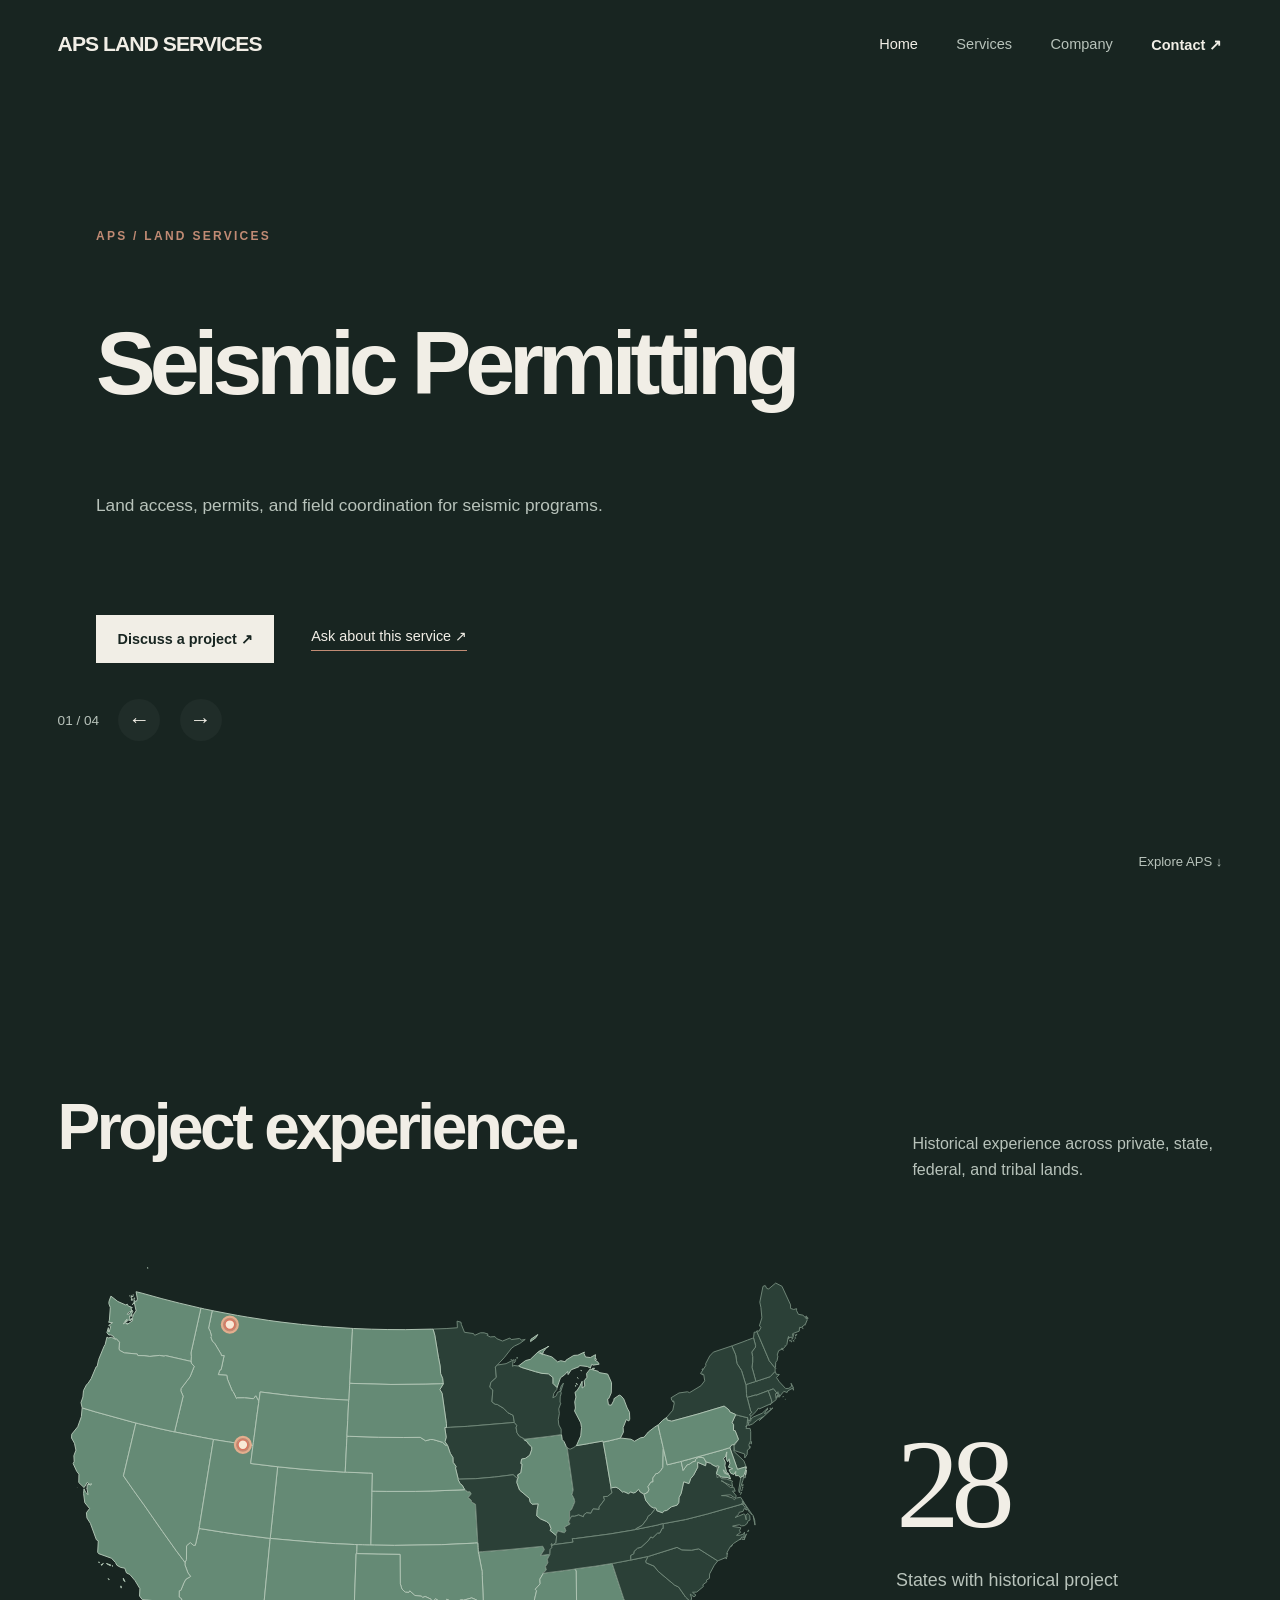
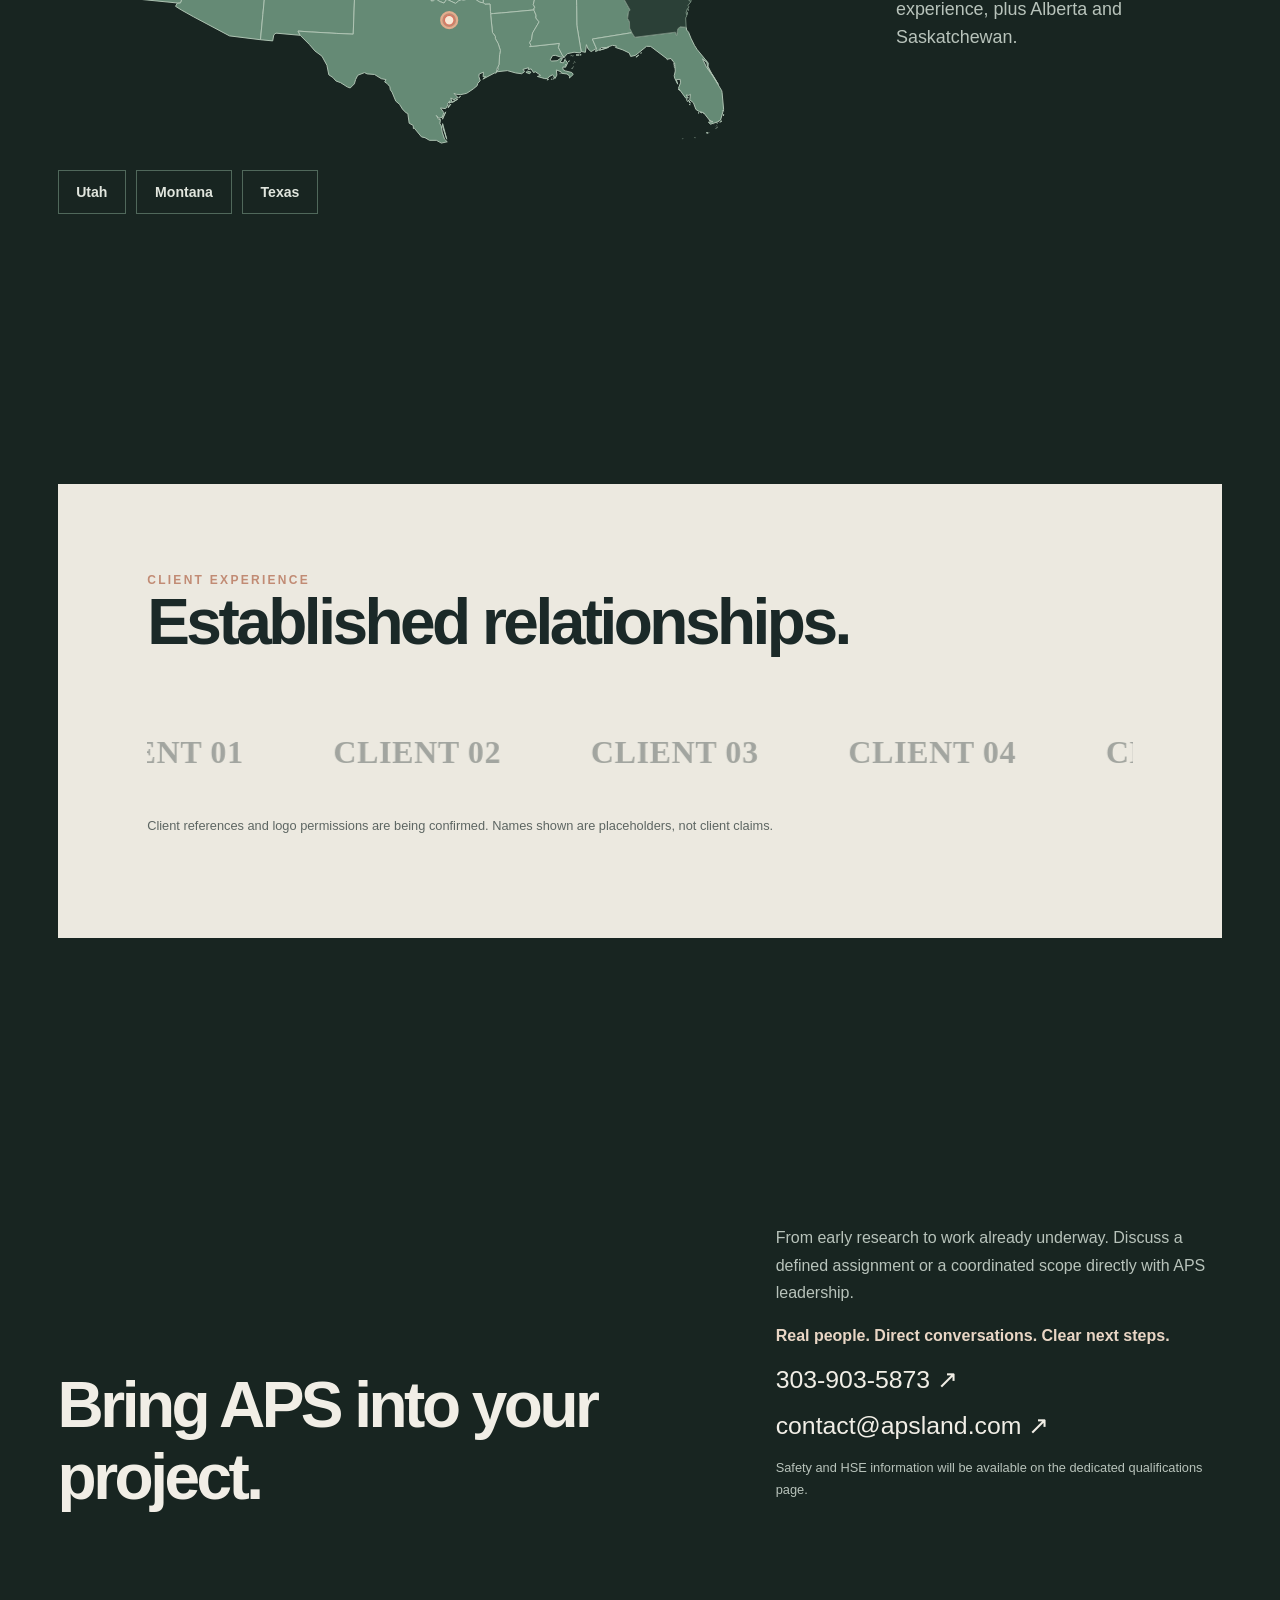
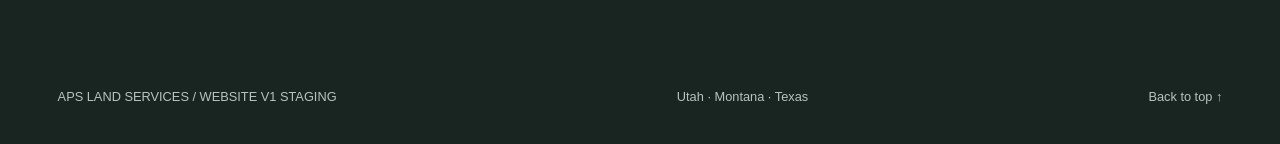
<file: index.html>
<!DOCTYPE html>

<html lang="en"><head><meta charset="utf-8"/><meta content="width=device-width,initial-scale=1" name="viewport"/><title>APS Land Services | Seismic, Right-of-Way, Title &amp; GIS</title><meta content="noindex,nofollow" name="robots"/><style>
:root{--bg:#182521;--fg:#f1eee6;--muted:#b8c3bb;--accent:#c18b74;--surface:#22352e;--opposite:#ece9e0;--oppfg:#1b2928}*{box-sizing:border-box}html{scroll-behavior:smooth}body{margin:0;background:var(--bg);color:var(--fg);font-family:Arial,Helvetica,sans-serif;-webkit-font-smoothing:antialiased}a{color:inherit}button{font:inherit;cursor:pointer}button:focus-visible,a:focus-visible{outline:2px solid var(--accent);outline-offset:5px}.wrap{width:min(1440px,calc(100% - 9vw));margin:auto}.nav{height:88px;display:flex;align-items:center;justify-content:space-between;gap:3rem;position:relative;z-index:5}.brand{text-decoration:none;font-weight:850;font-stretch:condensed;letter-spacing:-.045em;font-size:1.32rem;white-space:nowrap}.brand small{display:block;font-size:.52rem;letter-spacing:.22em;font-weight:600;margin-top:2px;color:var(--accent)}.links{display:flex;gap:clamp(1.4rem,3vw,3.7rem);align-items:center}.links a{text-decoration:none;font-size:.91rem;color:var(--muted);transition:color .2s}.links a:hover,.links a[aria-current]{color:var(--fg)}.links .contact{color:var(--fg);font-weight:700}.menu{display:none;background:none;border:0;color:var(--fg);font-size:1.6rem}.hero{min-height:calc(100svh - 88px);position:relative;display:flex;flex-direction:column;justify-content:center;padding:9vh 0 11vh}.hero-inner{position:relative;min-height:400px;display:flex;flex-direction:column;justify-content:center}.eyebrow{font-size:.75rem;text-transform:uppercase;letter-spacing:.19em;color:var(--accent);font-weight:700}.hero h1{font-family:Georgia,'Times New Roman',serif;font-size:clamp(3.4rem,7vw,8.4rem);line-height:1.07;font-weight:400;letter-spacing:-.055em;max-width:1050px;margin:2.2rem 0 1.6rem}.hero .description{font-size:clamp(1.02rem,1.35vw,1.26rem);line-height:1.65;color:var(--muted);max-width:590px;min-height:3.6em}.hero-actions{display:flex;align-items:center;gap:2.3rem;margin-top:2.4rem;flex-wrap:wrap}.primary{display:inline-flex;align-items:center;justify-content:center;background:var(--fg);color:var(--bg);text-decoration:none;padding:1rem 1.35rem;font-size:.9rem;font-weight:700;min-height:48px}.secondary{text-decoration:none;font-size:.9rem;border-bottom:1px solid var(--accent);padding-bottom:.35rem}.controls{display:flex;align-items:center;gap:1.2rem;margin-top:clamp(3rem,7vh,6rem)}.controls span{font-size:.85rem;color:var(--muted);font-variant-numeric:tabular-nums}.controls button{background:none;border:1px solid transparent;color:var(--fg);font-size:1.35rem;width:42px;height:42px}.controls button:hover{border-color:var(--muted)}.controls .pause{font-size:.75rem;width:auto;padding:0 12px}.jump{font-size:.82rem;color:var(--muted);text-decoration:none;position:absolute;bottom:3.5vh;right:0}.section{padding:clamp(7rem,15vh,13rem) 0}.section-head{display:flex;justify-content:space-between;align-items:baseline;gap:2rem;margin-bottom:clamp(3rem,6vw,7rem)}.section h2{font:400 clamp(2.6rem,5vw,5.8rem)/1.12 Georgia,serif;letter-spacing:-.045em;margin:0}.section-head p{max-width:310px;color:var(--muted);line-height:1.65;font-size:1rem}.map-area{display:grid;grid-template-columns:1.4fr .6fr;align-items:center;gap:clamp(2rem,6vw,8rem)}.map-area svg{width:100%;height:auto;overflow:visible}.map-area svg path{fill:none;stroke:var(--muted);stroke-width:1.2;opacity:.65}.map-area svg circle{fill:var(--accent)}.reach-stat{font:400 clamp(5rem,10vw,10rem)/1 Georgia,serif;letter-spacing:-.07em}.reach-label{font-size:1.12rem;line-height:1.6;color:var(--muted);max-width:290px}.note{font-size:.8rem;color:var(--muted);line-height:1.6}.client-panel{padding:clamp(3rem,7vw,8rem);background:var(--opposite);color:var(--oppfg)}.client-panel h2{max-width:800px}.logo-row{display:flex;gap:clamp(2rem,6vw,8rem);align-items:center;overflow:hidden;margin-top:6rem;white-space:nowrap}.logo-row span{font:700 clamp(1.1rem,2.5vw,2.4rem)/1 Georgia,serif;opacity:.35;letter-spacing:.02em}.client-panel .note{color:var(--oppfg);opacity:.68;margin-top:3rem}.closing{display:grid;grid-template-columns:1.2fr .8fr;gap:3rem;align-items:end}.closing h2{max-width:700px}.closing p{line-height:1.7;color:var(--muted)}.closing a{display:block;text-decoration:none;font-size:clamp(1rem,2vw,1.55rem);margin:1rem 0}.footer{padding:2.5rem 0;display:flex;justify-content:space-between;gap:2rem;color:var(--muted);font-size:.8rem}.footer a{text-decoration:none}.hero [data-slide]{transition:opacity .45s ease,transform .45s ease}.hero [data-slide].changing{opacity:0;transform:translateY(9px)}
/* Distinct editorial architecture */
body.ledger .hero{min-height:calc(94svh - 88px)}body.ledger .hero-inner{padding-left:clamp(0px,8vw,145px)}body.ledger .hero h1{font-size:clamp(3.4rem,6.4vw,7.4rem);max-width:900px}body.ledger .hero .eyebrow{position:absolute;left:0;top:24%;writing-mode:vertical-rl;transform:rotate(180deg)}body.ledger .controls{justify-content:flex-end;margin-top:2rem}body.ledger .map-area{grid-template-columns:.55fr 1.45fr}body.ledger .map-area .map-copy{grid-column:1;grid-row:1}body.ledger .map-area .map-art{grid-column:2;grid-row:1}body.ledger .client-panel{margin:0 4.5vw}body.ledger .closing{grid-template-columns:.85fr 1.15fr}body.ledger .closing .contact-links{grid-column:1;grid-row:1}body.ledger .closing h2{grid-column:2;grid-row:1}body.gallery .section.map-section{padding-top:12rem}body.gallery .client-panel{margin:0 4.5vw}body.gallery .hero h1{font-family:Arial,Helvetica,sans-serif;font-weight:750;letter-spacing:-.067em;font-size:clamp(3.4rem,7vw,8.2rem)}body.gallery .hero-inner{padding-left:clamp(0px,3vw,50px)}body.gallery .section h2{font-family:Arial,Helvetica,sans-serif;font-weight:650;letter-spacing:-.055em}
@media(max-width:800px){.wrap{width:calc(100% - 42px)}.nav{height:75px}.menu{display:block}.links{display:none;position:absolute;top:75px;left:-21px;right:-21px;background:var(--surface);padding:2rem;flex-direction:column;align-items:flex-start}.links.open{display:flex}.hero{min-height:calc(95svh - 75px);padding:3rem 0 6rem}.hero-inner{min-height:360px}.hero h1{font-size:clamp(3.2rem,11vw,5.5rem)}.hero-actions{gap:1.4rem}.section{padding:6rem 0}.section-head{display:block}.section-head p{margin-top:2rem}.map-area,body.ledger .map-area,.closing,body.ledger .closing{display:flex;flex-direction:column;align-items:stretch}.client-panel,body.ledger .client-panel,body.gallery .client-panel{margin:0}.logo-row{margin-top:3rem}.footer{flex-direction:column}.hero .jump{bottom:1rem}body.ledger .hero-inner{padding-left:0}body.ledger .hero .eyebrow{position:static;writing-mode:initial;transform:none}}
@media(prefers-reduced-motion:reduce){html{scroll-behavior:auto}*,*:before,*:after{transition:none!important;animation:none!important}}

/* Gallery 14 architecture retained. Fixes are isolated to the hero, map, and marquee. */
.hero-inner{min-height:440px}.hero h1{min-height:2.14em;display:flex;align-items:center}.hero .description{min-height:3.4em}
.hero [data-slide]{transition:opacity .4s ease!important;transform:none!important}.hero [data-slide].changing{opacity:0!important;transform:none!important}
/* Reserve identical layout coordinates for every slide, including long titles. */
.map-art{position:relative;min-width:0;width:100%;}
#us-map{position:relative;width:100%;aspect-ratio:860 / 535;min-height:300px}
#us-map svg{position:relative!important;inset:auto!important;width:100%!important;height:100%!important;display:block!important;overflow:visible!important}
.map-art #us-map svg path[data-state]{fill:#2b4037;stroke:#718779;stroke-width:1.1;opacity:1;cursor:pointer;transition:fill .18s ease,stroke .18s ease}
.map-art #us-map svg path[data-state].covered{fill:#658a75;stroke:#b0c5b4}
.map-art #us-map svg path[data-state].hovered,.map-art #us-map svg path[data-state].pinned,.map-art #us-map svg path[data-state]:focus-visible{fill:#d8a78e;stroke:#f1eee6;outline:none}
.map-art #us-map svg .map-location circle{opacity:1}
.map-panel{position:absolute;left:12px;bottom:0;background:#f1eee6;color:#182521;padding:10px 15px;font-size:14px;opacity:0;pointer-events:none;transition:opacity .2s}.map-panel.msp-visible{opacity:1}
.marquee{overflow:hidden;cursor:grab;touch-action:pan-y;user-select:none;position:relative}.marquee.dragging{cursor:grabbing}.marquee-track{display:flex;width:max-content;transform:translate3d(0,0,0);will-change:transform}.marquee-set{display:flex;gap:clamp(3rem,7vw,8rem);align-items:center;padding-right:clamp(3rem,7vw,8rem)}.client-mark{font:700 clamp(1.1rem,2.4vw,2.2rem)/1 Georgia,serif;opacity:.35;white-space:nowrap;letter-spacing:.02em}
@media(max-width:800px){.hero-inner{min-height:390px}.hero h1{min-height:2.35em}#us-map{min-height:220px}.map-area{gap:2rem}.map-art #us-map svg{max-height:none}}
@media(prefers-reduced-motion:reduce){.hero [data-slide]{transition:none!important}}

/* Gallery 18: polish only, preserving Gallery 14/17 composition. */
.hero h1{max-width:1120px;text-wrap:balance}
.hero .description{max-width:610px}
.hero-actions .primary{transition:background-color .2s ease,color .2s ease}
.hero-actions .primary:hover{background:#d8b29d;color:#15231e}
.secondary:hover{color:#f1eee6;border-bottom-color:#f1eee6}
#us-map{width:100%;height:auto;aspect-ratio:860/535;min-height:0;isolation:isolate}
#us-map svg{display:block;width:100%!important;height:auto!important;max-height:540px;aspect-ratio:860/535}
.map-art{width:100%;min-width:0}
.map-panel{z-index:2;bottom:8px;left:8px;box-shadow:0 6px 20px #0003}
.client-panel .marquee{margin-top:clamp(3rem,6vw,6rem)}
.client-mark{transition:opacity .2s ease;opacity:.48}
.marquee:hover .client-mark{opacity:.66}
.closing .contact-links a{width:fit-content;border-bottom:1px solid transparent;transition:border-color .2s ease}
.closing .contact-links a:hover{border-color:var(--accent)}
@media(max-width:800px){.hero h1{font-size:clamp(2.65rem,10.8vw,5.2rem);min-height:2.3em}.hero-inner{min-height:410px}.hero .description{font-size:1.02rem;min-height:5.1em}.map-art #us-map{aspect-ratio:860/535;min-height:0}.map-art #us-map svg{max-height:none}.reach-stat{font-size:clamp(5rem,22vw,8rem)}.section-head{margin-bottom:2.5rem}.client-panel{padding:5rem 21px}.closing h2{font-size:clamp(2.5rem,10vw,4rem)}}
@media(max-width:420px){.hero-inner{min-height:420px}.hero-actions{gap:1.15rem}.hero-actions .secondary{font-size:.83rem}.controls{margin-top:2.3rem}}
</style><style>
/* Gallery 19: targeted refinement, preserving Gallery 14 spatial architecture */
.hero-inner{min-height:430px}.hero h1{height:2.22em;display:flex;align-items:center;margin-top:1.4rem;margin-bottom:.6rem;max-width:1120px}.hero .description{height:4em;min-height:4em;display:flex;align-items:flex-start}.hero [data-slide]{transition:opacity .4s ease!important;transform:none!important}.hero [data-slide].changing{opacity:0!important;transform:none!important}
.controls{margin-top:clamp(1.8rem,4vh,3.5rem)}.controls button{border:0!important;border-radius:50%;background:rgba(255,255,255,.035);transition:background .2s}.controls button:hover{background:rgba(255,255,255,.12)}
.map-art{isolation:isolate}.map-art #us-map{width:100%;height:auto;aspect-ratio:860/535;min-height:0;position:relative}.map-art #us-map svg{display:block;width:100%!important;height:100%!important;max-height:none!important;overflow:visible}.map-art #us-map .map-location{cursor:pointer;outline:none}.map-art #us-map .map-location .location-ring{stroke:#e3ae8e!important;stroke-width:2.5!important}.map-art #us-map .map-location .location-dot{fill:#f8e9d7!important}.map-art #us-map .map-location:focus-visible .location-ring,.map-art #us-map .map-location.pinned .location-ring,.map-art #us-map .map-location.hovered .location-ring{stroke:#fff8eb!important;stroke-width:4!important}
.location-index{display:flex;align-items:center;flex-wrap:wrap;gap:.65rem;margin:1.2rem 0 0}.location-choice{appearance:none;border:1px solid #50685b;background:transparent;color:#e1e6de;padding:.72rem 1.1rem;min-height:44px;cursor:pointer;font:600 .88rem Arial,sans-serif;transition:background .2s,border-color .2s}.location-choice:hover,.location-choice[aria-pressed=true],.location-choice:focus-visible{background:#334e40;border-color:#d6aa8c;color:#fff}.map-float{pointer-events:none;position:absolute;z-index:8;top:0;left:0;opacity:0;transform:translate3d(-1000px,-1000px,0);background:#f1eee6;color:#182521;padding:.7rem .95rem;font-size:.84rem;font-weight:700;white-space:nowrap;box-shadow:0 10px 30px #0003;transition:opacity .14s}.map-float.visible{opacity:1}.map-panel{pointer-events:none}.contact-human{font-weight:600!important;color:#e9d6c5!important;margin-top:1rem}.closing a:hover{color:#d9a58a}.client-panel .marquee{margin-top:clamp(3rem,6vw,6rem)}
@media(max-width:800px){.hero-inner{min-height:420px}.hero h1{height:2.4em;font-size:clamp(2.6rem,10.6vw,5rem)}.hero .description{height:5.2em;min-height:5.2em}.map-art #us-map{aspect-ratio:860/535}.map-float{display:none}.location-index{justify-content:flex-start}.closing{gap:2rem}}
@media(prefers-reduced-motion:reduce){.hero [data-slide]{transition:none!important}.map-float{transition:none!important}}
</style><meta content="Seismic permitting, right-of-way acquisition, title and leasing, and GIS services for energy and infrastructure projects." name="description"/><link href="favicon.ico" rel="icon"/><link href="apple-touch-icon.png" rel="apple-touch-icon"/></head><body class="gallery"><header class="wrap nav"><a aria-label="APS Land Services home" class="brand" href="./">APS LAND SERVICES</a><button aria-expanded="false" aria-label="Toggle navigation" class="menu">☰</button><nav aria-label="Main navigation" class="links"><a aria-current="page" href="./">Home</a><a href="services/">Services</a><a href="company/">Company</a><a class="contact" href="contact/">Contact ↗</a></nav></header>
<main id="home"><section class="hero wrap" id="capabilities"><div aria-label="APS core capabilities" class="hero-inner"><div class="eyebrow">APS / LAND SERVICES</div><h1 data-slide="title">Seismic Permitting</h1><p class="description" data-slide="desc">Land access, permits, and field coordination for seismic programs.</p><div class="hero-actions"><a class="primary" href="contact/">Discuss a project ↗</a><a class="secondary" data-slide="service" href="services/">Ask about this service ↗</a></div></div><div aria-label="Capability slides" class="controls"><span aria-live="off" id="count">01 / 04</span><button aria-label="Previous capability" id="prev">←</button><button aria-label="Next capability" id="next">→</button></div><a class="jump" href="#geography">Explore APS ↓</a></section>
<section class="section map-section" id="geography"><div class="wrap"><div class="section-head"><h2>Project experience.</h2><p>Historical experience across private, state, federal, and tribal lands.</p></div><div class="map-area"><div class="map-art"><div aria-label="APS historical state experience map" id="us-map"></div><div aria-live="polite" class="map-panel" id="map-state-panel"><span id="msp-name"></span></div><div aria-label="APS locations" class="location-index"><button aria-pressed="false" class="location-choice" data-location="Cove, UT" type="button">Utah</button><button aria-pressed="false" class="location-choice" data-location="Whitefish, MT" type="button">Montana</button><button aria-pressed="false" class="location-choice" data-location="Dallas, TX" type="button">Texas</button></div><div aria-hidden="true" class="map-float" id="map-float"></div></div><div class="map-copy"><div class="reach-stat">28</div><p class="reach-label">States with historical project experience, plus Alberta and Saskatchewan.</p></div></div></div></section>
<section class="section" id="clients"><div class="client-panel"><div class="eyebrow">Client experience</div><h2>Established relationships.</h2><div aria-label="Interactive demonstration client marquee; company logos pending approval" class="logo-row marquee" tabindex="0"><div class="marquee-track"><div aria-hidden="false" class="marquee-set"><span class="client-mark">CLIENT 01</span><span class="client-mark">CLIENT 02</span><span class="client-mark">CLIENT 03</span><span class="client-mark">CLIENT 04</span><span class="client-mark">CLIENT 05</span><span class="client-mark">CLIENT 06</span></div><div aria-hidden="true" class="marquee-set"><span class="client-mark">CLIENT 01</span><span class="client-mark">CLIENT 02</span><span class="client-mark">CLIENT 03</span><span class="client-mark">CLIENT 04</span><span class="client-mark">CLIENT 05</span><span class="client-mark">CLIENT 06</span></div></div></div><p class="note">Client references and logo permissions are being confirmed. Names shown are placeholders, not client claims.</p></div></section>
<section class="section" id="contact"><div class="wrap closing"><h2>Bring APS into your project.</h2><div class="contact-links"><p>From early research to work already underway. Discuss a defined assignment or a coordinated scope directly with APS leadership.</p><p class="contact-human">Real people. Direct conversations. Clear next steps.</p><a href="tel:3039035873">303-903-5873 ↗</a><a href="mailto:contact@apsland.com">contact@apsland.com ↗</a><p class="note">Safety and HSE information will be available on the dedicated qualifications page.</p></div></div></section></main><footer class="footer wrap" id="company"><span>APS LAND SERVICES / WEBSITE V1 STAGING</span><span>Utah · Montana · Texas</span><a href="#home">Back to top ↑</a></footer>
<script>
(()=>{
const slides=[['Seismic Permitting','Land access, permits, and field coordination for seismic programs.','seismic-permitting'],['Right-of-Way Acquisition','Easements, access agreements, and tract-by-tract acquisition.','right-of-way-acquisition'],['Title and Leasing','Surface and mineral ownership research, curative, and leasing.','title-leasing'],['GIS Services','Project mapping, tract platting, and spatial data reconciliation.','gis']];
let index=0,timer=null,transitionTimer=null;
const title=document.querySelector('[data-slide="title"]'),desc=document.querySelector('[data-slide="desc"]'),link=document.querySelector('[data-slide="service"]'),count=document.getElementById('count'),items=[title,desc,link];
const reduced=matchMedia('(prefers-reduced-motion: reduce)');let hold=false;
function show(n){clearTimeout(transitionTimer);index=(n+slides.length)%slides.length;items.forEach(el=>el.classList.add('changing'));transitionTimer=setTimeout(()=>{title.textContent=slides[index][0];desc.textContent=slides[index][1];link.href='services/'+slides[index][2]+'/';link.setAttribute('aria-label','Ask APS about '+slides[index][0]);count.textContent=String(index+1).padStart(2,'0')+' / 04';items.forEach(el=>el.classList.remove('changing'))},reduced.matches?0:200)}
function schedule(){clearInterval(timer);if(!reduced.matches)timer=setInterval(()=>{if(!document.hidden&&!hold)show(index+1)},4000)}
document.getElementById('prev').addEventListener('click',()=>{show(index-1);schedule()});document.getElementById('next').addEventListener('click',()=>{show(index+1);schedule()});
const hero=document.querySelector('.hero');hero.addEventListener('focusin',()=>{hold=true});hero.addEventListener('focusout',()=>{hold=hero.contains(document.activeElement)});
document.addEventListener('visibilitychange',()=>{if(document.hidden)clearInterval(timer);else schedule()});reduced.addEventListener('change',schedule);
const menu=document.querySelector('.menu'),nav=document.querySelector('.links');menu.addEventListener('click',()=>{let open=nav.classList.toggle('open');menu.setAttribute('aria-expanded',String(open))});nav.querySelectorAll('a').forEach(a=>a.addEventListener('click',()=>{nav.classList.remove('open');menu.setAttribute('aria-expanded','false')}));schedule();
// Frame-driven seamless marquee; pointer dragging and keyboard nudging.
const view=document.querySelector('.marquee'),track=view.querySelector('.marquee-track');let x=0,last=0,drag=false,dragX=0,slow=false;
function frame(t){const half=track.scrollWidth/2;if(half){if(!drag&&!reduced.matches){const dt=Math.min(50,t-(last||t));x-=dt*(slow?.018:.045)}x=((x%half)+half)%half-half;track.style.transform='translate3d('+x+'px,0,0)'}last=t;requestAnimationFrame(frame)}
view.addEventListener('mouseenter',()=>slow=true);view.addEventListener('mouseleave',()=>slow=false);
view.addEventListener('pointerdown',e=>{drag=true;dragX=e.clientX;view.classList.add('dragging');view.setPointerCapture(e.pointerId)});
view.addEventListener('pointermove',e=>{if(drag){x+=e.clientX-dragX;dragX=e.clientX}});
function release(){drag=false;view.classList.remove('dragging')}view.addEventListener('pointerup',release);view.addEventListener('pointercancel',release);
view.addEventListener('keydown',e=>{if(e.key==='ArrowRight'||e.key==='ArrowLeft'){e.preventDefault();x+=e.key==='ArrowRight'?-75:75}});
requestAnimationFrame(frame);
})();</script><script>/* ================= MAP SETUP ================= */
(function () {
  var mapEl = document.getElementById('us-map');
  if (!mapEl) return;

  /* Covered states */
  var COVERED = [
    'AL','AR','AZ','CA','CO','FL','ID','IL','KS','LA','MD','MI','MS','MT',
    'ND','NE','NV','NM','OH','OK','OR','PA','SD','TX','UT','WA','WV','WY'
  ];

  /* Build map SVG */
  var pathStrings = [
  '<path id="MA" data-state="MA" data-name="Massachusetts" d="m 956.31178,153.05085 -0.29118,-0.19412 0,0.29119 0.29118,-0.0971 z m -2.91189,-2.6207 0.67944,-0.29119 0,-0.38825 -0.67944,0.67944 z m 12.03583,-7.57092 -0.0971,-1.35889 -0.19412,-0.7765 0.29119,2.13539 z m -42.41659,-9.9975 -0.67944,0.29119 -5.5326,1.65007 -1.94126,0.67944 -2.23245,0.67944 -0.7765,0.29119 0,0.29119 0.29118,5.04728 0.29119,4.65903 0.29119,4.27078 0.48532,0.29119 1.74714,-0.48532 7.86211,-2.32951 0.19412,0.48531 13.97709,-5.33847 0.0971,0.19413 1.26182,-0.48532 4.4649,-1.74713 4.27078,5.14434 0,0 0.58238,-0.48531 0.29119,-1.45595 -0.0971,2.32952 0,0 0.97063,0 0.29119,1.16475 0.87357,1.65008 0,0 4.56197,-5.5326 3.78546,1.26182 0.87357,-1.94126 6.21204,-3.30015 -2.62071,-5.14435 0.67945,3.30015 -3.20309,2.42658 -3.59133,0.29119 -7.18267,-7.66799 -3.20309,-4.85315 3.20309,-3.39721 -3.30015,-0.19413 -1.35888,-3.20308 -0.0971,-0.19413 -5.53259,6.01791 -12.22996,4.07666 -3.97959,1.26182 0,0 z"/>',
  '<path id="MN" data-state="MN" data-name="Minnesota" d="m 558.54712,73.847349 1.94126,6.891482 4.07665,24.848159 1.94126,9.90044 0.58238,8.73568 2.23246,5.24141 0.48531,4.4649 0.38825,1.45595 -0.0971,0.29119 -3.88252,6.40616 2.52364,4.27078 4.85315,34.16622 0.19413,4.4649 4.85315,-0.29119 19.12144,-1.06769 47.75505,-3.97959 4.7561,-0.48532 0,-0.48531 -1.35889,-7.47386 -5.92085,-3.00896 -4.65903,-4.85315 -7.37679,-4.46491 -2.32952,-0.19412 -3.59133,-2.71777 0.97063,-13.39471 -3.39721,-3.10602 1.16476,-5.43554 6.21204,-5.62966 -1.0677,-11.64757 2.23245,-2.52364 0,0 7.57093,-7.95918 8.63861,-11.065195 3.30015,-2.329514 5.82379,-2.814831 6.11497,-4.561967 -4.07665,0.776505 -2.42658,-1.844199 -9.31806,1.261821 -1.45594,-1.747136 -8.34743,3.397209 -6.69736,-2.814831 -1.84419,-2.232452 -5.33848,0.388253 -3.59133,-1.844199 1.16476,-1.358884 -4.56197,-1.455947 -4.07665,0 -6.50323,2.814831 -1.26182,-1.941263 -10.28869,-1.455947 -3.49427,-8.73568 -0.38826,-2.620705 -4.4649,-1.26182 0.38825,7.47386 -11.8417,0.873568 -14.65653,0.582379 -0.97063,0.09706 z"/>',
  '<path id="MT" data-state="MT" data-name="Montana" d="m 465.65771,72.973781 -32.12789,-2.135389 -23.39221,-2.232451 -23.29515,-2.717768 -14.46241,-1.941262 -23.10102,-3.591336 -11.55051,-1.941262 -25.81879,-4.950219 -2.71777,-0.582379 -4.17371,19.800877 1.8442,3.591335 1.45595,5.532598 -0.87357,0.776505 1.8442,5.047282 2.52364,2.135389 7.18267,12.035829 0.67944,2.03832 2.91189,-0.19412 -3.39721,15.91835 -1.35888,0.38825 -1.8442,5.33847 9.60925,0.67944 0.77651,4.46491 5.43553,13.29765 0.97063,0.7765 3.78546,7.76505 0.97063,-0.7765 8.05624,-0.0971 10.19163,1.0677 2.52364,-3.30015 3.00896,5.43553 0.58238,0.29119 0.0971,-0.58237 1.35888,-9.51219 33.19559,4.07665 26.49823,2.52364 13.97709,1.16476 24.94522,1.45595 1.26182,0.0971 0.29119,0 0.0971,-1.35888 0.29119,-6.69736 0.38825,-8.83274 0.0971,-2.23246 0.19413,-3.88252 1.55301,-30.47782 1.26182,-23.683401 0.0971,-3.882525 -1.8442,-0.09706 z"/>',
  '<path id="ND" data-state="ND" data-name="North Dakota" d="m 556.50879,73.847349 -29.31306,0.582379 -20.48032,-0.09706 -17.56842,-0.388253 -20.57738,-0.776505 -1.0677,-0.09706 -0.0971,3.882525 -1.26182,23.683405 -1.55301,30.47782 -0.19413,3.88252 3.78546,0.19413 42.80484,1.16476 39.50469,-0.29119 16.40367,-0.48532 3.30014,-0.19412 -0.38825,-1.45595 -0.48531,-4.4649 -2.23246,-5.24141 -0.58238,-8.73568 -1.94126,-9.90044 -4.07665,-24.848163 -1.94126,-6.891482 -2.03833,0 z"/>',
  '<path id="ID" data-state="ID" data-name="Idaho" d="m 309.0949,52.881715 -8.63862,-1.747136 -2.81483,-0.679442 -1.26182,-0.291189 -11.25932,50.666952 0.48532,4.17371 -0.38826,4.36784 0.19413,0.97063 0,0.0971 0.0971,1.84419 3.30015,3.59134 -4.75609,11.93876 -10.09457,13.20059 -0.29119,2.42658 2.62071,6.21204 -9.221,38.24287 -0.38825,2.03832 2.71776,0.58238 27.46887,5.43553 10.96813,2.03833 2.81483,0.48532 2.71777,0.48531 13.97709,2.23245 25.04228,3.78546 2.81483,0.38826 0.38825,-3.20309 0.87357,-6.3091 3.30015,-25.23641 1.74714,-12.52114 0.38825,-3.20309 -0.58238,-0.29119 -3.00896,-5.43553 -2.52364,3.30015 -10.19163,-1.0677 -8.05624,0.0971 -0.97063,0.7765 -3.78546,-7.76505 -0.97063,-0.7765 -5.43553,-13.29765 -0.77651,-4.46491 -9.60925,-0.67944 1.8442,-5.33847 1.35888,-0.38825 3.39721,-15.91835 -2.91189,0.19412 -0.67944,-2.03832 -7.18267,-12.035829 -2.52364,-2.135389 -1.8442,-5.047282 0.87357,-0.776505 -1.45595,-5.532598 -1.8442,-3.591335 4.17371,-19.800877 -0.0971,0 z"/>',
  '<path id="WA" data-state="WA" data-name="Washington" d="m 192.13384,77.050432 0.0971,-1.650073 -0.19412,0.09706 0.0971,1.55301 z m 20.67445,-8.832744 0.58237,-0.970631 -0.67944,-0.09706 0.0971,1.067694 z m -1.8442,-1.747136 0.58237,-1.941262 -0.58237,-0.194127 0,2.135389 z m 7.0856,-2.814831 -0.0971,-1.941262 -1.65007,2.523641 1.74713,-0.582379 z m 0.19413,-4.076651 0.29119,-1.941262 -0.19413,-0.485316 -0.0971,2.426578 z m 0.29119,-9.512185 -0.0971,-1.067695 -0.38826,-0.09706 0.48532,1.164758 z m 3.10602,-6.406166 -0.87357,-0.09706 -1.74713,2.717767 2.6207,-2.620704 z m -2.42658,-2.620705 0.48532,-0.388252 0.0971,-0.291189 -0.58238,0.679441 z m -0.48531,0.29119 -0.29119,-1.941263 -0.87357,1.650073 1.16476,0.29119 z m -0.48532,-2.717768 -0.87357,-0.388252 0.67944,0.970631 0.19413,-0.582379 z m 2.91189,1.650074 0,-1.261821 -0.29119,0.485316 0.29119,0.776505 z m 0.87357,-1.261821 -0.38825,-0.291189 -0.0971,0 0.48531,0.291189 z m -5.5326,-2.135389 -0.48531,-0.388252 -0.19413,-0.09706 0.67944,0.485315 z m 3.59134,-0.388252 -2.6207,0.679442 0.67944,0.194126 1.94126,-0.873568 z m -2.13539,-0.194126 -0.48531,-0.582379 -0.0971,0.09706 0.58238,0.485316 z m 2.03833,-1.164758 -0.38826,0 0.48532,0.194126 -0.0971,-0.194126 z m -19.02438,49.793381 3.49428,3.785461 -0.58238,7.279734 0.67944,1.8442 5.24141,2.81483 14.75359,1.35888 0.58238,1.74714 6.98855,0.0971 6.60029,0.87357 10.774,-1.16476 5.33848,0.87357 1.45594,-0.67944 27.27474,6.21204 1.8442,0.38825 -0.19413,-0.97063 0.38826,-4.36784 -0.48532,-4.17371 11.25932,-50.666952 -1.55301,-0.29119 -22.71277,-5.338471 -19.80087,-5.047282 -22.42159,-6.21204 -6.69735,-1.650073 1.55301,8.444491 -1.45595,2.717768 -2.6207,-1.358884 2.52364,11.744637 -2.71777,3.882525 -1.26182,3.591336 0,3.688398 -5.72672,3.979588 -2.42658,-1.55301 -2.32952,1.164758 4.27078,-5.532598 -1.06769,3.785462 2.42658,-2.620705 1.94126,0.388253 -0.58238,-4.853156 1.26182,0.194126 2.6207,-5.823787 -0.87356,-0.873568 -3.39721,4.36784 -2.23246,0.09706 2.42658,-2.717767 2.71777,-0.679442 -0.97063,-4.950219 -2.71777,-0.679442 -1.35888,-2.329515 -1.65008,0.873568 -8.9298,-3.882524 -7.86211,-6.114977 -2.13539,5.92085 -0.19413,2.523641 1.65007,4.464904 -1.06769,14.462405 -0.77651,2.232452 4.36784,0.388252 -4.36784,3.10602 2.32952,1.164757 -1.8442,6.21204 -0.87357,-4.853156 -1.65007,5.629661 2.23245,2.717767 2.42658,-0.194126 2.91189,1.747136 1.45595,2.814831 1.74713,0 0,0 z m 35.5251,-79.688825 -0.29119,-0.873568 -0.0971,0.679442 0.38825,0.194126 z"/>',
  '<path id="AZ" data-state="AZ" data-name="Arizona" d="m 372.18593,309.90486 -32.71027,-4.07665 -17.56843,-2.52365 -25.04228,-3.97958 -2.52364,-0.38826 0,0.19413 -4.27078,18.83025 -2.23245,-0.0971 -3.39721,-3.00895 -4.27078,3.59133 -0.0971,15.43304 -1.55301,3.30014 0,0.29119 0,0.0971 -0.19413,2.42657 3.39721,9.12394 3.00896,4.07665 -5.43554,3.20308 -2.13539,3.97959 -3.49427,8.54155 -1.74713,0.38826 -0.0971,7.0856 3.00896,2.23246 -1.55301,4.27077 -3.49427,0.19413 0,0 -2.03833,3.78546 6.98855,4.36784 13.20058,7.3768 40.76651,21.64507 34.55447,4.27078 0.38825,0 2.71777,-28.63362 0.67944,-7.08561 7.27974,-75.12685 0.38825,-3.49427 -2.52364,-0.29119 z"/>',
  '<path id="CA" data-state="CA" data-name="California" d="m 206.01387,363.77489 0.38825,2.13539 0,0.38825 -0.38825,-2.52364 z m -14.26828,-8.34743 0.67944,1.45595 0.38825,-0.0971 -1.06769,-1.35888 z m 16.98604,-0.29119 0.29119,2.52364 1.74714,1.26182 -2.03833,-3.78546 z m -11.74463,-13.78296 -1.0677,-0.29119 0.87357,0.38825 0.19413,-0.0971 z m -10.77401,-2.9119 -2.6207,1.55301 0.67944,0.67945 1.94126,-2.23246 z m -5.04728,-1.8442 -0.19413,0.77651 0.87357,0.19413 -0.67944,-0.97064 z m 8.54155,1.94127 4.27078,2.42658 0.77651,-0.67945 -5.04729,-1.74713 z m -33.09852,-85.51261 -0.0971,0.0971 0.0971,-0.0971 0,0 z m 10.38575,0.48531 -0.0971,-0.29119 0,0.38826 0.0971,-0.0971 z m 56.00542,-73.6709 -3.78546,-0.97064 -41.54301,-11.45344 -15.43304,-4.65903 0,0.38825 -0.87357,9.60925 -4.07665,11.35638 -6.79442,8.44449 -0.19412,4.27078 3.30014,5.92085 1.65008,7.76505 -2.32952,6.3091 0.38825,6.30911 -1.16475,2.6207 3.97958,8.63862 2.52364,3.30015 -0.19412,9.41512 6.01791,5.72672 3.49427,-5.82378 3.78547,3.00895 1.45594,-1.35888 -5.24141,0.97063 -0.0971,4.95022 1.0677,6.21204 -2.9119,-2.81483 -1.65007,-3.78546 -0.48532,5.2414 1.35889,10.38576 5.43553,6.69735 -3.59133,4.65903 0.58237,5.92085 3.88253,6.01792 6.79442,18.63612 2.13539,1.16475 -0.67945,12.9094 1.0677,1.55301 14.55947,5.24141 4.4649,4.75609 1.55301,3.10602 4.27078,2.42658 4.65903,0.87357 1.94126,5.33847 3.88252,1.8442 5.82379,6.89148 5.43554,9.02687 -0.38826,8.34743 3.00896,3.97958 39.69882,3.88253 0,0 3.49427,-0.19413 1.55301,-4.27077 -3.00896,-2.23246 0.0971,-7.0856 1.74713,-0.38826 3.49427,-8.54155 2.13539,-3.97959 5.43554,-3.20308 -3.00896,-4.07665 -3.39721,-9.12394 0.19413,-2.42657 0,-0.0971 -2.52364,-3.39721 -7.76505,-10.38575 -15.04479,-21.15976 -20.96563,-30.08957 -11.8417,-16.40366 -11.45345,-16.50074 13.20058,-56.00542 0.87357,-3.68839 z"/>',
  '<path id="CO" data-state="CO" data-name="Colorado" d="m 489.6323,255.54951 0.38826,-19.02437 -4.65903,-0.19413 -23.6834,-0.87357 -2.32952,-0.0971 -1.94126,-0.0971 -28.82775,-1.8442 -19.2185,-1.55301 -23.97459,-2.32952 -2.32951,-0.29119 -0.29119,2.52365 -5.24141,50.56988 -1.8442,17.66549 -0.7765,7.66799 -0.19413,2.52364 3.00896,0.29119 48.91981,4.27077 21.54801,1.35889 21.45095,0.97063 3.10602,0.0971 1.94126,0.0971 4.07665,0.0971 1.94127,0.0971 6.11497,0.19413 1.55301,0 0,-1.94127 1.0677,-51.34639 0.0971,-5.72672 0,-1.8442 0.0971,-1.26182 z"/>',
  '<path id="NV" data-state="NV" data-name="Nevada" d="m 294.82662,295.8307 10.09457,-62.79983 5.14434,-31.44846 0.58238,-3.10601 -2.81483,-0.48532 -10.96813,-2.03833 -27.46887,-5.43553 -2.71776,-0.58238 -2.71777,-0.58238 -13.6859,-3.00895 -24.55697,-5.82379 -2.71777,-0.67944 -0.87357,3.68839 -13.20058,56.00542 11.45345,16.50074 11.8417,16.40366 20.96563,30.08957 15.04479,21.15976 7.76505,10.38575 2.52364,3.39721 0,-0.29119 1.55301,-3.30014 0.0971,-15.43304 4.27078,-3.59133 3.39721,3.00895 2.23245,0.0971 4.27078,-18.83025 0,-0.19413 0.48531,-3.10602 z"/>',
  '<path id="NM" data-state="NM" data-name="New Mexico" d="m 472.45213,324.75551 0.0971,-2.52364 0.0971,-2.52364 0.0971,-2.52364 -3.10602,-0.0971 -21.45095,-0.97063 -21.54801,-1.35889 -48.91981,-4.27077 -3.00896,-0.29119 -0.38825,3.49427 -7.27974,75.12685 -0.67944,7.08561 -2.71777,28.63362 0.38826,0.0971 13.39471,1.26183 1.26182,-6.79442 2.42658,-1.94127 27.17767,2.42658 0.19413,0 -2.42658,-4.75609 12.32701,0.87357 30.76901,1.74713 19.2185,0.87357 3.30015,-91.0452 0.67944,0.0971 0.0971,-2.62071 z"/>',
  '<path id="OR" data-state="OR" data-name="Oregon" d="m 162.2384,162.75717 15.43304,4.65903 41.54301,11.45344 3.78546,0.97064 2.71777,0.67944 24.55697,5.82379 13.6859,3.00895 2.71777,0.58238 0.38825,-2.03832 9.221,-38.24287 -2.62071,-6.21204 0.29119,-2.42658 10.09457,-13.20059 4.75609,-11.93876 -3.30015,-3.59134 -0.0971,-1.84419 0,-0.0971 -1.8442,-0.38825 -27.27474,-6.21204 -1.45594,0.67944 -5.33848,-0.87357 -10.774,1.16476 -6.60029,-0.87357 -6.98855,-0.0971 -0.58238,-1.74714 -14.75359,-1.35888 -5.24141,-2.81483 -0.67944,-1.8442 0.58238,-7.279734 -3.49428,-3.785461 -0.29118,0.09706 -0.67945,0.485315 -4.85315,-2.523641 -2.9119,0.873568 -1.94126,-0.970631 -2.03832,8.347429 -1.35889,2.329514 -6.01791,14.656531 -1.74714,8.05624 -1.06769,0.0971 -5.62966,13.39471 -3.78546,5.72672 -1.35889,0.97063 -3.49427,6.79442 -0.67944,7.18267 -2.13539,6.40617 1.26182,5.82378 0,0.0971 z m 35.5251,-79.688825 -0.29119,-0.873568 -0.0971,0.679442 0.38825,0.194126 z"/>',
  '<path id="UT" data-state="UT" data-name="Utah" d="m 352.38505,204.97962 -25.04228,-3.78546 -13.97709,-2.23245 -2.71777,-0.48531 -0.58238,3.10601 -5.14434,31.44846 -10.09457,62.79983 -0.48531,3.10602 2.52364,0.38826 25.04228,3.97958 17.56843,2.52365 32.71027,4.07665 2.52364,0.29119 0.19413,-2.52364 0.7765,-7.66799 1.8442,-17.66549 5.24141,-50.56988 0.29119,-2.52365 -1.94126,-0.19412 -24.7511,-3.00896 -3.78546,-0.48531 2.42658,-18.92731 0.19412,-1.26182 -2.81483,-0.38826 z"/>',
  '<path id="WY" data-state="WY" data-name="Wyoming" d="m 461.38694,192.16729 0.7765,-15.14184 0.97063,-20.38326 0.0971,-2.52364 -1.26182,-0.0971 -24.94522,-1.45595 -13.97709,-1.16476 -26.49823,-2.52364 -33.19559,-4.07665 -1.35888,9.51219 -0.0971,0.58237 -0.38825,3.20309 -1.74714,12.52114 -3.30015,25.23641 -0.87357,6.3091 -0.38825,3.20309 -0.19412,1.26182 -2.42658,18.92731 3.78546,0.48531 24.7511,3.00896 1.94126,0.19412 2.32951,0.29119 23.97459,2.32952 19.2185,1.55301 28.82775,1.8442 1.94126,0.0971 0.0971,-2.52364 0.48532,-10.19163 0.87357,-17.76255 0.38825,-7.57092 0.0971,-2.52364 0.0971,-2.62071 z"/>',
  '<path id="AR" data-state="AR" data-name="Arkansas" d="m 690.4559,328.05566 -10.48282,1.55301 4.27078,-6.79442 -1.8442,-3.78546 -36.98105,3.59134 -31.25432,2.52364 -4.56197,0.29119 0.58238,2.71776 3.78546,19.60675 0.0971,4.36784 1.0677,26.40117 0.0971,4.36784 0.29119,0.0971 1.45595,1.55301 5.82378,-0.19413 0.58238,8.54155 0.19413,2.42658 3.00896,-0.29119 9.22099,-0.67944 36.5928,-3.39721 0.19412,0 -0.0971,-2.13539 0.97063,-0.67944 -1.74713,-3.30014 3.6884,-15.5301 -1.45595,-1.74714 5.5326,-6.11498 -0.38826,-5.2414 4.07665,-6.79442 0,-0.0971 -0.19412,-0.19412 3.49427,-3.20309 -0.97063,-3.88252 2.71777,-4.27078 -0.58238,-3.97959 2.91189,-5.62966 0,-0.0971 -0.0971,0 z"/>',
  '<path id="IA" data-state="IA" data-name="Iowa" d="m 661.53109,197.69989 -5.33847,-2.81483 -2.9119,-3.97959 -0.97063,-5.72672 0.77651,-2.62071 -2.81483,-3.39721 0,0 -4.7561,0.48532 -47.75505,3.97959 -19.12144,1.06769 -4.85315,0.29119 -2.03833,0.0971 1.65008,10.77401 -1.35889,5.14435 2.13539,3.20308 0,0.67944 0.67944,0.0971 3.10602,9.12394 3.00896,4.75609 0.19413,5.43554 3.30014,4.56196 -0.58238,1.94126 3.00896,12.22996 0,0.29119 0,0 19.89794,-0.58238 21.25682,-1.8442 20.86857,-2.62071 4.7561,4.17372 0.19412,0.19412 0.87357,-0.38825 -0.67944,-3.78546 3.59133,-2.23245 1.45595,-9.90044 -1.45595,-0.67944 0.87357,-5.04728 4.36784,-0.87357 4.85316,-3.49427 2.13539,-6.11498 0.0971,-3.10602 -3.88252,-3.6884 -1.16476,-2.32951 -3.6884,-2.32952 0.19413,-0.48531 0.0971,-0.48532 z"/>',
  '<path id="KS" data-state="KS" data-name="Kansas" d="m 608.92288,312.71969 -2.42658,-41.0577 -4.36784,-2.52364 -0.38825,-1.94127 -3.49428,-3.10602 3.39721,-4.17371 -1.35888,-2.42658 -2.52364,0.0971 -2.32952,-1.65008 -0.97063,-0.7765 -3.30014,0.19412 -35.81629,1.35889 -16.40367,0.38825 -32.61321,0 -13.10352,-0.19413 -3.6884,-0.0971 0,1.8442 -0.0971,5.72672 -1.0677,51.34639 0,1.94127 4.17372,0.0971 22.51864,0.29119 52.70528,-0.77651 37.56342,-1.74713 3.6884,-0.29119 -0.0971,-2.52364 z"/>',
  '<path id="MO" data-state="MO" data-name="Missouri" d="m 653.66898,242.44599 -4.7561,-4.17372 -20.86857,2.62071 -21.25682,1.8442 -19.89794,0.58238 0,0 -0.0971,0.58238 2.42657,4.65903 2.23246,1.553 2.6207,4.65903 0.38825,0.38826 0.97063,0.7765 2.32952,1.65008 2.52364,-0.0971 1.35888,2.42658 -3.39721,4.17371 3.49428,3.10602 0.38825,1.94127 4.36784,2.52364 2.42658,41.0577 0.0971,2.52364 0.19413,2.52364 0.0971,2.52364 0.19413,2.6207 0.0971,2.52365 4.56197,-0.29119 31.25432,-2.52364 36.98105,-3.59134 1.8442,3.78546 -4.27078,6.79442 10.48282,-1.55301 0.0971,0 0,-0.7765 0.19413,-4.46491 1.94126,-2.42658 -0.58238,-2.71776 -0.0971,-0.0971 -0.0971,-0.0971 0.38825,-1.26182 0.58238,0.19413 0.29119,0.7765 -0.0971,0.29119 0,0.0971 0,0.77651 0.38826,0.0971 0.7765,-0.97063 0,-0.0971 0.0971,-0.29119 2.52364,-1.55301 0.38826,-0.19413 0.87357,-7.95917 -0.19413,-0.38826 -0.29119,-0.0971 -6.89148,-5.62966 1.06769,-2.03833 -1.94126,-5.53259 -3.49427,-2.71777 -6.60029,-2.9119 -4.17372,-3.3972 0.48532,-6.98855 1.26182,-6.50323 -6.98855,0.38825 -2.13539,-2.23245 -0.97063,-4.4649 -11.06519,-9.31806 -3.10602,-8.63862 0.7765,-4.27078 0,0 -0.19412,-0.19412 z"/>',
  '<path id="NE" data-state="NE" data-name="Nebraska" d="m 572.33008,204.68843 -3.00895,-3.00895 -10.57988,-3.10602 -3.39721,-0.0971 -5.14435,1.45594 -6.11498,-3.88252 -19.12143,0.19412 -27.85712,-0.29119 -32.90439,-1.06769 -2.9119,-0.0971 -0.0971,2.52364 -0.38825,7.57092 -0.87357,17.76255 -0.48532,10.19163 -0.0971,2.52364 2.32952,0.0971 23.6834,0.87357 4.65903,0.19413 -0.38826,19.02437 -0.0971,1.26182 3.6884,0.0971 13.10352,0.19413 32.61321,0 16.40367,-0.38825 35.81629,-1.35889 3.30014,-0.19412 -0.38825,-0.38826 -2.6207,-4.65903 -2.23246,-1.553 -2.42657,-4.65903 0.0971,-0.58238 0,-0.29119 -3.00896,-12.22996 0.58238,-1.94126 -3.30014,-4.56196 -0.19413,-5.43554 -3.00896,-4.75609 -3.10602,-9.12394 -0.67944,-0.0971 -1.8442,-0.19413 z"/>',
  '<path id="OK" data-state="OK" data-name="Oklahoma" d="m 609.50526,322.91131 -0.19413,-2.6207 -0.0971,-2.52364 -0.19413,-2.52364 -3.6884,0.29119 -37.56342,1.74713 -52.70528,0.77651 -22.51864,-0.29119 -4.17372,-0.0971 -1.55301,0 -6.11497,-0.19413 -1.94127,-0.0971 -4.07665,-0.0971 -1.94126,-0.0971 -0.0971,2.52364 -0.0971,2.52364 -0.0971,2.52364 -0.0971,2.62071 0.58238,0 23.48927,0.58238 24.84816,0.29119 0.29119,33.19558 1.74714,5.82379 3.88252,3.6884 4.17372,0.19413 0.87356,-1.74714 5.72673,5.24141 7.47386,0.7765 1.35888,1.55301 2.71777,-1.26182 6.79442,3.20309 0,1.84419 2.52364,-0.0971 2.6207,-2.23245 4.85316,3.10602 4.56197,1.65007 3.10601,-4.27077 9.90044,4.65902 3.6884,-3.00895 3.00896,-1.16476 2.42658,0.58238 9.12393,-2.6207 4.85316,2.03832 4.36784,2.81483 3.78546,0.67944 0.0971,0 -0.0971,-4.36784 -1.0677,-26.40117 -0.0971,-4.36784 -3.78546,-19.60675 -0.58238,-2.71776 -0.0971,-2.52365 z"/>',
  '<path id="SD" data-state="SD" data-name="South Dakota" d="m 566.89455,135.57949 -16.40367,0.48532 -39.50469,0.29119 -42.80484,-1.16476 -3.78546,-0.19413 -0.0971,2.23246 -0.38825,8.83274 -0.29119,6.69736 -0.0971,1.35888 -0.29119,0 -0.0971,2.52364 -0.97063,20.38326 -0.7765,15.14184 -0.0971,2.62071 2.9119,0.0971 32.90439,1.06769 27.85712,0.29119 19.12143,-0.19412 6.11498,3.88252 5.14435,-1.45594 3.39721,0.0971 10.57988,3.10602 3.00895,3.00895 1.8442,0.19413 0,-0.67944 -2.13539,-3.20308 1.35889,-5.14435 -1.65008,-10.77401 2.03833,-0.0971 -0.19413,-4.4649 -4.85315,-34.16622 -2.52364,-4.27078 3.88252,-6.40616 0.0971,-0.29119 -3.30014,0.19412 z"/>',
  '<path id="LA" data-state="LA" data-name="Louisiana" d="m 688.99995,469.2825 -1.26182,0.29119 -0.58238,0.58238 1.8442,-0.87357 z m 4.07665,0 -0.67944,-0.29119 -0.19412,0.29119 0.87356,0 z m 2.32952,-0.77651 -0.67944,0 -0.38826,0.48532 1.0677,-0.48532 z m -1.16476,-0.67944 -0.19413,-0.29119 -0.0971,0.29119 0.29119,0 z m 7.76505,-5.14434 -0.29119,0.19412 0.48532,0 -0.19413,-0.19412 z m 13.58884,-5.72673 0.58238,-0.7765 -0.67945,0.87357 0.0971,-0.0971 z m 1.94126,-2.52364 -0.19413,0.0971 0,0.0971 0.19413,-0.19413 z m -49.89044,8.54156 1.45594,-1.8442 -3.97959,-1.0677 -1.74713,1.45595 4.27078,1.45595 z m 40.28119,-8.44449 -0.38825,-0.38826 -0.0971,0.19413 0.48532,0.19413 z m 1.06769,-1.74714 -0.97063,-0.29119 0.29119,0.97063 0.67944,-0.67944 z m 7.95918,-1.65007 0,-0.29119 0,0.0971 0,0.19413 z m 1.94126,-1.26182 -0.0971,-0.0971 0.0971,0.19413 0,-0.0971 z m -0.7765,-0.19413 -0.19413,-0.0971 -0.0971,0.29119 0.29119,-0.19413 z m -6.79442,-0.29119 0.87357,-0.29119 0,-0.29119 -0.87357,0.58238 z m 0.48532,-0.48532 0.48531,-0.48531 -0.0971,-0.0971 -0.38825,0.58237 z m -3.39721,-3.59133 -0.19413,0.19413 0.0971,0 0.0971,-0.19413 z m -35.8163,-54.35535 -0.19412,0 -36.5928,3.39721 -9.22099,0.67944 -3.00896,0.29119 0.0971,2.32952 1.94126,18.73318 3.20309,4.4649 0.0971,2.62071 3.10602,5.43553 2.52364,7.95918 -0.87357,4.4649 -0.67944,11.0652 -1.45594,3.59133 0.19412,0 0.29119,2.52364 -1.65007,2.32952 12.03582,-1.35889 9.41513,2.62071 6.69735,0.87357 3.39721,-2.42658 -1.8442,-2.42658 6.21204,-1.94126 -0.19412,2.13539 3.20308,-0.77651 2.6207,4.07665 2.23245,-0.7765 5.82379,3.97959 -3.59133,1.26182 8.25036,2.42657 3.10602,0 1.8442,-2.23245 3.97959,-2.13539 2.81483,4.07666 1.94126,-3.6884 -0.58238,-5.82379 5.24141,2.03833 0.58238,1.74713 6.21204,0.77651 3.10602,2.52364 -0.38825,2.03832 4.36784,-4.07665 -1.65008,-2.13539 -7.27973,-1.8442 -2.71777,-1.55301 -0.0971,-2.91189 3.00896,0.38825 2.32951,-4.75609 -3.00896,-4.17371 -1.65007,3.97958 -3.78546,-0.67944 2.6207,-4.27078 -1.74713,-0.48531 -4.27078,3.00896 -6.11498,0.38825 -1.74713,-1.35889 2.81483,-4.95021 3.30014,-0.0971 5.62967,1.8442 4.07665,0.38825 0,0 -2.23245,-2.81483 -4.27078,-8.34742 1.16476,-4.65903 -33.48678,3.68839 1.26182,-1.26182 -1.35888,-3.49427 2.03832,-3.00896 1.16476,-7.57092 7.3768,-12.6182 -3.59134,-4.36784 0.19413,-3.20309 -2.23246,-5.24141 0,-0.67944 z"/>',
  '<path id="TX" data-state="TX" data-name="Texas" d="m 573.98015,536.93549 -4.65902,-17.56842 0,3.30015 4.65902,14.26827 z m -1.06769,-30.86607 -3.30015,6.21204 -0.38825,2.03833 3.6884,-8.25037 z m 2.6207,-4.56196 3.10602,-4.07666 -2.23245,1.35889 -0.87357,2.71777 z m 10.96814,-9.90044 -7.27974,3.78546 2.03833,-0.38825 5.24141,-3.39721 z m 0.97063,-1.35889 2.03832,-1.65007 -0.7765,0.19413 -1.26182,1.45594 z m -115.11686,-162.87191 -0.67944,-0.0971 -3.30015,91.0452 -19.2185,-0.87357 -30.76901,-1.74713 -12.32701,-0.87357 2.42658,4.75609 0.0971,0.0971 10.48282,10.48281 6.01791,7.08561 7.95917,5.92085 5.62967,10.28869 2.13538,10.77401 4.56197,3.00895 3.59134,3.97959 5.14434,1.8442 7.47386,4.75609 3.39721,1.26183 4.65903,-4.65903 1.45595,-4.95022 2.42658,-4.7561 7.57092,-3.00895 2.91189,1.45594 8.44449,0.67945 7.66799,4.75609 5.24141,0.97063 -1.45595,2.71777 3.00896,1.94126 2.81483,3.39721 0.58238,3.59133 1.8442,2.42658 4.27077,10.28869 4.27078,3.59134 3.30015,5.43553 4.17371,4.27078 1.8442,0.58238 1.55301,11.06519 4.56197,2.52365 0.19412,3.49427 1.16476,-0.29119 7.95918,9.70631 3.97959,0.87357 5.04728,3.00896 7.76505,0 5.62966,3.10601 6.69735,-1.45594 -3.00895,-2.81483 -2.71777,-8.1533 -1.06769,-7.08561 -1.55301,-2.32952 0.67944,-4.75609 -2.03833,-0.19413 -2.71777,-4.4649 3.10602,3.30015 3.59134,-1.26182 1.94126,-5.14435 -3.88252,-5.24141 5.82378,0.67944 2.71777,-4.17371 -0.38825,-1.45595 2.42658,-3.20308 -0.58238,2.81483 2.71777,-2.13539 -1.0677,-3.78546 3.49427,1.8442 4.46491,-2.52364 -4.36784,-4.56197 2.71776,1.0677 5.04729,0.29119 6.60029,-1.45595 7.3768,-4.95022 4.4649,-3.6884 0.67944,-2.71777 2.71777,-2.81483 -1.45595,-4.65903 0.29119,-2.91189 4.85316,-2.13539 -0.38826,5.14435 2.9119,0 -3.20308,2.71776 12.90939,-6.79441 2.13539,-0.0971 1.35888,-6.21204 0.38826,0 1.45594,-3.59133 0.67944,-11.0652 0.87357,-4.4649 -2.52364,-7.95918 -3.10602,-5.43553 -0.0971,-2.62071 -3.20309,-4.4649 -1.94126,-18.73318 -0.0971,-2.32952 -0.19413,-2.42658 -0.58238,-8.54155 -5.82378,0.19413 -1.45595,-1.55301 -0.29119,-0.0971 -0.0971,0 -3.78546,-0.67944 -4.36784,-2.81483 -4.85316,-2.03832 -9.12393,2.6207 -2.42658,-0.58238 -3.00896,1.16476 -3.6884,3.00895 -9.90044,-4.65902 -3.10601,4.27077 -4.56197,-1.65007 -4.85316,-3.10602 -2.6207,2.23245 -2.52364,0.0971 0,-1.84419 -6.79442,-3.20309 -2.71777,1.26182 -1.35888,-1.55301 -7.47386,-0.7765 -5.72673,-5.24141 -0.87356,1.74714 -4.17372,-0.19413 -3.88252,-3.6884 -1.74714,-5.82379 -0.29119,-33.19558 -24.84816,-0.29119 -23.48927,-0.58238 -0.58238,0 z"/>',
  '<path id="CT" data-state="CT" data-name="Connecticut" d="m 936.99622,143.34454 -13.97709,5.33847 -0.19412,-0.48531 -7.86211,2.32951 -1.74714,0.48532 0.19413,0.97063 3.68839,14.26828 1.16476,1.45595 -2.52364,3.10602 1.74714,1.65007 0,0 5.62966,-5.43554 3.00895,-4.17371 0.58238,1.16476 14.17122,-6.30911 0.29119,-0.29118 -0.0971,-2.32952 -0.58237,-2.03833 -3.00896,-8.44449 -0.38825,-1.06769 -0.0971,-0.19413 z"/>',
  '<path id="NH" data-state="NH" data-name="New Hampshire" d="m 923.8927,75.982738 -1.26182,1.55301 -1.45594,-0.29119 -0.77651,6.406166 0,0.09706 2.32952,8.735681 -0.19413,1.747136 -4.17372,5.532598 1.0677,5.047281 0,6.30911 -0.77651,5.82378 4.36784,15.91836 0,0 0,0 3.97959,-1.26182 12.22996,-4.07666 5.53259,-6.01791 0,0 0,-1.55301 0.29119,-2.52364 -0.67944,0.29119 -0.0971,-0.58238 -6.11498,-7.47386 -0.19413,-0.67944 -14.07415,-33.001465 0,0 z"/>',
  '<path id="RI" data-state="RI" data-name="Rhode Island" d="m 946.50841,152.08022 -0.0971,-2.03832 -0.29119,0.7765 0.38825,1.26182 z m 1.94126,-1.55301 -1.26182,-2.42657 -0.0971,2.52364 1.35888,-0.0971 z m -0.58238,-3.00895 0.67944,1.74713 0.87357,1.55301 0.58238,-1.16475 -0.87357,-1.65008 -0.29119,-1.16475 -0.97063,0 0,0.67944 z m -10.774,-3.97959 0.38825,1.06769 3.00896,8.44449 0.58237,2.03833 0.0971,2.32952 0.19412,-0.29119 4.65903,-3.6884 -0.87356,-6.60029 1.94126,-0.38826 0,0 -4.27078,-5.14434 -4.4649,1.74713 -1.26182,0.48532 z"/>',
  '<path id="VT" data-state="VT" data-name="Vermont" d="m 923.01913,132.86173 -4.36784,-15.91836 0.77651,-5.82378 0,-6.30911 -1.0677,-5.047278 4.17372,-5.532598 0.19413,-1.747136 -2.32952,-8.735681 -1.26182,0.485316 -5.33847,1.941262 -5.24141,2.038326 -12.03583,4.36784 -0.67944,0.194126 4.36784,10.191633 1.45595,9.60924 5.14434,8.05624 4.85316,15.91835 0.19413,-0.0971 0.7765,-0.29119 2.23245,-0.67944 1.94126,-0.67944 5.5326,-1.65007 0.67944,-0.29119 0,0 z"/>',
  '<path id="AL" data-state="AL" data-name="Alabama" d="m 718.31301,344.84758 0.38826,0.77651 1.35888,0.87356 0.58238,39.79588 0.19413,21.8392 4.95021,29.89545 0.38826,-0.0971 4.36784,0.87357 1.16475,-8.63862 1.94127,4.85316 3.30014,3.00896 6.30911,-3.6884 -0.67945,-0.58238 0.19413,0.0971 -4.36784,-9.9975 41.93127,-6.79442 2.81483,-0.48531 0,-0.0971 -2.62071,-4.95022 -0.19412,-7.0856 -2.13539,-3.88253 1.06769,-7.57092 1.74714,-1.94126 -7.18267,-12.81234 -13.00646,-39.60175 -0.0971,-0.19413 -2.9119,0.48532 -15.5301,2.52364 -7.76504,0.97063 -16.30661,2.23245 0.0971,0.19413 z"/>',
  '<path id="FL" data-state="FL" data-name="Florida" d="m 854.6867,535.28542 -0.19413,0 0.0971,0.0971 0.0971,-0.0971 z m -0.87357,-0.0971 0,0.0971 0.0971,0 -0.0971,-0.0971 z m 0.19413,-0.0971 0,-0.0971 0,0.0971 0,0 z m -13.20059,1.45594 0,0 0,0.0971 0,-0.0971 z m -0.19412,0.0971 0,-0.0971 0,0.0971 0,0 z m 0.0971,-0.0971 0,0 0,0 0,0 z m -0.97063,0.0971 -0.0971,0 0,0.0971 0.0971,-0.0971 z m 27.56592,-6.11498 -0.0971,0 0.0971,0.19412 0,-0.19412 z m 2.62071,-0.67944 0,-0.19413 -0.19413,0.29119 0.19413,-0.0971 z m -0.97063,-0.19413 -0.38826,-0.38825 -0.0971,0.0971 0.48532,0.29119 z m -0.29119,0.77651 -1.16476,-1.45595 0.67944,1.26182 0.48532,0.19413 z m 9.22099,-5.72673 0,0.38825 0.19413,-0.19412 -0.19413,-0.19413 z m 1.35889,-0.97063 0.29119,-0.48532 -0.38826,0.38826 0.0971,0.0971 z m 0.29119,-0.97063 -0.0971,0 0,0.0971 0.0971,-0.0971 z m -1.74714,-0.29119 -0.0971,-0.0971 0.0971,0.0971 0,0 z m 0.87357,-1.45595 -0.0971,-0.0971 0,0.19413 0.0971,-0.0971 z m -2.62071,-0.0971 -0.0971,-0.0971 0.0971,0.0971 0,0 z m 3.30015,-2.23245 -0.19413,0.0971 0.29119,0.0971 -0.0971,-0.19412 z m 0.38825,0 -0.19412,-0.19413 0.0971,0.29119 0.0971,-0.0971 z m -0.67944,-0.19413 -0.0971,-0.0971 0,0.19412 0.0971,-0.0971 z m 3.59134,-0.67944 0,-0.0971 -0.19413,0.38825 0.19413,-0.29119 z m -4.07665,0.38825 -0.19413,0 0.19413,0.0971 0,-0.0971 z m 2.03832,-1.16476 -0.29119,0 -0.0971,0.0971 0.38825,-0.0971 z m 0.77651,-0.48531 0,0 -0.0971,0 0.0971,0 z m -8.15331,0.38825 0,-0.19412 -0.0971,0.19412 0.0971,0 z m 0.87357,-0.29119 -0.29119,0 0.29119,0.58238 0,-0.58238 z m -2.32951,0.0971 0,-0.58238 -0.48532,0.0971 0.48532,0.48532 z m -1.35889,-0.97064 0.48532,0.48532 0,-0.19413 -0.48532,-0.29119 z m 14.26828,0.58238 -1.74713,0.77651 0.58237,0.0971 1.16476,-0.87357 z m -13.58883,-0.87356 -0.58238,0 0,0.19412 0.58238,-0.19412 z m 15.33597,-4.85316 0.0971,-0.48532 0.0971,-1.26182 -0.19412,1.74714 z m 0.0971,-5.43554 -0.38825,-0.97063 -0.19413,0.38826 0.58238,0.58237 z m -22.42158,2.42658 -0.19413,0.29119 0.48532,0.0971 -0.29119,-0.38825 z m -1.8442,-0.87357 -0.87357,0.29119 0.67945,0.0971 0.19412,-0.38826 z m -1.94126,0.19413 0,-0.29119 -0.0971,0.0971 0.0971,0.19413 z m -2.03833,-0.0971 -0.58238,0.38825 0.77651,0.38825 -0.19413,-0.7765 z m 2.71777,0.0971 -0.0971,-0.29119 -0.48532,-0.0971 0.58238,0.38825 z m -12.71527,-9.51219 -0.58238,0.29119 1.16476,0.38826 -0.58238,-0.67945 z m -2.32951,-3.10602 -0.77651,-1.16475 0.29119,0.87357 0.48532,0.29118 z m 3.00895,1.94127 -1.35888,-3.10602 -0.97063,-0.29119 2.32951,3.39721 z m -3.88252,-3.88253 -0.29119,-0.7765 -0.19413,-0.48532 0.48532,1.26182 z m -8.05624,-10.774 -1.74714,-1.26182 0.67945,0.67944 1.06769,0.58238 z m 43.6784,-6.50323 -7.0856,-11.8417 -0.38826,0 7.47386,11.8417 z m -49.01687,-18.92731 -0.29119,-0.0971 0.29119,0.19412 0,-0.0971 z m -0.58238,-0.67944 -0.0971,0.0971 0.0971,0.0971 0,-0.19412 z m -0.67944,-0.97063 0,-0.0971 -0.0971,0.0971 0.0971,0 z m 0.38825,-0.38826 0.29119,0.19413 0,-0.19413 -0.29119,0 z m 0.58238,-0.38825 -0.38825,0.0971 0.0971,0 0.29119,-0.0971 z m -0.67944,-0.0971 -0.29119,-0.29119 0.0971,0.0971 0.19413,0.19413 z m -0.67944,-1.0677 -0.19413,0 0.29119,0.0971 -0.0971,-0.0971 z m 0.67944,-1.16475 -0.38826,0 -0.0971,0.0971 0.48532,-0.0971 z m 0.38825,0.19412 -0.48532,-0.48531 0.19413,0.0971 0.29119,0.38825 z m -3.6884,-4.17371 -0.19413,-0.0971 0,0.0971 0.19413,0 z m -4.17371,0 -0.29119,-0.38825 0.0971,0.48531 0.19413,-0.0971 z m -35.33098,-3.20309 2.91189,-2.23245 -3.20308,2.13539 0.29119,0.0971 z m 5.82379,-4.65902 0.29119,-0.29119 -1.16476,0.48531 0.87357,-0.19412 z m -36.88399,-6.50323 -10.57988,3.39721 5.82379,-1.65008 4.75609,-1.74713 z m 26.30411,-16.50073 -2.81483,0.48531 -41.93127,6.79442 4.36784,9.9975 0.29119,0.0971 -1.06769,3.97959 3.10602,-1.35888 3.3972,-3.00896 5.82379,-0.19412 6.69736,-2.42658 4.56196,0.67944 -1.06769,1.65007 8.34743,2.81483 7.18267,3.49428 1.65007,3.88252 5.33847,-1.16476 12.61821,-10.28869 4.65903,0.19413 19.02437,14.36534 3.88252,-0.77651 4.07666,5.43554 0.7765,8.63862 -1.26182,5.43553 0.58238,2.71777 3.39721,6.79442 -1.55301,-5.33847 4.36784,-0.0971 0.38825,3.88253 -2.32951,6.01791 8.05624,11.0652 3.00895,0.0971 -2.52364,-3.39721 3.10602,0.38825 1.8442,-1.16475 -0.7765,6.21204 4.17371,3.30014 2.81483,7.57093 3.78546,2.32951 4.85316,1.26182 6.69735,8.54156 3.49428,1.84419 -4.65903,0.29119 2.13538,2.42658 7.66799,-2.52364 3.78546,-2.13539 3.49427,-12.22995 -1.74713,-19.02437 -0.38825,-1.94127 -9.31806,-15.53009 -7.95918,-11.25933 -4.4649,-9.22099 3.78546,3.20308 0.7765,-0.58238 1.65008,8.05624 4.27077,6.11498 -4.17371,-8.1533 0.19413,-3.88253 -12.52115,-15.23891 -3.00895,-4.75609 -3.97959,-8.05624 -2.71777,-6.79442 -2.13539,-2.42658 -0.48531,-3.10602 -0.0971,-0.0971 -6.69735,-0.38825 -2.62071,2.03832 -1.45594,7.47386 -1.35889,-3.49427 -45.81379,5.72672 -3.30014,-5.14434 0.0971,-0.0971 z"/>',
  '<path id="GA" data-state="GA" data-name="Georgia" d="m 845.85395,396.09691 -0.0971,-2.9119 -0.67944,2.52364 0.7765,0.38826 z m 1.0677,-4.46491 -0.38825,-2.23245 -0.29119,1.35889 0.67944,0.87356 z m -45.42554,-61.14976 -1.26182,0.29119 -3.6884,0.7765 -13.58884,2.81483 -1.26182,0.29119 -1.35888,0.19413 -7.57093,1.45595 -2.03832,0.38825 -8.25037,1.55301 -1.74713,0.19412 0.0971,0.19413 13.00646,39.60175 7.18267,12.81234 -1.74714,1.94126 -1.06769,7.57092 2.13539,3.88253 0.19412,7.0856 2.62071,4.95022 0,0.0971 -0.0971,0.0971 3.30014,5.14434 45.81379,-5.72672 1.35889,3.49427 1.45594,-7.47386 2.62071,-2.03832 6.69735,0.38825 0,0 -0.58237,-10.48282 1.26182,-2.23245 -0.67945,-4.17371 1.35889,-3.97959 2.03832,-2.23245 -1.45594,-1.35889 3.39721,-4.17371 -0.0971,0 -5.82378,-5.43554 -7.95918,-11.35638 -4.36784,-2.03833 -18.73318,-15.72422 -4.56197,-5.82379 -8.83274,-3.6884 -0.48532,-1.94126 2.71777,-5.33847 0,0 z"/>',
  '<path id="MS" data-state="MS" data-name="Mississippi" d="m 716.76,442.78427 -0.48531,0.0971 0,0.0971 0.48531,-0.19412 z m 9.02687,-1.16476 -1.35888,0 1.26182,0.0971 0.0971,-0.0971 z m -11.25932,0.97063 -0.38825,0.38825 0.0971,0.0971 0.29119,-0.48532 z m 9.12394,-0.7765 -3.6884,0 3.49427,0.0971 0.19413,-0.0971 z m -40.47533,-92.50116 0,0.0971 -4.07665,6.79442 0.38826,5.2414 -5.5326,6.11498 1.45595,1.74714 -3.6884,15.5301 1.74713,3.30014 -0.97063,0.67944 0.0971,2.13539 0,0.67944 2.23246,5.24141 -0.19413,3.20309 3.59134,4.36784 -7.3768,12.6182 -1.16476,7.57092 -2.03832,3.00896 1.35888,3.49427 -1.26182,1.26182 33.48678,-3.68839 -1.16476,4.65903 4.27078,8.34742 2.23245,2.81483 0,-0.0971 3.59133,-4.07665 7.57093,-1.65007 6.98854,0.7765 1.06769,-1.35888 0,-0.0971 -4.95021,-29.89545 -0.19413,-21.8392 -0.58238,-39.79588 -1.35888,-0.87356 -0.38826,-0.77651 -0.19412,0 -4.85316,0.67944 -8.54155,1.16476 -19.41263,2.42658 -2.13539,0.19412 z"/>',
  '<path id="SC" data-state="SC" data-name="South Carolina" d="m 801.49611,330.48224 0,0 -2.71777,5.33847 0.48532,1.94126 8.83274,3.6884 4.56197,5.82379 18.73318,15.72422 4.36784,2.03833 7.95918,11.35638 5.82378,5.43554 0,0 0.97063,-4.4649 -1.55301,-4.27078 4.17372,3.10602 2.32951,-1.8442 -3.97959,-3.30015 4.85316,-0.29119 7.57092,-6.40616 -0.87356,-1.65008 4.65903,-3.59133 -0.48532,-1.74714 3.39721,-2.13539 0.19413,-4.95022 5.33847,-9.90043 3.59133,-4.56197 0.38826,-0.19413 -21.64508,-13.6859 -8.05624,1.55301 -10.96813,-0.38825 -5.43554,-2.81483 -32.22495,10.19163 -0.29119,0 z"/>',
  '<path id="IL" data-state="IL" data-name="Illinois" d="m 661.43403,198.18521 -0.19413,0.48531 3.6884,2.32952 1.16476,2.32951 3.88252,3.6884 -0.0971,3.10602 -2.13539,6.11498 -4.85316,3.49427 -4.36784,0.87357 -0.87357,5.04728 1.45595,0.67944 -1.45595,9.90044 -3.59133,2.23245 0.67944,3.78546 -0.87357,0.38825 0,0 -0.7765,4.27078 3.10602,8.63862 11.06519,9.31806 0.97063,4.4649 2.13539,2.23245 6.98855,-0.38825 -1.26182,6.50323 -0.48532,6.98855 4.17372,3.3972 6.60029,2.9119 3.49427,2.71777 1.94126,5.53259 -1.06769,2.03833 6.89148,5.62966 0.29119,0.0971 -0.58238,-0.58238 1.94126,-4.56196 7.47386,2.03832 1.8442,-2.13539 -1.45594,-4.27077 6.11497,-3.59134 -1.65007,-2.32951 1.45595,-3.30015 0,-0.29119 -0.38826,-0.0971 0.0971,-8.63862 2.13539,-1.55301 3.68839,-8.63862 -0.7765,-3.78546 -2.42658,-4.56196 1.35888,-5.14435 -6.79441,-47.85212 -0.97064,-1.06769 -2.52364,-5.72673 -2.03832,-2.13539 -0.87357,-5.62966 0,-0.19412 -13.10352,1.8442 -7.86211,0.97063 -21.15976,2.42658 0,0 z"/>',
  '<path id="IN" data-state="IN" data-name="Indiana" d="m 750.34384,200.22353 -14.85065,2.62071 -3.39721,0.67944 -12.03583,1.94126 -2.52364,2.03833 -3.78546,1.74713 -1.45595,-0.0971 -1.74714,-0.87357 -0.58237,-0.58238 6.79441,47.85212 -1.35888,5.14435 2.42658,4.56196 0.7765,3.78546 -3.68839,8.63862 -2.13539,1.55301 -0.0971,8.63862 0.38826,0.0971 0.38825,-0.0971 1.45595,-2.71777 3.59133,0 4.36784,-1.45595 5.43554,2.03833 0.58237,-2.23245 3.10602,-2.32952 4.65903,0.67945 2.52365,-4.95022 6.89148,0.58237 -0.0971,-2.81483 6.11498,-8.05623 -0.97063,-3.6884 4.27078,-0.0971 5.2414,-4.17371 -1.26182,-4.75609 0.19413,-0.19413 -0.19413,-1.65007 -5.82378,-34.36035 -2.62071,-14.65653 -0.29119,-1.55301 -0.29119,-1.26182 z"/>',
  '<path id="KY" data-state="KY" data-name="Kentucky" d="m 693.17367,317.18459 -0.29119,-0.7765 -0.58238,-0.19413 -0.38825,1.26182 0.0971,0.0971 1.06769,-0.0971 0.0971,-0.29119 z m 66.39117,-63.47928 -0.19413,0.19413 1.26182,4.75609 -5.2414,4.17371 -4.27078,0.0971 0.97063,3.6884 -6.11498,8.05623 0.0971,2.81483 -6.89148,-0.58237 -2.52365,4.95022 -4.65903,-0.67945 -3.10602,2.32952 -0.58237,2.23245 -5.43554,-2.03833 -4.36784,1.45595 -3.59133,0 -1.45595,2.71777 -0.38825,0.0971 0,0.29119 -1.45595,3.30015 1.65007,2.32951 -6.11497,3.59134 1.45594,4.27077 -1.8442,2.13539 -7.47386,-2.03832 -1.94126,4.56196 0.58238,0.58238 0.19413,0.38826 -0.87357,7.95917 -0.38826,0.19413 -2.52364,1.55301 -0.0971,0.29119 2.81483,-0.38826 19.60675,-2.6207 -0.97063,-3.88252 3.30015,-0.0971 39.50469,-5.24141 27.76005,-4.65903 0.38825,-0.29119 0.67944,-0.7765 7.27974,-3.88252 5.62966,-7.3768 0.7765,-2.52364 3.6884,-2.9119 4.65903,-5.92085 0.67944,-0.97063 -0.29119,-0.0971 -2.42657,0 -3.10602,-1.74714 -5.5326,-6.69735 -1.94126,-6.79442 0,-0.19413 -0.19413,-0.19412 -4.07665,-2.32952 -1.8442,-3.10602 -3.6884,3.59134 -2.32951,0.58238 -2.9119,-1.16476 -2.52364,1.94126 -5.24141,-2.32951 -1.35888,0.58237 -4.95022,-4.27077 -2.52364,-1.26182 -4.75609,0.58238 -0.77651,0.7765 z"/>',
  '<path id="NC" data-state="NC" data-name="North Carolina" d="m 890.2118,332.22937 -1.06769,1.0677 0.19412,0.19413 0.87357,-1.26183 z m 0.7765,-5.62966 -0.48531,0.77651 0.19413,0.7765 0.29118,-1.55301 z m 5.82379,-9.02687 -1.45594,0.97063 -0.77651,1.16476 2.23245,-2.13539 z m 12.52114,-6.11497 -0.58237,-0.38826 -1.26182,-0.0971 1.84419,0.48532 z m -2.6207,-0.58238 -0.87357,0 -1.45594,0.7765 2.32951,-0.7765 z m 3.00896,1.06769 2.81483,-6.98854 -1.94126,2.91189 -0.87357,4.07665 z m 4.17371,-9.22099 1.26182,-1.8442 -0.67944,0 -0.58238,1.8442 z m 8.1533,-7.57093 -2.13539,-10.774 1.8442,5.62966 0.29119,5.14434 z m -11.8417,-24.55697 -0.19412,0.0971 -0.29119,0.0971 0,0 0.0971,0 5.33847,9.02687 4.17372,4.17371 -9.12394,-13.39471 0,0 z m -1.74713,0.58238 -0.77651,0.19413 0,0 0.19413,0.0971 1.65007,0 -0.19413,-0.58238 0,0 -0.29118,0.0971 -0.29119,0 0,0 0,0.19412 -0.19413,0.0971 -0.0971,-0.0971 0,0 z m -89.78339,22.13039 -0.48532,1.45595 0.0971,4.17371 -1.0677,-0.0971 -2.52364,5.14435 -2.81483,0.29119 -5.24141,5.14434 -2.32951,-0.87357 -3.00896,4.46491 -7.95917,7.18267 -3.88253,0.97063 -4.07665,3.78546 -0.19413,2.52364 -3.59133,1.94126 0.0971,4.27078 0,0.97063 1.26182,-0.29119 13.58884,-2.81483 3.6884,-0.7765 1.26182,-0.29119 0.29119,0 32.22495,-10.19163 5.43554,2.81483 10.96813,0.38825 8.05624,-1.55301 21.64508,13.6859 0.38825,-0.29119 9.9975,-4.07665 0.0971,-5.33847 3.59134,-6.50323 3.88252,-3.6884 8.05624,-5.33847 1.0677,-1.94126 2.13538,0.97063 0.97064,-6.40616 -1.16476,2.23245 -4.07665,1.35888 -3.88253,0.0971 4.7561,-3.49427 -1.45595,-1.55301 1.65007,-3.49427 -9.12393,-1.45595 -0.38825,-0.48531 7.76505,-1.45595 2.52364,1.26182 3.20308,-0.29119 2.6207,-1.94126 1.94127,-3.78546 1.74713,-0.48532 -0.29119,-5.33847 -2.23245,-2.13539 -2.23245,2.03833 0.48531,5.14434 -1.65007,-6.3091 -1.26182,-0.29119 -9.60925,3.97959 4.27078,-4.17372 0.19413,-1.65007 4.4649,-1.06769 1.26182,-3.30015 3.00896,1.74714 -3.20309,-4.7561 -2.23245,-1.94126 0,0 -38.82525,11.0652 -24.75109,6.3091 -25.04229,4.65903 -0.0971,-0.19413 z"/>',
  '<path id="OH" data-state="OH" data-name="Ohio" d="m 818.19096,206.6297 -2.42657,-10.48282 -0.48532,-2.13539 -2.71777,-11.93876 -3.49427,2.23245 -7.47386,5.72672 -4.85315,5.92085 -3.78547,0.58238 -6.98854,3.97959 -3.88253,-2.32951 -11.74463,-1.35889 0,0 -6.21204,1.55301 -6.11498,1.45595 -6.40617,1.35888 -0.97063,0.29119 0.29119,1.55301 2.62071,14.65653 5.82378,34.36035 0.19413,1.65007 0.77651,-0.7765 4.75609,-0.58238 2.52364,1.26182 4.95022,4.27077 1.35888,-0.58237 5.24141,2.32951 2.52364,-1.94126 2.9119,1.16476 2.32951,-0.58238 3.6884,-3.59134 1.8442,3.10602 4.07665,2.32952 0.19413,0.19412 0,0 4.17371,-2.03832 1.45595,-3.20309 -1.16476,-3.30014 3.30014,-5.04728 2.42658,-0.38826 -0.29119,-4.27077 3.97959,-5.43554 0.67944,0.77651 3.59134,-2.71777 3.10602,-4.65903 0.48531,-21.25682 0.19413,-0.0971 -0.48532,-2.03832 z"/>',
  '<path id="TN" data-state="TN" data-name="Tennessee" d="m 786.2572,300.48973 -27.76005,4.65903 -39.50469,5.24141 -3.30015,0.0971 0.97063,3.88252 -19.60675,2.6207 -2.81483,0.38826 0,0.0971 -0.7765,0.97063 -0.38826,-0.0971 0,-0.77651 0,-0.0971 -1.06769,0.0971 0.0971,0.0971 0.58238,2.71776 -1.94126,2.42658 -0.19413,4.46491 0,0.7765 0,0.0971 -2.91189,5.62966 0.58238,3.97959 -2.71777,4.27078 0.97063,3.88252 -3.49427,3.20309 0.19412,0.19412 2.13539,-0.19412 19.41263,-2.42658 8.54155,-1.16476 4.85316,-0.67944 0.19412,0 -0.0971,-0.19413 16.30661,-2.23245 7.76504,-0.97063 15.5301,-2.52364 2.9119,-0.48532 1.74713,-0.19412 8.25037,-1.55301 2.03832,-0.38825 7.57093,-1.45595 1.35888,-0.19413 0,-0.97063 -0.0971,-4.27078 3.59133,-1.94126 0.19413,-2.52364 4.07665,-3.78546 3.88253,-0.97063 7.95917,-7.18267 3.00896,-4.46491 2.32951,0.87357 5.24141,-5.14434 2.81483,-0.29119 2.52364,-5.14435 1.0677,0.0971 -0.0971,-4.17371 0.48532,-1.45595 -1.55301,0.29119 -5.5326,1.55301 -6.60029,1.35889 -16.59779,3.39721 -1.74714,0.29118 -0.38825,0.29119 z"/>',
  '<path id="VA" data-state="VA" data-name="Virginia" d="m 908.75086,270.98255 0.29119,0 0.29118,-0.0971 0,0 -0.19412,-0.48531 -0.38825,0.58238 0,0 z m -3.30015,-10.87107 0,0.48531 0.48532,-0.29119 -0.48532,-0.19412 z m 1.74714,-3.39721 -0.0971,-0.77651 0,0 0.0971,0.77651 z m -0.58238,1.16475 -0.19413,1.26183 -0.29119,0.48531 0.48532,-1.74714 z m 0.87357,-2.52364 0.0971,-0.58238 -0.19413,0.58238 0.0971,0 z m 0.58237,-2.6207 0.29119,-0.67944 -0.48531,1.74713 0.19412,-1.06769 z m 0.0971,-1.45595 0.38825,-2.13539 -0.48532,0.48532 0.0971,1.65007 z m 1.74713,-9.60925 0.19413,-0.87356 -0.0971,0.19412 -0.0971,0.67944 z m -0.38825,-2.23245 -1.26182,0.48532 -1.94126,0.87357 -0.67944,0.87356 0.29119,0.0971 -2.32952,14.4624 0.87357,2.32952 1.35888,-6.01792 2.52364,-7.86211 1.16476,-5.14435 0,-0.0971 z m 1.94126,-0.7765 -0.29119,0.0971 -0.0971,0.38825 -0.48531,3.00896 0.38825,-1.0677 0.48531,-2.42657 z m -101.43096,37.17517 -0.67944,0.97063 -4.65903,5.92085 -3.6884,2.9119 -0.7765,2.52364 -5.62966,7.3768 -7.27974,3.88252 -0.67944,0.7765 1.74714,-0.29118 16.59779,-3.39721 6.60029,-1.35889 5.5326,-1.55301 1.55301,-0.29119 0.0971,0.19413 25.04229,-4.65903 24.75109,-6.3091 38.82525,-11.0652 0,0 -0.29119,-0.48531 -0.0971,-0.29119 0.67944,0.67944 0,0 0,0 0.77651,-0.19413 -0.0971,-0.0971 -0.67944,-3.30015 0.48532,0.0971 1.55301,2.91189 0,0 0,0 0.29119,-0.0971 0.19412,-0.0971 -0.38825,-0.7765 -3.97959,-6.11498 -4.95022,0.87357 -2.23245,1.8442 -2.13539,-1.94126 -7.27973,-2.42658 -5.04728,-0.19413 9.80337,-0.87357 5.43554,3.6884 1.55301,-2.42658 -4.36784,-5.53259 3.10602,0.19412 -1.65008,-4.4649 -3.88252,0.19413 -9.221,-7.47386 -1.16476,0 13.00646,6.40616 -0.87357,-4.4649 0.87357,-1.45595 -6.60029,-2.52364 -5.72672,-0.38825 -2.81483,-2.52364 -2.32952,1.45594 -0.87357,-6.69735 0.97063,0.19412 -0.19412,-5.43553 -0.19413,-0.19413 -0.19413,0.0971 -0.19412,-0.0971 -0.48532,-0.38825 -0.29119,-0.29119 -3.10602,-1.35888 -3.20308,-2.32952 -4.4649,-1.16475 -0.29119,-0.0971 0,0.0971 -0.58238,4.07665 -9.02687,-3.88253 0.19413,5.62966 -4.95022,9.41513 -3.00896,3.30014 -1.94126,5.72673 -5.92085,-2.03833 -2.9119,13.20058 -2.32951,4.46491 -0.38825,5.82379 -1.74714,2.81483 -6.50323,1.94126 -5.33847,4.17371 -2.52364,0.38825 -2.42658,2.13539 -6.11498,-2.23245 -1.06769,-3.00896 -0.19413,-0.0971 z"/>',
  '<path id="WI" data-state="WI" data-name="Wisconsin" d="m 705.79187,134.80299 -2.42658,3.00896 -1.45594,4.36784 0.67944,2.42657 3.20308,-9.80337 z m -55.71423,-22.80983 1.45595,-2.03833 -1.0677,0.97063 -0.38825,1.0677 z m 2.23245,-3.20309 -0.48531,-0.58238 -1.0677,0.67945 1.55301,-0.0971 z m -21.15976,5.43554 -2.23245,2.52364 1.0677,11.64757 -6.21204,5.62966 -1.16476,5.43554 3.39721,3.10602 -0.97063,13.39471 3.59133,2.71777 2.32952,0.19412 7.37679,4.46491 4.65903,4.85315 5.92085,3.00896 1.35889,7.47386 0,0.48531 0,0 2.81483,3.39721 -0.77651,2.62071 0.97063,5.72672 2.9119,3.97959 5.33847,2.81483 -0.0971,0.48532 0,0 21.15976,-2.42658 7.86211,-0.97063 13.10352,-1.8442 -0.38825,-1.45595 0,-4.56197 -2.62071,-4.85315 -0.67944,-6.11498 1.26182,-6.79442 -0.67944,-5.24141 2.32952,-6.50322 -0.87357,-1.0677 0.19412,-6.01791 1.26182,-4.56197 -1.45594,-1.55301 -2.81483,0.97063 -1.55301,4.07665 -3.6884,2.13539 1.16476,-5.14434 3.30014,-4.36784 0.19413,-1.94127 0.0971,-0.0971 -4.65903,-4.65903 0,-6.60029 -5.24141,-4.27078 -7.18267,-0.48531 -7.3768,-1.94127 -15.91835,-4.85315 -3.10602,-1.74714 -0.29119,0.29119 -4.95022,-0.67944 -1.65007,0.97063 0.67944,-7.08561 -7.95917,4.07665 -9.70631,1.55301 -0.0971,-0.19412 z m 19.02437,-5.14435 -0.19412,-0.67944 -0.67944,0.29119 0.87356,0.38825 z m -3.49427,-0.67944 0.29119,-0.58238 -0.19413,-0.19413 -0.0971,0.77651 z m 7.08561,-1.65007 -0.29119,-1.35889 -0.29119,1.65008 0.58238,-0.29119 z"/>',
  '<path id="WV" data-state="WV" data-name="West Virginia" d="m 836.73002,223.71281 -13.78296,3.39721 -4.27078,-18.442 0,0 -0.19413,0.0971 -0.48531,21.25682 -3.10602,4.65903 -3.59134,2.71777 -0.67944,-0.77651 -3.97959,5.43554 0.29119,4.27077 -2.42658,0.38826 -3.30014,5.04728 1.16476,3.30014 -1.45595,3.20309 -4.17371,2.03832 0,0 0,0.19413 1.94126,6.79442 5.5326,6.69735 3.10602,1.74714 2.42657,0 0.29119,0.0971 0.19413,0.0971 1.06769,3.00896 6.11498,2.23245 2.42658,-2.13539 2.52364,-0.38825 5.33847,-4.17371 6.50323,-1.94126 1.74714,-2.81483 0.38825,-5.82379 2.32951,-4.46491 2.9119,-13.20058 5.92085,2.03833 1.94126,-5.72673 3.00896,-3.30014 4.95022,-9.41513 -0.19413,-5.62966 9.02687,3.88253 0.58238,-4.07665 0,-0.0971 0,0 -2.81483,-4.85315 -5.82379,-0.67945 -3.39721,2.62071 0,1.94126 -2.91189,0.67944 -4.27078,3.00896 -2.23245,0.48532 -4.46491,6.3091 -2.23245,-10.19163 -1.94126,0.48532 z"/>',
  '<path id="DE" data-state="DE" data-name="Delaware" d="m 893.80314,207.69739 0.38825,1.45595 8.05624,23.00396 9.22099,-2.71777 -0.0971,-0.19413 0.19413,0 0.29119,0.0971 0,0 0.19412,-0.0971 -0.19412,-0.38825 -2.32952,-6.21204 -11.35638,-10.774 0.48531,-7.47386 0,0 -2.32951,0 -1.74714,1.35888 -0.7765,1.94126 0,0 z"/>',
  '<path id="DC" data-state="DC" data-name="District of Columbia" d="m 878.17597,229.14834 0.48532,0.38825 0.19412,0.0971 0.19413,-0.0971 0.19413,0.0971 0.67944,0.38825 0.19413,0.29119 0,0.67944 0.19412,0.38825 1.26182,-2.32951 -1.35888,-0.77651 -1.65007,0.0971 -0.38826,0.7765 z"/>',
  '<path id="MD" data-state="MD" data-name="Maryland" d="m 911.56569,238.27227 0.67944,-5.2414 -0.58238,3.88252 -0.38825,1.65007 -0.0971,0.19413 0.29119,-0.0971 0.0971,-0.38826 z m 0.48531,-9.02687 -0.19412,0.0971 0.19412,0.58238 0,1.16475 0,-1.8442 0,0 z m -73.37972,-6.01791 2.23245,10.19163 4.46491,-6.3091 2.23245,-0.48532 4.27078,-3.00896 2.91189,-0.67944 0,-1.94126 3.39721,-2.62071 5.82379,0.67945 2.81483,4.85315 0,0 0.29119,0.0971 4.4649,1.16475 3.20308,2.32952 3.10602,1.35888 0.29119,0.29119 0.38826,-0.7765 1.65007,-0.0971 1.35888,0.77651 -1.26182,2.32951 0,0.0971 -1.8442,5.62966 6.01792,3.88252 6.01791,0.29119 3.97959,1.8442 -1.65008,-4.65903 -5.14434,-1.74714 -1.26182,-3.97958 3.20308,4.27077 2.62071,0.38826 -2.32952,-2.32952 -1.8442,-6.89148 0.48532,-3.97959 -2.03833,-4.36784 2.13539,-1.74713 1.55301,-5.62967 -0.58238,8.34743 1.65007,2.81483 1.55301,-3.30014 0.87357,5.43553 -1.65007,3.97959 4.75609,1.74714 -4.07665,1.35888 2.13539,3.97959 3.49427,1.16475 1.94126,-3.3972 -0.19412,4.75609 3.30014,-0.0971 2.13539,2.42657 0.0971,0 0.67944,-0.87356 1.94126,-0.87357 1.26182,-0.48532 -0.0971,-0.19412 2.52364,-7.47386 0,-0.29119 -0.48532,-1.94127 0,-0.0971 -9.22099,2.71777 -8.05624,-23.00396 -0.38825,-1.45595 -1.65008,0.48532 -6.89148,2.13539 -37.95168,10.57988 -6.89148,1.8442 -1.74714,0.48531 z"/>',
  '<path id="NJ" data-state="NJ" data-name="New Jersey" d="m 916.80709,207.30914 -0.48531,-1.16476 0,1.16476 0.48531,0 z m 0.97064,-3.59134 0.29119,-2.91189 -0.58238,2.52364 0.29119,0.38825 z m -3.97959,-29.79837 -10.19163,-2.52365 -1.74714,-0.48531 -1.65007,-0.38825 0,0 -4.07665,9.02687 1.74714,2.13539 -0.0971,6.50322 1.8442,0.29119 3.78546,9.90044 -0.19412,0.29119 -4.75609,6.98855 0.48531,5.33847 11.45345,3.88252 0.0971,4.46491 2.62071,-3.6884 0.38825,-5.33847 2.71777,-1.8442 -1.0677,-3.97959 2.03833,-4.75609 0,-10.38576 -0.67944,-3.39721 -4.56197,0.0971 1.16476,-4.65903 0.67944,-7.47386 0,0 z"/>',
  '<path id="NY" data-state="NY" data-name="New York" d="m 913.50695,181.78154 -1.45595,2.03832 -0.38825,0.58238 1.8442,-2.6207 z m 13.39471,-4.75609 4.85316,-4.27078 0,-0.19413 -4.85316,4.46491 z m -12.71527,3.00895 0,-3.30014 -0.29119,1.74713 0.29119,1.55301 z m 22.51864,-15.5301 -1.16475,-0.29119 -0.19413,0.87357 1.35888,-0.58238 z m 2.62071,-1.74713 -0.0971,0.97063 0.19412,-0.58238 -0.0971,-0.38825 z m -2.71777,0.0971 -6.50323,6.01791 -9.9975,4.27078 -2.6207,2.23245 -0.19413,2.13539 -2.71777,2.23245 0.38826,2.9119 4.17371,-1.65008 6.11498,-4.95022 6.79441,-3.59133 10.2887,-9.70631 -7.27974,5.53259 -2.32951,0.97064 3.88252,-6.40617 z m 3.00896,-4.07665 0.38825,-0.58238 -1.16476,1.35888 0.77651,-0.7765 z m -109.09895,-3.59134 -1.55301,-0.19412 1.16476,1.55301 0.38825,-1.35889 z m 32.22496,-29.70131 0.19412,-1.0677 -0.7765,0.97064 0.58238,0.0971 z m 0.48531,-6.98855 -0.38825,0.19413 -0.48532,1.06769 0.87357,-1.26182 z m -41.0577,55.13186 0.67944,2.91189 5.14435,1.26182 29.50719,-8.05624 29.70131,-8.92981 5.43554,4.17372 1.06769,2.42658 6.3091,2.71776 0.19413,0.38826 1.65007,0.38825 1.74714,0.48531 10.19163,2.52365 -0.19413,-0.48532 0.87357,3.97959 1.94126,-0.48532 1.0677,-4.36784 0,-0.0971 -1.74714,-1.65007 2.52364,-3.10602 -1.16476,-1.45595 -3.68839,-14.26828 -0.19413,-0.97063 -0.48532,-0.29119 -0.29119,-4.27078 -0.29119,-4.65903 -0.29118,-5.04728 0,-0.29119 -0.19413,0.0971 -4.85316,-15.91835 -5.14434,-8.05624 -1.45595,-9.60924 -4.36784,-10.191633 -0.58238,0.29119 -20.28619,6.794418 -4.07665,4.367845 -4.56197,8.73568 0.19413,1.94126 -6.01791,9.12393 3.68839,1.26182 1.0677,6.89148 -4.27078,5.62967 -12.81233,7.76504 -2.42658,-0.97063 -9.51218,1.35889 -8.83275,5.33847 0.48532,2.81483 3.10602,2.71777 -1.74714,8.54155 -6.98854,8.1533 -0.0971,0.0971 z"/>',
  '<path id="PA" data-state="PA" data-name="Pennsylvania" d="m 900.01517,170.13396 -6.3091,-2.71776 -1.06769,-2.42658 -5.43554,-4.17372 -29.70131,8.92981 -29.50719,8.05624 -5.14435,-1.26182 -0.67944,-2.91189 -1.65007,1.26182 -2.6207,1.8442 -4.7561,4.85315 -0.58238,0.48532 2.71777,11.93876 0.48532,2.13539 2.42657,10.48282 0.48532,2.03832 0,0 4.27078,18.442 13.78296,-3.39721 1.94126,-0.48532 1.74714,-0.48531 6.89148,-1.8442 37.95168,-10.57988 6.89148,-2.13539 1.65008,-0.48532 0,0 0.7765,-1.94126 1.74714,-1.35888 2.32951,0 0.29119,-0.87357 3.78546,-4.27078 0.38825,-0.67944 0.29119,-0.19413 -3.78546,-9.90044 -1.8442,-0.29119 0.0971,-6.50322 -1.74714,-2.13539 4.07665,-9.02687 0,0 -0.19413,-0.38826 z"/>',
  '<path id="ME" data-state="ME" data-name="Maine" d="m 946.7996,118.39932 -0.0971,0 0.19412,0.0971 -0.0971,-0.0971 z m 7.18267,-20.674443 -0.77651,-1.164758 0,0.582379 0.77651,0.582379 z m -1.35888,-1.067695 0,-0.970631 -0.0971,-0.582379 0.0971,1.55301 z m 3.49427,-4.076651 -0.19413,-0.09706 0.0971,0.291189 0.0971,-0.194126 z m 9.70631,-4.853156 -0.19413,-1.455947 -0.38825,0.679442 0.58238,0.776505 z m -2.42658,0.582379 0.0971,-1.067694 -1.16476,0.194126 1.06769,0.873568 z m 3.59134,-3.203083 -0.38825,0 0,0.194126 0.38825,-0.194126 z m -4.85316,1.455947 -0.87357,-0.194126 -0.0971,0.873568 0.97063,-0.679442 z m 4.95022,-3.008957 0.87357,0.679442 -0.29119,-0.776505 -0.58238,0.09706 z m -2.6207,0.09706 -0.87357,1.650073 1.16476,-0.582379 -0.29119,-1.067694 z m -4.17372,0.09706 -0.38825,0.582379 0.29119,0.873568 0.0971,-1.455947 z m 5.72673,-3.203083 -0.0971,-0.776505 -0.29119,0.485316 0.38826,0.291189 z m -0.48532,0.388253 -0.87357,-0.776505 0,0.679442 0.87357,0.09706 z m -5.43553,2.232452 -0.19413,-1.067695 -0.38825,0.873568 0.58238,0.194127 z m 9.22099,-3.39721 -1.45594,2.135389 -0.0971,-1.55301 1.55301,-0.582379 z m 7.08561,-6.503229 -0.67944,-0.970631 -0.38825,0.194126 1.06769,0.776505 z m 2.6207,-4.36784 -0.58237,-0.291189 -0.0971,0.291189 0.67944,0 z m 1.26183,-7.570923 -0.87357,0 0.97063,0.291189 -0.0971,-0.291189 z m 1.45594,0.970631 -0.29119,-1.747136 -0.7765,-0.09706 1.06769,1.8442 z m -1.55301,-1.55301 -0.19412,-1.844199 -0.67945,1.26182 0.87357,0.582379 z m -56.29661,15.23891 14.07415,33.001458 0.19413,0.67944 6.11498,7.47386 0,-0.0971 0.97063,-0.29119 0.19413,-5.5326 1.55301,-1.94126 0.97063,-5.14435 -0.87357,-0.87357 1.65007,-5.047274 5.62966,-2.620704 3.6884,-4.464904 1.35888,-7.765049 5.92085,-0.388253 -0.7765,-3.979588 7.3768,-2.81483 0.48531,-4.36784 1.74714,0.388252 4.85315,-3.979588 2.13539,-5.144345 -4.95022,-4.950219 -5.2414,-1.067695 -1.94127,-3.979588 0,-2.329515 -3.20308,0.970632 -3.59134,-1.261821 0,-3.979588 -9.70631,-20.965634 -7.0856,-3.688398 -7.86212,6.600292 -2.13539,-0.388253 -1.8442,-3.397209 -2.52364,0.970631 -3.59133,17.859614 1.26182,5.823788 1.06769,11.8417 -2.81483,9.123934 1.94126,1.455946 -2.32951,4.464904 -2.52364,-0.388253 -0.19413,0.194127 z"/>',
  '<path id="MI" data-state="MI" data-name="Michigan" d="m 719.96309,138.2002 -0.48532,-0.77651 -0.0971,0.97063 0.58238,-0.19412 z m 1.55301,-1.74714 -1.16476,-1.55301 -0.19413,0.67944 1.35889,0.87357 z m 0.97063,-6.98854 -0.97063,-0.87357 0,0.19412 0.97063,0.67945 z m -2.42658,76.00042 12.03583,-1.94126 3.39721,-0.67944 14.85065,-2.62071 0.29119,1.26182 0.97063,-0.29119 6.40617,-1.35888 6.11498,-1.45595 6.21204,-1.55301 -0.0971,-0.29119 3.20309,-6.3091 -0.29119,-5.24141 3.59133,-9.02687 2.81483,1.65007 1.0677,-2.03832 -0.29119,-7.76505 -2.62071,-4.85316 -3.88252,-10.28869 -3.39721,-3.78546 -1.74714,-0.48531 -6.3091,4.36784 0.67944,0.87356 -3.30014,6.21204 -3.20309,-0.58238 -0.97063,-6.50322 1.35889,-0.48532 2.81483,-6.50323 0.29119,-11.45345 -4.36784,-9.70631 -9.70632,-1.65007 -0.97063,-1.45595 -9.02687,-2.6207 -4.07665,5.04728 0.38825,4.36784 -3.10602,3.88252 0.67945,6.01792 -3.00896,2.13539 0,-7.57093 -2.71777,5.72673 -3.20308,5.04728 -2.13539,1.65007 1.06769,5.33847 -1.35888,5.5326 0.77651,6.89148 -0.97064,3.39721 6.98855,13.39471 0.87357,5.14435 -0.87357,9.51218 -4.65903,10.67695 -0.58238,0.38825 z m 20.77151,-87.45387 -2.52364,0.19412 1.55301,1.16476 0.97063,-1.35888 z m -14.7536,2.52364 -0.7765,0 0.87357,0.38825 -0.0971,-0.38825 z m 16.98605,-12.32702 -0.97063,-1.55301 -0.38825,0.0971 1.35888,1.45594 z m -87.93919,7.08561 3.10602,1.74714 15.91835,4.85315 7.3768,1.94127 7.18267,0.48531 5.24141,4.27078 0,6.60029 4.65903,4.65903 0,-0.0971 3.78546,-10.96814 4.56197,-3.20308 3.49427,-3.88252 0.58238,3.49427 3.59134,-5.5326 8.63861,-3.30014 0.67945,-1.35889 8.73568,1.0677 3.39721,1.74713 1.65007,-4.27077 1.55301,0.97063 6.79442,-1.0677 -1.65008,-2.71777 -3.00895,-1.74713 0.58238,-6.3091 -5.92085,3.30014 -5.43554,-0.67944 -1.74714,-4.17371 0.58238,-1.358888 -7.37679,3.494268 -4.7561,0.29119 -8.54155,5.24141 -0.97063,1.94126 -5.24141,-1.26182 -3.30015,1.45595 -6.60029,-5.72672 -14.65653,-4.46491 -0.29119,-1.747133 -9.41512,9.026873 -5.33847,1.35888 -7.57093,5.72673 -0.29119,0.19412 z m 34.36035,-22.033327 -11.35639,5.629661 3.78546,3.688396 1.45595,-3.688396 3.88253,-4.756093 2.23245,-0.873568 z M 676.77,79.962326 l -7.76505,5.338471 -0.38825,2.620704 6.11497,-4.464903 2.03833,-3.494272 z"/>'
  ];

var svgEl = document.createElementNS('http://www.w3.org/2000/svg', 'svg');

  svgEl.setAttribute('viewBox', '135 15 860 535');
  svgEl.setAttribute('xmlns', 'http://www.w3.org/2000/svg');
  svgEl.setAttribute('aria-label', 'Interactive map of the contiguous United States');
  svgEl.setAttribute('role', 'group');
  svgEl.style.cssText = 'width:100%;height:100%;display:block;position:relative;';
  svgEl.innerHTML = pathStrings.join('\n');
  mapEl.appendChild(svgEl);

  /* APS locations */
  var LOCATIONS = [
    { cx: 343.78, cy: 204.48, name: 'Cove, UT' },
    { cx: 329.04, cy: 68.73, name: 'Whitefish, MT' },
    { cx: 576.74, cy: 402.54, name: 'Dallas, TX' }
  ];

  var locationGroups = [];

  LOCATIONS.forEach(function (location) {
    var group = document.createElementNS('http://www.w3.org/2000/svg', 'g');

    group.setAttribute('class', 'map-location');
    group.setAttribute('tabindex', '0');
    group.setAttribute('role', 'button');
    group.setAttribute('aria-label', location.name);

    var ring = document.createElementNS('http://www.w3.org/2000/svg', 'circle');
    ring.setAttribute('class', 'location-ring');
    ring.setAttribute('cx', location.cx);
    ring.setAttribute('cy', location.cy);
    ring.setAttribute('r', '9');
    ring.setAttribute('fill', 'none');
    ring.setAttribute('stroke', '#D9755F');
    ring.setAttribute('stroke-width', '1');

    var dot = document.createElementNS('http://www.w3.org/2000/svg', 'circle');
    dot.setAttribute('class', 'location-dot');
    dot.setAttribute('cx', location.cx);
    dot.setAttribute('cy', location.cy);
    dot.setAttribute('r', '5.5');
    dot.setAttribute('fill', '#B23A28');
    dot.setAttribute('stroke', '#D9755F');
    dot.setAttribute('stroke-width', '1.5');

    group.appendChild(ring);
    group.appendChild(dot);
    svgEl.appendChild(group);

    locationGroups.push({
      el: group,
      name: location.name
    });
  });

  /* Map info panel */
  var panel = document.getElementById('map-state-panel');
  var panelName = document.getElementById('msp-name');

  function showPanel(name) {
    if (!panel || !panelName) return;

    panelName.textContent = name;
    panel.classList.add('msp-visible');
  }

  function hidePanel() {
    if (!panel || !panelName) return;

    panel.classList.remove('msp-visible');
    panelName.textContent = '';
  }

  /* Interactive elements */
  var paths = svgEl.querySelectorAll('path[data-state]');
  var allInteractive = [];

  paths.forEach(function (path) {
    allInteractive.push(path);
  });

  locationGroups.forEach(function (location) {
    allInteractive.push(location.el);
  });

  var pinned = null;

  function wireInteractive(el, name, reactive) {
    el.addEventListener('mouseenter', function () {
      if (pinned) return;

      if (reactive) {
        el.classList.add('hovered');
      }

      showPanel(name);
    });

    el.addEventListener('mouseleave', function () {
      if (pinned) return;

      el.classList.remove('hovered');
      hidePanel();
    });

    el.addEventListener('click', function () {
      togglePin(el, name, reactive);
    });

    el.addEventListener('keydown', function (e) {
      if (e.key === 'Enter' || e.key === ' ') {
        e.preventDefault();
        togglePin(el, name, reactive);
      }
    });
  }

  function togglePin(el, name, reactive) {
    if (pinned === el) {
      pinned = null;
      el.classList.remove('pinned');
      hidePanel();
      return;
    }

    allInteractive.forEach(function (item) {
      item.classList.remove('hovered', 'pinned');
    });

    pinned = el;

    if (reactive) {
      el.classList.add('pinned');
    }

    showPanel(name);
  }

  /* Wire states */
  var coveredPaths = [];

  paths.forEach(function (path) {
    var state = path.getAttribute('data-state');
    var name = path.getAttribute('data-name') || state;
    var covered = COVERED.indexOf(state) > -1;

    if (covered) {
      coveredPaths.push(path);
    }

    wireInteractive(path, name, covered);
  });

  /* Wire APS locations */
  locationGroups.forEach(function (location) {
    wireInteractive(location.el, location.name, true);
  });

  /* Coverage reveal */
  function shuffle(arr) {
    var a = arr.slice();

    for (var i = a.length - 1; i > 0; i--) {
      var j = Math.floor(Math.random() * (i + 1));
      var t = a[i];

      a[i] = a[j];
      a[j] = t;
    }

    return a;
  }

  var poweredOn = false;

  function powerOnCoverage() {
    if (poweredOn) return;

    poweredOn = true;

    var order = shuffle(coveredPaths);

    order.forEach(function (path, i) {
      path.classList.add('revealing');
      path.style.transitionDelay = (i * 26) + 'ms';
      path.classList.add('covered');

      window.setTimeout(function () {
        path.style.transitionDelay = '';
        path.classList.remove('revealing');
      }, 1500);
    });
  }

  /* Reveal on first entry */
  var mapSection = document.getElementById('geography');

  if (mapSection && 'IntersectionObserver' in window) {
    var io = new IntersectionObserver(function (entries) {
      entries.forEach(function (entry) {
        if (entry.isIntersecting) {
          powerOnCoverage();
          io.disconnect();
        }
      });
    }, { threshold: 0.2 });

    io.observe(mapSection);
  } else {
    powerOnCoverage();
  }

  /* ================= RESET ================= */

  function resetPinnedState() {
    if (pinned) {
      pinned.classList.remove('pinned');
      pinned = null;
    }

    allInteractive.forEach(function (el) {
      el.classList.remove('hovered', 'pinned');
    });

    hidePanel();
  }

  function isMapTarget(event) {
    var target = event.target;

    if (!target) return false;

    var path = typeof event.composedPath === 'function'
      ? event.composedPath()
      : [];

    for (var i = 0; i < path.length; i++) {
      var node = path[i];

      if (!node || !node.matches) continue;

      if (
        node.matches('#us-map path[data-state]') ||
        node.matches('#us-map .map-location')
      ) {
        return true;
      }
    }

    if (target.closest) {
      if (
        target.closest('#us-map path[data-state]') ||
        target.closest('#us-map .map-location')
      ) {
        return true;
      }
    }

    return false;
  }

  /* Dismiss pinned state outside the map */
  window.addEventListener('pointerdown', function (e) {
    if (!isMapTarget(e)) {
      resetPinnedState();
    }
  }, true);

  window.addEventListener('click', function (e) {
    if (!isMapTarget(e)) {
      resetPinnedState();
    }
  }, true);

  /* Reset when map leaves viewport */
  var resetSection = document.getElementById('geography');

  if (resetSection && 'IntersectionObserver' in window) {
    var io2 = new IntersectionObserver(function (entries) {
      entries.forEach(function (entry) {
        if (!entry.isIntersecting) {
          resetPinnedState();
        }
      });
    }, { threshold: 0.01 });

    io2.observe(resetSection);
  }
})();
</script><script>
/* Gallery 19: synchronized office locations and pointer-following preview */
(function(){
 const art=document.querySelector('.map-art'), float=document.getElementById('map-float');
 const buttons=[...document.querySelectorAll('.location-choice')];
 const reduced=matchMedia('(prefers-reduced-motion: reduce)');
 function groupFor(name){return [...document.querySelectorAll('#us-map .map-location')].find(g=>g.getAttribute('aria-label')===name)}
 function mark(name){buttons.forEach(b=>b.setAttribute('aria-pressed',String(b.dataset.location===name)))}
 function preview(name,evt){mark(name);float.textContent=name+'  /  APS location';if(!evt||!matchMedia('(hover:hover)').matches)return;const rect=art.getBoundingClientRect();let x=evt.clientX-rect.left+18,y=evt.clientY-rect.top+18;const w=185,h=44;x=Math.min(Math.max(8,x),Math.max(8,rect.width-w-8));y=Math.min(Math.max(8,y),Math.max(8,rect.height-h-8));float.style.transform='translate3d('+x+'px,'+y+'px,0)';float.classList.add('visible')}
 function hide(){float.classList.remove('visible')}
 function wire(){
 buttons.forEach(b=>{const g=groupFor(b.dataset.location);if(!g)return;
 b.addEventListener('pointerenter',e=>{g.dispatchEvent(new Event('mouseenter'));preview(b.dataset.location,e)});
 b.addEventListener('pointermove',e=>preview(b.dataset.location,e));
 b.addEventListener('pointerleave',()=>{g.dispatchEvent(new Event('mouseleave'));hide();mark('')});
 b.addEventListener('focus',()=>{g.dispatchEvent(new Event('mouseenter'));mark(b.dataset.location)});
 b.addEventListener('blur',()=>{g.dispatchEvent(new Event('mouseleave'));mark('')});
 b.addEventListener('click',()=>{g.dispatchEvent(new MouseEvent('click',{bubbles:true}));mark(b.dataset.location)});
 g.addEventListener('pointerenter',e=>preview(b.dataset.location,e));
 g.addEventListener('pointermove',e=>preview(b.dataset.location,e));
 g.addEventListener('pointerleave',()=>{hide();mark('')});
 g.addEventListener('click',()=>mark(b.dataset.location));
 });
 art.addEventListener('pointerleave',hide);
 }
 if(document.querySelectorAll('#us-map .map-location').length)wire();else setTimeout(wire,100);
})();
</script></body></html>
</file>
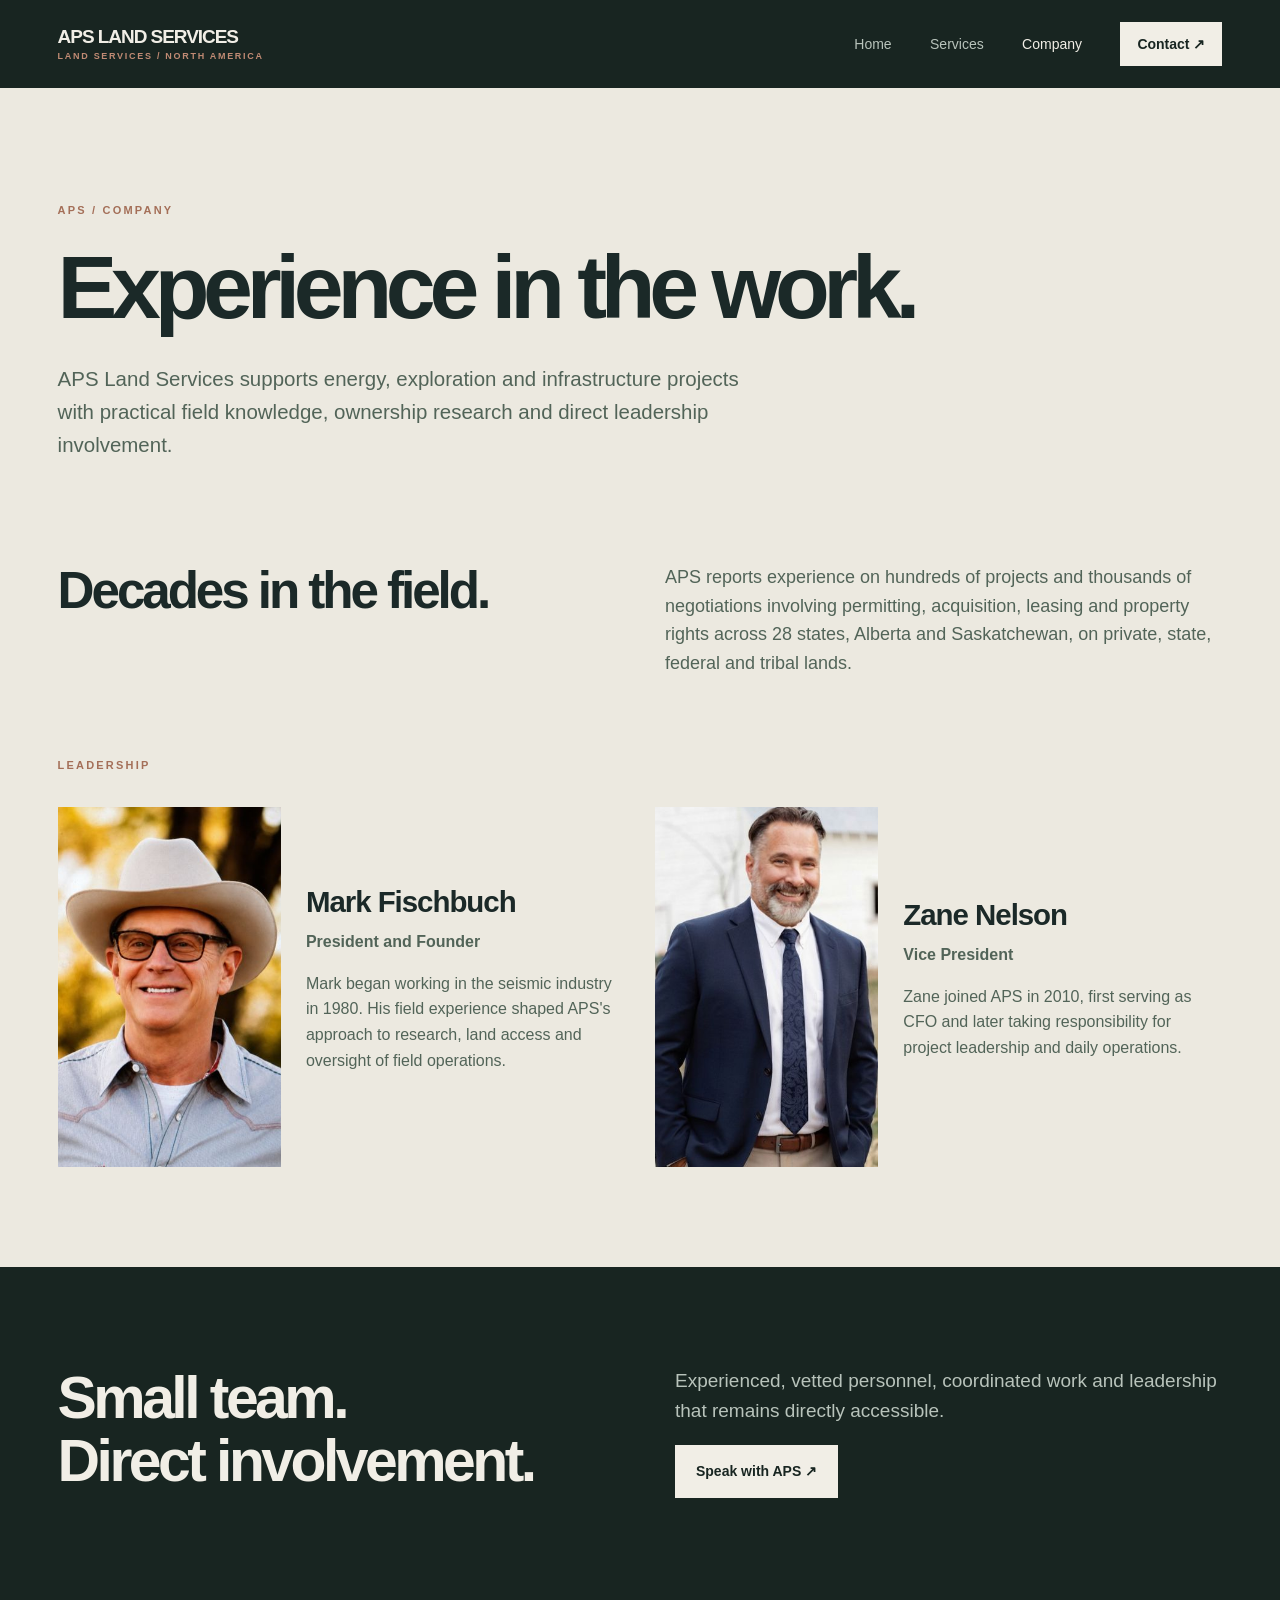
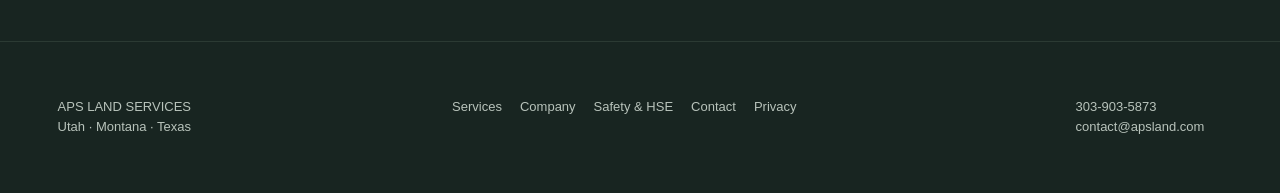
<file: company/index.html>
<!doctype html><html lang="en"><head><meta charset="utf-8"><meta name="viewport" content="width=device-width,initial-scale=1"><meta name="robots" content="noindex,nofollow"><meta name="description" content="Meet APS Land Services leadership and learn about its project experience."><meta name="theme-color" content="#182521"><link rel="icon" href="../favicon.ico"><link rel="apple-touch-icon" href="../apple-touch-icon.png"><link rel="stylesheet" href="../css/site.css"><title>Company | APS Land Services</title></head><body class="page-light"><a class="skip" href="#main">Skip to content</a><header class="site-nav shell"><a class="brand-link" href="../">APS LAND SERVICES<small>LAND SERVICES / NORTH AMERICA</small></a><button class="mobile-menu" aria-label="Toggle navigation" aria-expanded="false">☰</button><nav class="nav-items" aria-label="Main navigation"><a class="" href="../">Home</a><a class="" href="../services/">Services</a><a aria-current="page" class="" href="../company/">Company</a><a class="nav-contact" href="../contact/">Contact ↗</a></nav></header><main id="main"><section class="intro shell"><span class="eyebrow">APS / COMPANY</span><h1>Experience in the work.</h1><p class="lead">APS Land Services supports energy, exploration and infrastructure projects with practical field knowledge, ownership research and direct leadership involvement.</p></section><section class="shell" style="padding-bottom:55px"><div class="standard-grid" style="gap:50px"><h2 style="font-size:clamp(35px,4vw,60px)">Decades in the field.</h2><p style="color:var(--sub);font-size:18px;max-width:620px">APS reports experience on hundreds of projects and thousands of negotiations involving permitting, acquisition, leasing and property rights across 28 states, Alberta and Saskatchewan, on private, state, federal and tribal lands.</p></div></section><section class="shell"><span class="eyebrow">LEADERSHIP</span><div class="people"><div class="person"><img src="../assets/mark.jpg" alt="Mark Fischbuch" loading="lazy"><div><h3>Mark Fischbuch</h3><p><strong>President and Founder</strong></p><p>Mark began working in the seismic industry in 1980. His field experience shaped APS's approach to research, land access and oversight of field operations.</p></div></div><div class="person"><img src="../assets/zane.jpg" alt="Zane Nelson" loading="lazy"><div><h3>Zane Nelson</h3><p><strong>Vice President</strong></p><p>Zane joined APS in 2010, first serving as CFO and later taking responsibility for project leadership and daily operations.</p></div></div></div></section><section class="standards"><div class="shell standard-grid"><h2>Small team.<br>Direct involvement.</h2><div><p style="color:var(--muted);font-size:19px">Experienced, vetted personnel, coordinated work and leadership that remains directly accessible.</p><a class="btn" style="background:var(--fg);color:var(--bg)" href="../contact/">Speak with APS ↗</a></div></div></section></main><footer class="site-footer"><div class="shell foot-grid"><div>APS LAND SERVICES<br>Utah · Montana · Texas</div><div><a href="../services/">Services</a><a href="../company/">Company</a><a href="../safety/">Safety & HSE</a><a href="../contact/">Contact</a><a href="../privacy/">Privacy</a></div><div><a href="tel:3039035873">303-903-5873</a><br><a href="mailto:contact@apsland.com">contact@apsland.com</a></div></div></footer><script src="../js/site.js" defer></script></body></html>
</file>
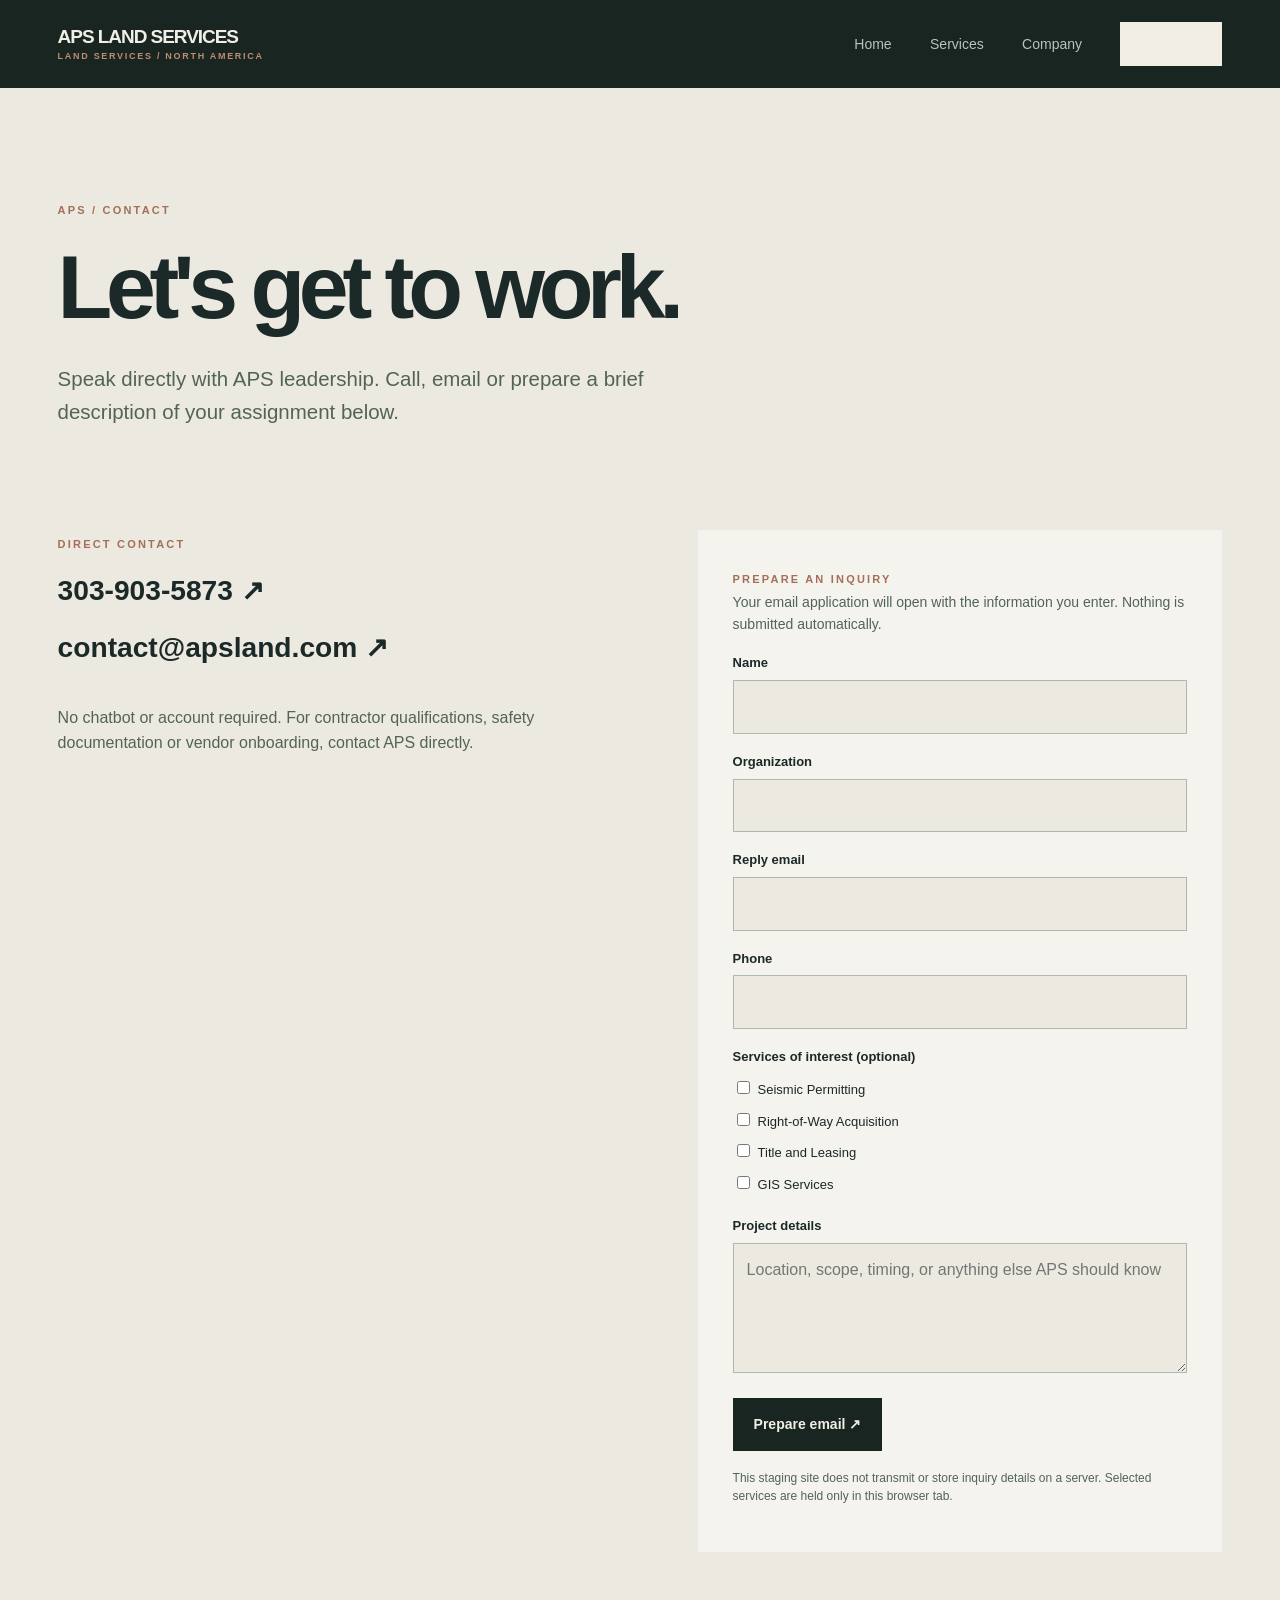
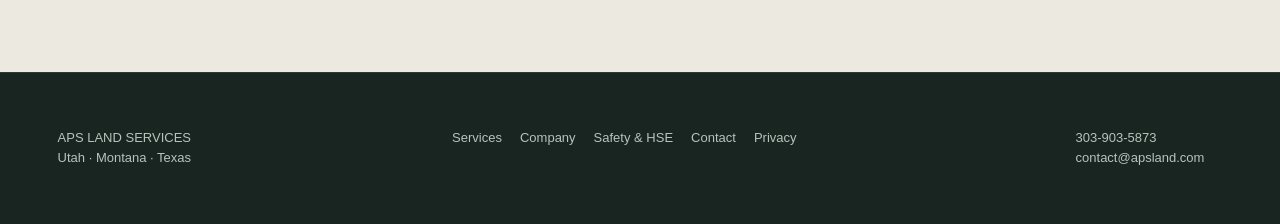
<file: contact/index.html>
<!doctype html><html lang="en"><head><meta charset="utf-8"><meta name="viewport" content="width=device-width,initial-scale=1"><meta name="robots" content="noindex,nofollow"><meta name="description" content="Speak directly with APS Land Services leadership about your project."><meta name="theme-color" content="#182521"><link rel="icon" href="../favicon.ico"><link rel="apple-touch-icon" href="../apple-touch-icon.png"><link rel="stylesheet" href="../css/site.css"><title>Contact | APS Land Services</title></head><body class="page-light"><a class="skip" href="#main">Skip to content</a><header class="site-nav shell"><a class="brand-link" href="../">APS LAND SERVICES<small>LAND SERVICES / NORTH AMERICA</small></a><button class="mobile-menu" aria-label="Toggle navigation" aria-expanded="false">☰</button><nav class="nav-items" aria-label="Main navigation"><a class="" href="../">Home</a><a class="" href="../services/">Services</a><a class="" href="../company/">Company</a><a aria-current="page" class="nav-contact" href="../contact/">Contact ↗</a></nav></header><main id="main"><section class="intro shell"><span class="eyebrow">APS / CONTACT</span><h1>Let's get to work.</h1><p class="lead">Speak directly with APS leadership. Call, email or prepare a brief description of your assignment below.</p></section><section class="shell contact-grid"><div><span class="eyebrow">DIRECT CONTACT</span><a href="tel:3039035873">303-903-5873 ↗</a><a href="mailto:contact@apsland.com">contact@apsland.com ↗</a><p class="lead" style="font-size:16px;margin-top:35px">No chatbot or account required. For contractor qualifications, safety documentation or vendor onboarding, contact APS directly.</p></div><form class="contact-form" id="project-form"><span class="eyebrow">PREPARE AN INQUIRY</span><p style="color:var(--sub);font-size:14px">Your email application will open with the information you enter. Nothing is submitted automatically.</p><label for="your-name">Name</label><input id="your-name" name="name" autocomplete="name"><label for="your-company">Organization</label><input id="your-company" name="company" autocomplete="organization"><label for="your-email">Reply email</label><input id="your-email" name="email" type="email" autocomplete="email"><label for="your-phone">Phone</label><input id="your-phone" name="phone" autocomplete="tel"><label>Services of interest (optional)</label><div class="selection-list" id="form-services"></div><label for="project-details">Project details</label><textarea id="project-details" name="details" placeholder="Location, scope, timing, or anything else APS should know"></textarea><button class="btn" type="submit" style="margin-top:18px">Prepare email ↗</button><p class="privacy-note" style="margin-top:18px">This staging site does not transmit or store inquiry details on a server. Selected services are held only in this browser tab.</p></form></section></main><footer class="site-footer"><div class="shell foot-grid"><div>APS LAND SERVICES<br>Utah · Montana · Texas</div><div><a href="../services/">Services</a><a href="../company/">Company</a><a href="../safety/">Safety & HSE</a><a href="../contact/">Contact</a><a href="../privacy/">Privacy</a></div><div><a href="tel:3039035873">303-903-5873</a><br><a href="mailto:contact@apsland.com">contact@apsland.com</a></div></div></footer><script src="../js/site.js" defer></script></body></html>
</file>
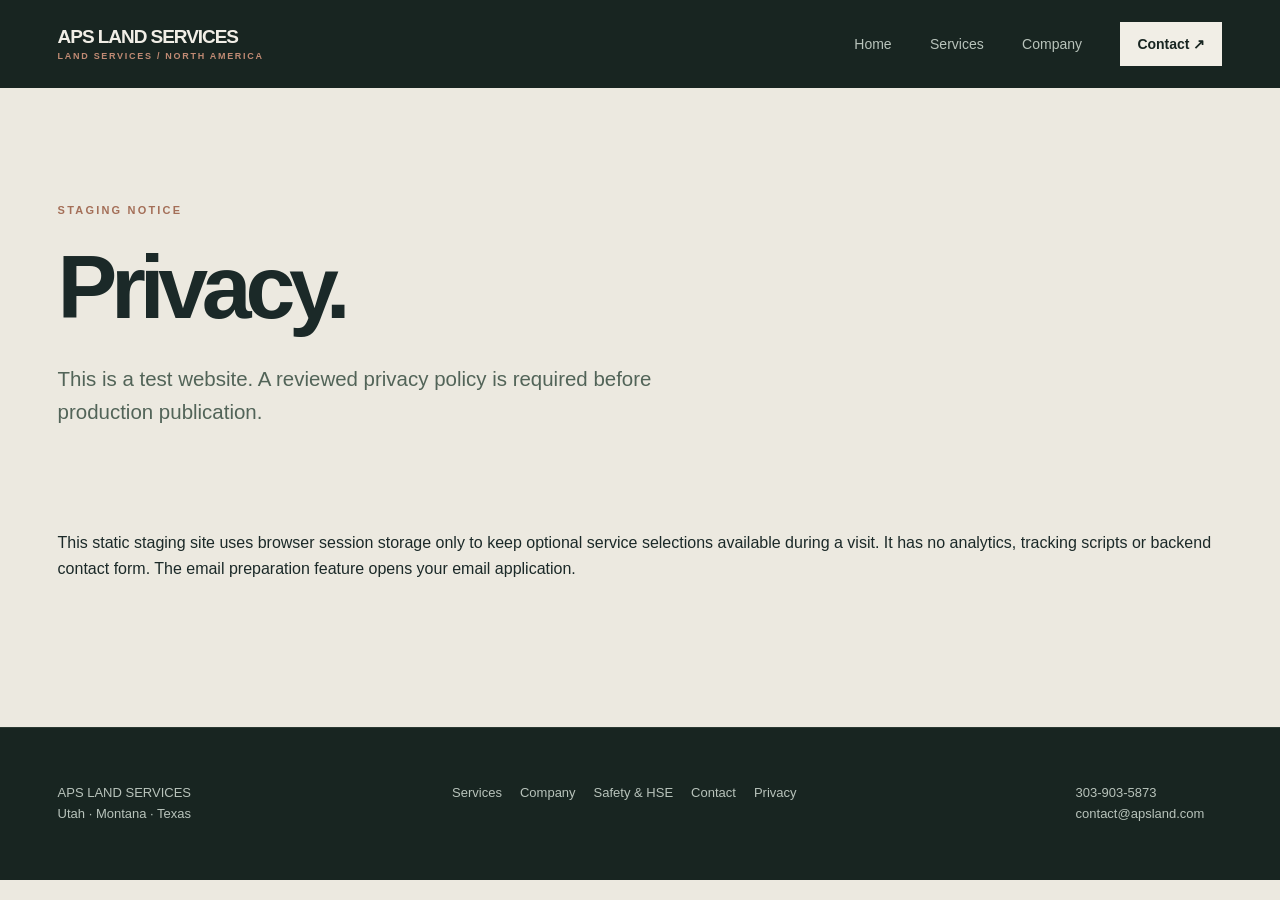
<file: privacy/index.html>
<!doctype html><html lang="en"><head><meta charset="utf-8"><meta name="viewport" content="width=device-width,initial-scale=1"><meta name="robots" content="noindex,nofollow"><meta name="description" content="Staging privacy notice for APS website testing."><meta name="theme-color" content="#182521"><link rel="icon" href="../favicon.ico"><link rel="apple-touch-icon" href="../apple-touch-icon.png"><link rel="stylesheet" href="../css/site.css"><title>Privacy | APS Land Services</title></head><body class="page-light"><a class="skip" href="#main">Skip to content</a><header class="site-nav shell"><a class="brand-link" href="../">APS LAND SERVICES<small>LAND SERVICES / NORTH AMERICA</small></a><button class="mobile-menu" aria-label="Toggle navigation" aria-expanded="false">☰</button><nav class="nav-items" aria-label="Main navigation"><a class="" href="../">Home</a><a class="" href="../services/">Services</a><a class="" href="../company/">Company</a><a class="nav-contact" href="../contact/">Contact ↗</a></nav></header><main id="main"><section class="intro shell"><span class="eyebrow">STAGING NOTICE</span><h1>Privacy.</h1><p class="lead">This is a test website. A reviewed privacy policy is required before production publication.</p></section><section class="shell" style="padding-bottom:130px"><p>This static staging site uses browser session storage only to keep optional service selections available during a visit. It has no analytics, tracking scripts or backend contact form. The email preparation feature opens your email application.</p></section></main><footer class="site-footer"><div class="shell foot-grid"><div>APS LAND SERVICES<br>Utah · Montana · Texas</div><div><a href="../services/">Services</a><a href="../company/">Company</a><a href="../safety/">Safety & HSE</a><a href="../contact/">Contact</a><a href="../privacy/">Privacy</a></div><div><a href="tel:3039035873">303-903-5873</a><br><a href="mailto:contact@apsland.com">contact@apsland.com</a></div></div></footer><script src="../js/site.js" defer></script></body></html>
</file>
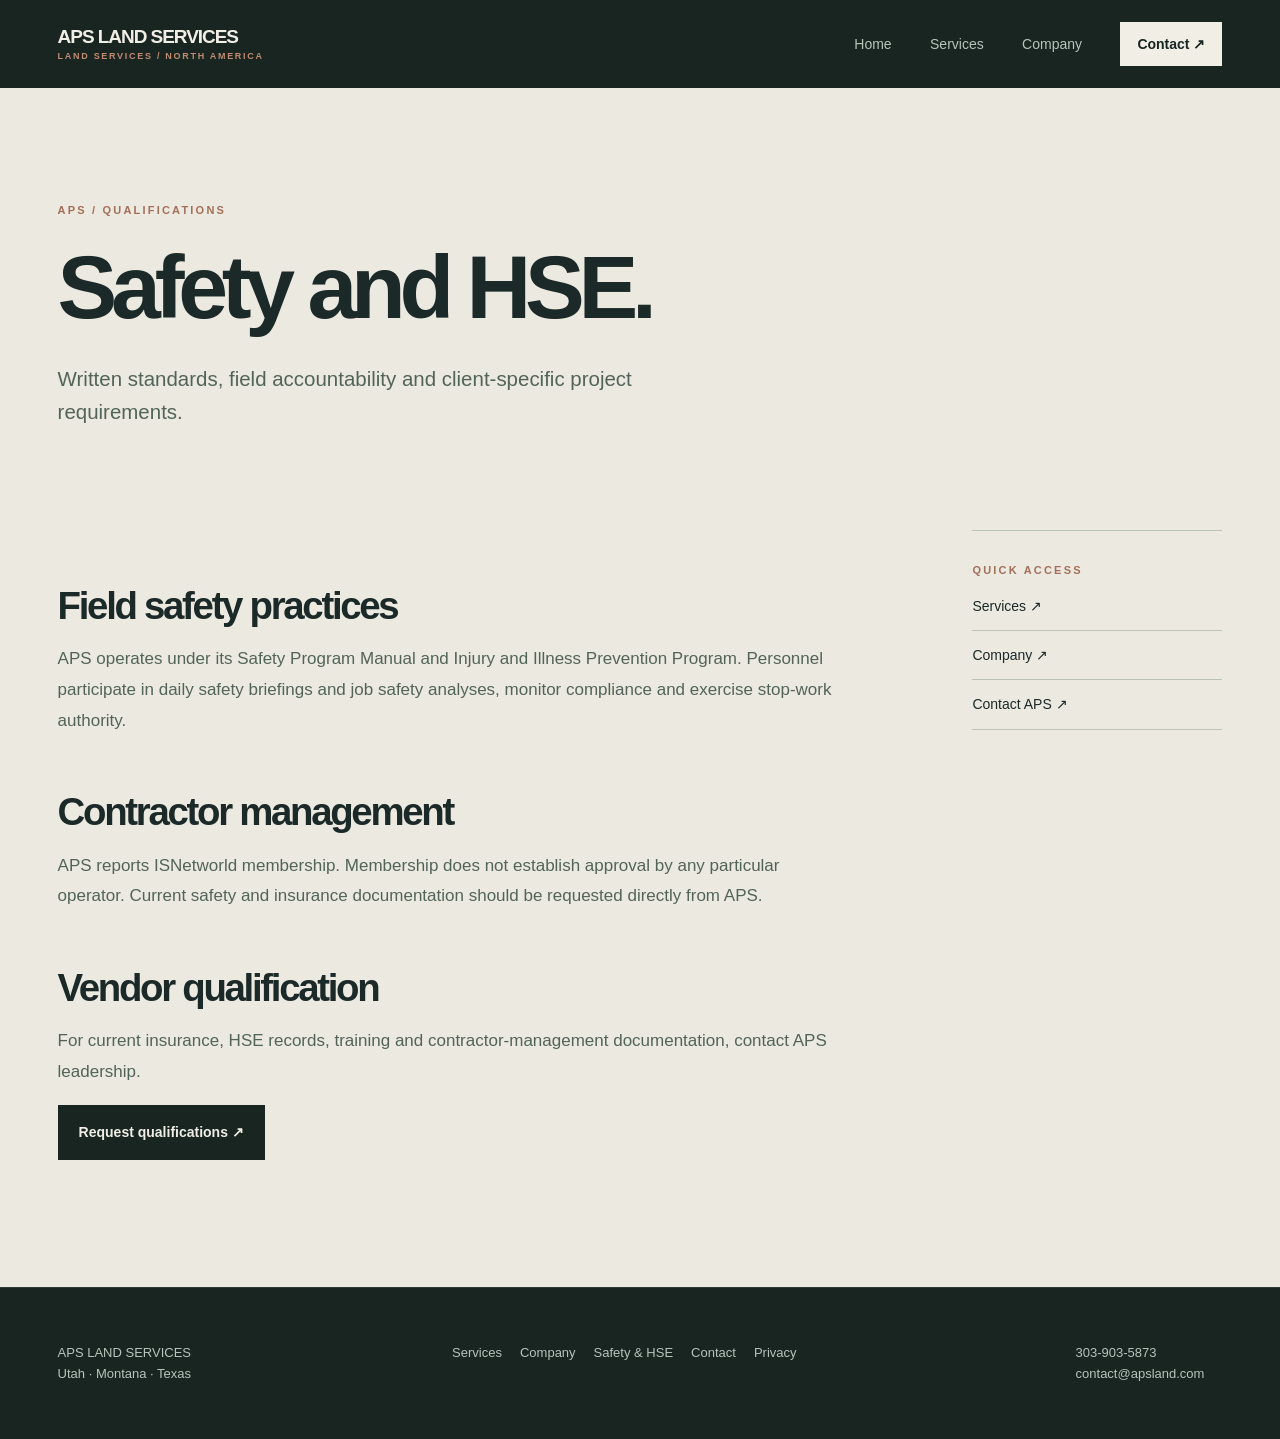
<file: safety/index.html>
<!doctype html><html lang="en"><head><meta charset="utf-8"><meta name="viewport" content="width=device-width,initial-scale=1"><meta name="robots" content="noindex,nofollow"><meta name="description" content="APS safety and contractor qualification information."><meta name="theme-color" content="#182521"><link rel="icon" href="../favicon.ico"><link rel="apple-touch-icon" href="../apple-touch-icon.png"><link rel="stylesheet" href="../css/site.css"><title>Safety and HSE | APS Land Services</title></head><body class="page-light"><a class="skip" href="#main">Skip to content</a><header class="site-nav shell"><a class="brand-link" href="../">APS LAND SERVICES<small>LAND SERVICES / NORTH AMERICA</small></a><button class="mobile-menu" aria-label="Toggle navigation" aria-expanded="false">☰</button><nav class="nav-items" aria-label="Main navigation"><a class="" href="../">Home</a><a class="" href="../services/">Services</a><a class="" href="../company/">Company</a><a class="nav-contact" href="../contact/">Contact ↗</a></nav></header><main id="main"><section class="intro shell"><span class="eyebrow">APS / QUALIFICATIONS</span><h1>Safety and HSE.</h1><p class="lead">Written standards, field accountability and client-specific project requirements.</p></section><section class="shell tech-layout"><article class="tech-copy"><h2>Field safety practices</h2><p>APS operates under its Safety Program Manual and Injury and Illness Prevention Program. Personnel participate in daily safety briefings and job safety analyses, monitor compliance and exercise stop-work authority.</p><h2>Contractor management</h2><p>APS reports ISNetworld membership. Membership does not establish approval by any particular operator. Current safety and insurance documentation should be requested directly from APS.</p><h2>Vendor qualification</h2><p>For current insurance, HSE records, training and contractor-management documentation, contact APS leadership.</p><p><a class="btn" href="../contact/">Request qualifications ↗</a></p></article><aside class="related"><span class="eyebrow">QUICK ACCESS</span><a href="../services/">Services ↗</a><a href="../company/">Company ↗</a><a href="../contact/">Contact APS ↗</a></aside></section></main><footer class="site-footer"><div class="shell foot-grid"><div>APS LAND SERVICES<br>Utah · Montana · Texas</div><div><a href="../services/">Services</a><a href="../company/">Company</a><a href="../safety/">Safety & HSE</a><a href="../contact/">Contact</a><a href="../privacy/">Privacy</a></div><div><a href="tel:3039035873">303-903-5873</a><br><a href="mailto:contact@apsland.com">contact@apsland.com</a></div></div></footer><script src="../js/site.js" defer></script></body></html>
</file>
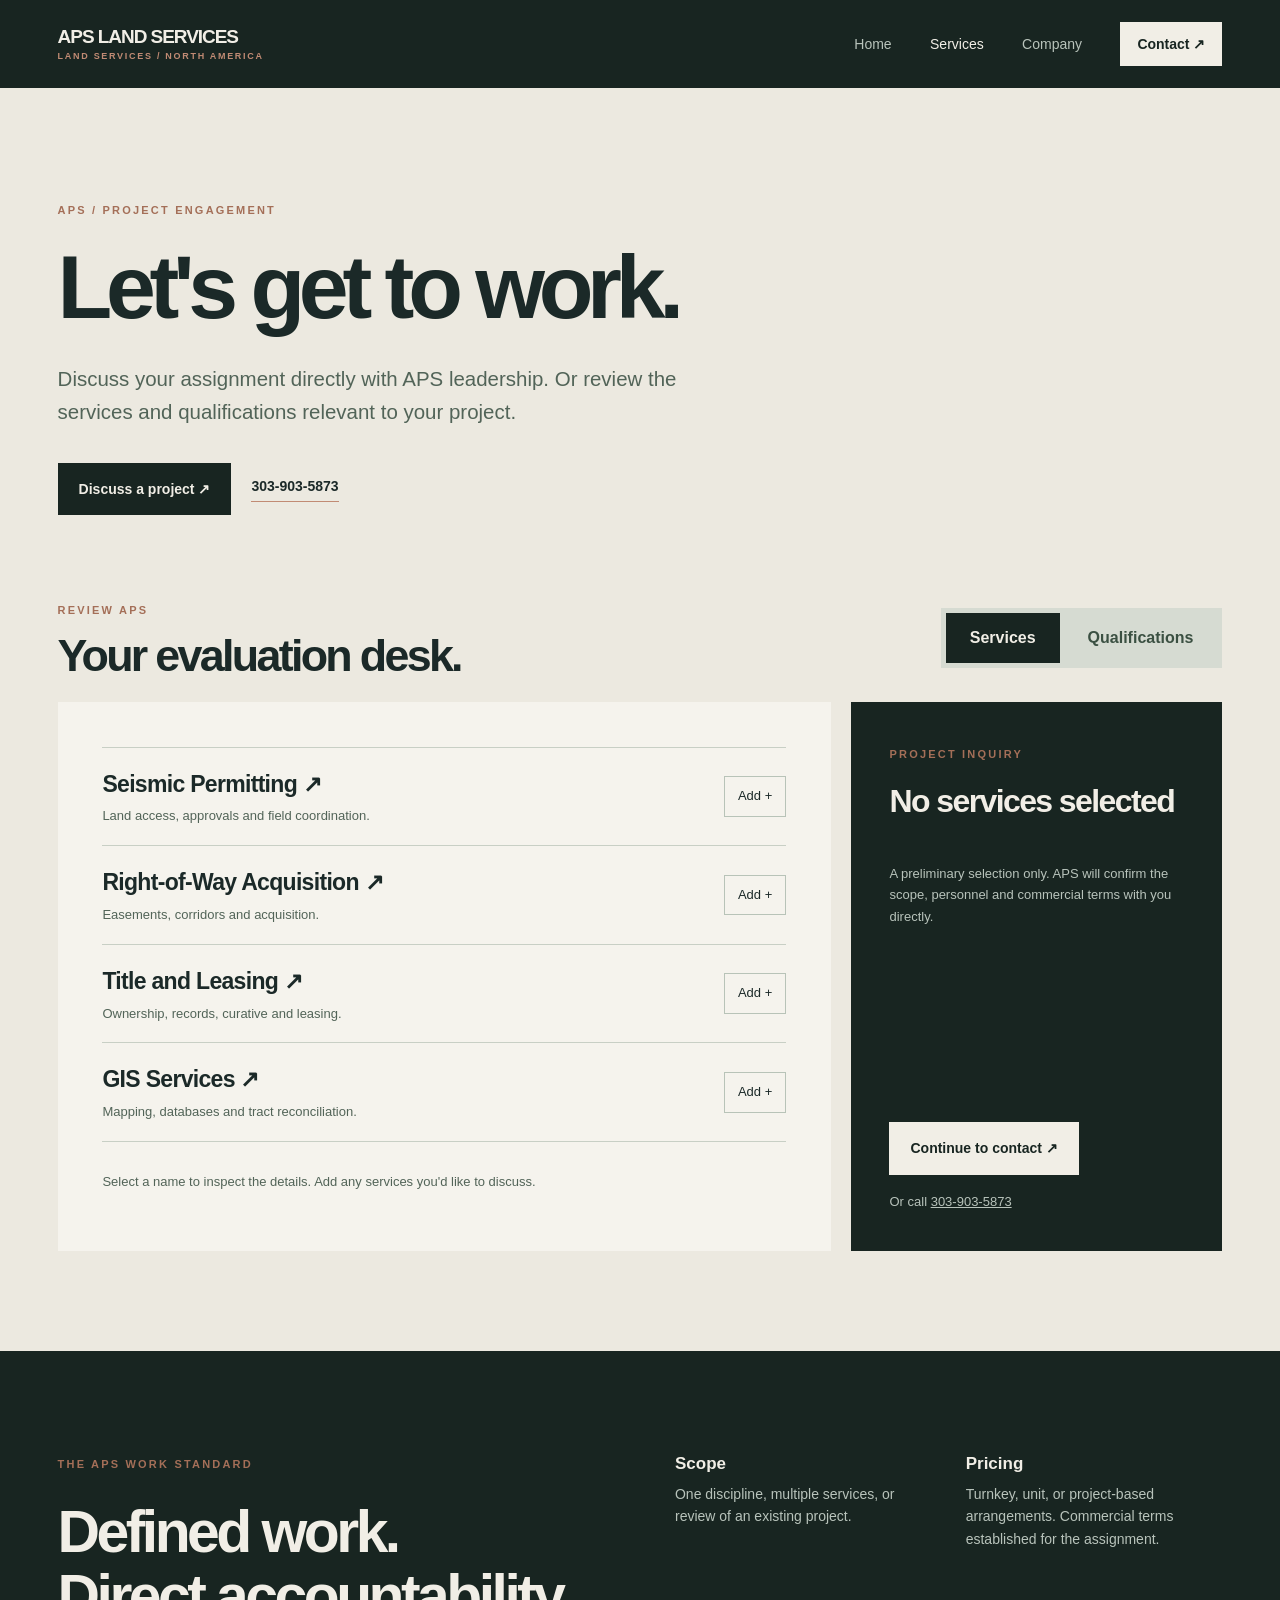
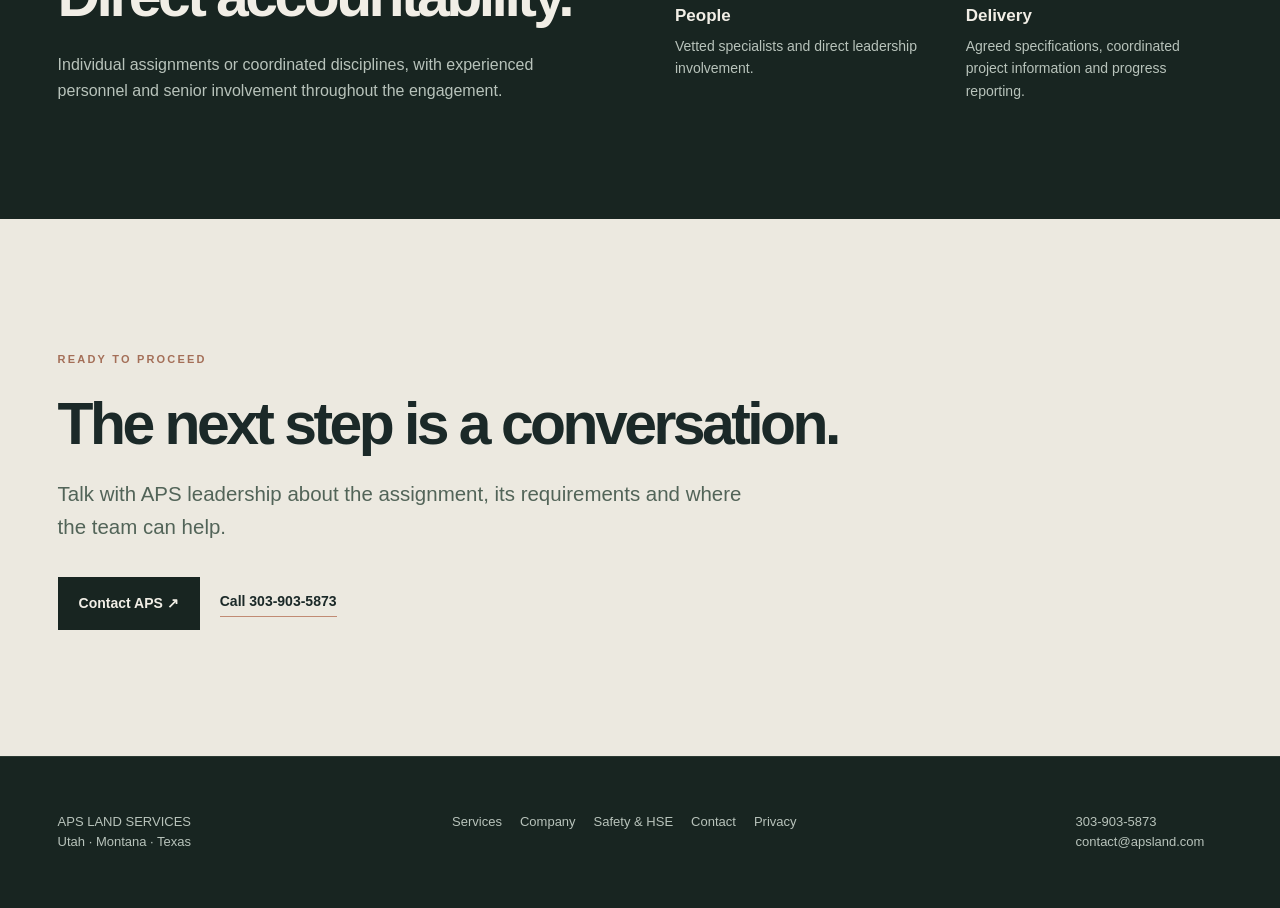
<file: services/index.html>
<!doctype html><html lang="en"><head><meta charset="utf-8"><meta name="viewport" content="width=device-width,initial-scale=1"><meta name="robots" content="noindex,nofollow"><meta name="description" content="APS services and qualifications for energy and infrastructure projects."><meta name="theme-color" content="#182521"><link rel="icon" href="../favicon.ico"><link rel="apple-touch-icon" href="../apple-touch-icon.png"><link rel="stylesheet" href="../css/site.css"><title>Services | APS Land Services</title></head><body class="page-light"><a class="skip" href="#main">Skip to content</a><header class="site-nav shell"><a class="brand-link" href="../">APS LAND SERVICES<small>LAND SERVICES / NORTH AMERICA</small></a><button class="mobile-menu" aria-label="Toggle navigation" aria-expanded="false">☰</button><nav class="nav-items" aria-label="Main navigation"><a class="" href="../">Home</a><a aria-current="page" class="" href="../services/">Services</a><a class="" href="../company/">Company</a><a class="nav-contact" href="../contact/">Contact ↗</a></nav></header><main id="main"><section class="intro shell"><span class="eyebrow">APS / PROJECT ENGAGEMENT</span><h1>Let's get to work.</h1><p class="lead">Discuss your assignment directly with APS leadership. Or review the services and qualifications relevant to your project.</p><div class="intro-actions"><a class="btn" href="../contact/">Discuss a project ↗</a><a class="text-link" href="tel:3039035873">303-903-5873</a></div></section><section class="workspace shell" id="evaluate" data-desk><div class="work-head"><div><span class="eyebrow">REVIEW APS</span><h2 style="font-size:clamp(30px,3.5vw,51px);margin:10px 0 0">Your evaluation desk.</h2></div><div class="switch" role="tablist" aria-label="Evaluation mode"><button type="button" role="tab" aria-selected="true" data-mode="services">Services</button><button type="button" role="tab" aria-selected="false" data-mode="qualifications">Qualifications</button></div></div><div class="desk"><div class="desk-main"><div data-desk-list></div><p class="empty-note" style="margin-top:30px">Select a name to inspect the details. Add any services you'd like to discuss.</p></div><aside class="desk-side"><div><span class="eyebrow">PROJECT INQUIRY</span><h3 class="side-title" style="margin:18px 0" data-scope-count>No services selected</h3><div class="scope-chips" data-scope-chips></div><p class="small-note" style="margin-top:25px">A preliminary selection only. APS will confirm the scope, personnel and commercial terms with you directly.</p></div><div><a class="btn" style="background:var(--fg);color:var(--bg)" href="../contact/">Continue to contact ↗</a><p class="small-note" style="margin:16px 0 0">Or call <a href="tel:3039035873">303-903-5873</a></p></div></aside></div></section><section class="standards"><div class="shell standard-grid"><div><span class="eyebrow">THE APS WORK STANDARD</span><h2 style="margin:25px 0">Defined work.<br>Direct accountability.</h2><p style="color:var(--muted);max-width:480px">Individual assignments or coordinated disciplines, with experienced personnel and senior involvement throughout the engagement.</p></div><div class="standard-list"><div><strong>Scope</strong><p>One discipline, multiple services, or review of an existing project.</p></div><div><strong>Pricing</strong><p>Turnkey, unit, or project-based arrangements. Commercial terms established for the assignment.</p></div><div><strong>People</strong><p>Vetted specialists and direct leadership involvement.</p></div><div><strong>Delivery</strong><p>Agreed specifications, coordinated project information and progress reporting.</p></div></div></div></section><section class="closing shell"><span class="eyebrow">READY TO PROCEED</span><h2 style="margin:22px 0">The next step is a conversation.</h2><p class="lead">Talk with APS leadership about the assignment, its requirements and where the team can help.</p><div class="intro-actions"><a class="btn" href="../contact/">Contact APS ↗</a><a class="text-link" href="tel:3039035873">Call 303-903-5873</a></div></section><div class="slide-overlay" aria-hidden="true" data-panel-close><div class="detail-panel" role="dialog" aria-modal="true" aria-label="Capability details"><div class="panel-top"><span class="eyebrow">APS / DETAILS</span><button class="panel-close" data-panel-close type="button">Close ×</button></div><div class="panel-body"></div></div></div></main><footer class="site-footer"><div class="shell foot-grid"><div>APS LAND SERVICES<br>Utah · Montana · Texas</div><div><a href="../services/">Services</a><a href="../company/">Company</a><a href="../safety/">Safety & HSE</a><a href="../contact/">Contact</a><a href="../privacy/">Privacy</a></div><div><a href="tel:3039035873">303-903-5873</a><br><a href="mailto:contact@apsland.com">contact@apsland.com</a></div></div></footer><script src="../js/site.js" defer></script></body></html>
</file>
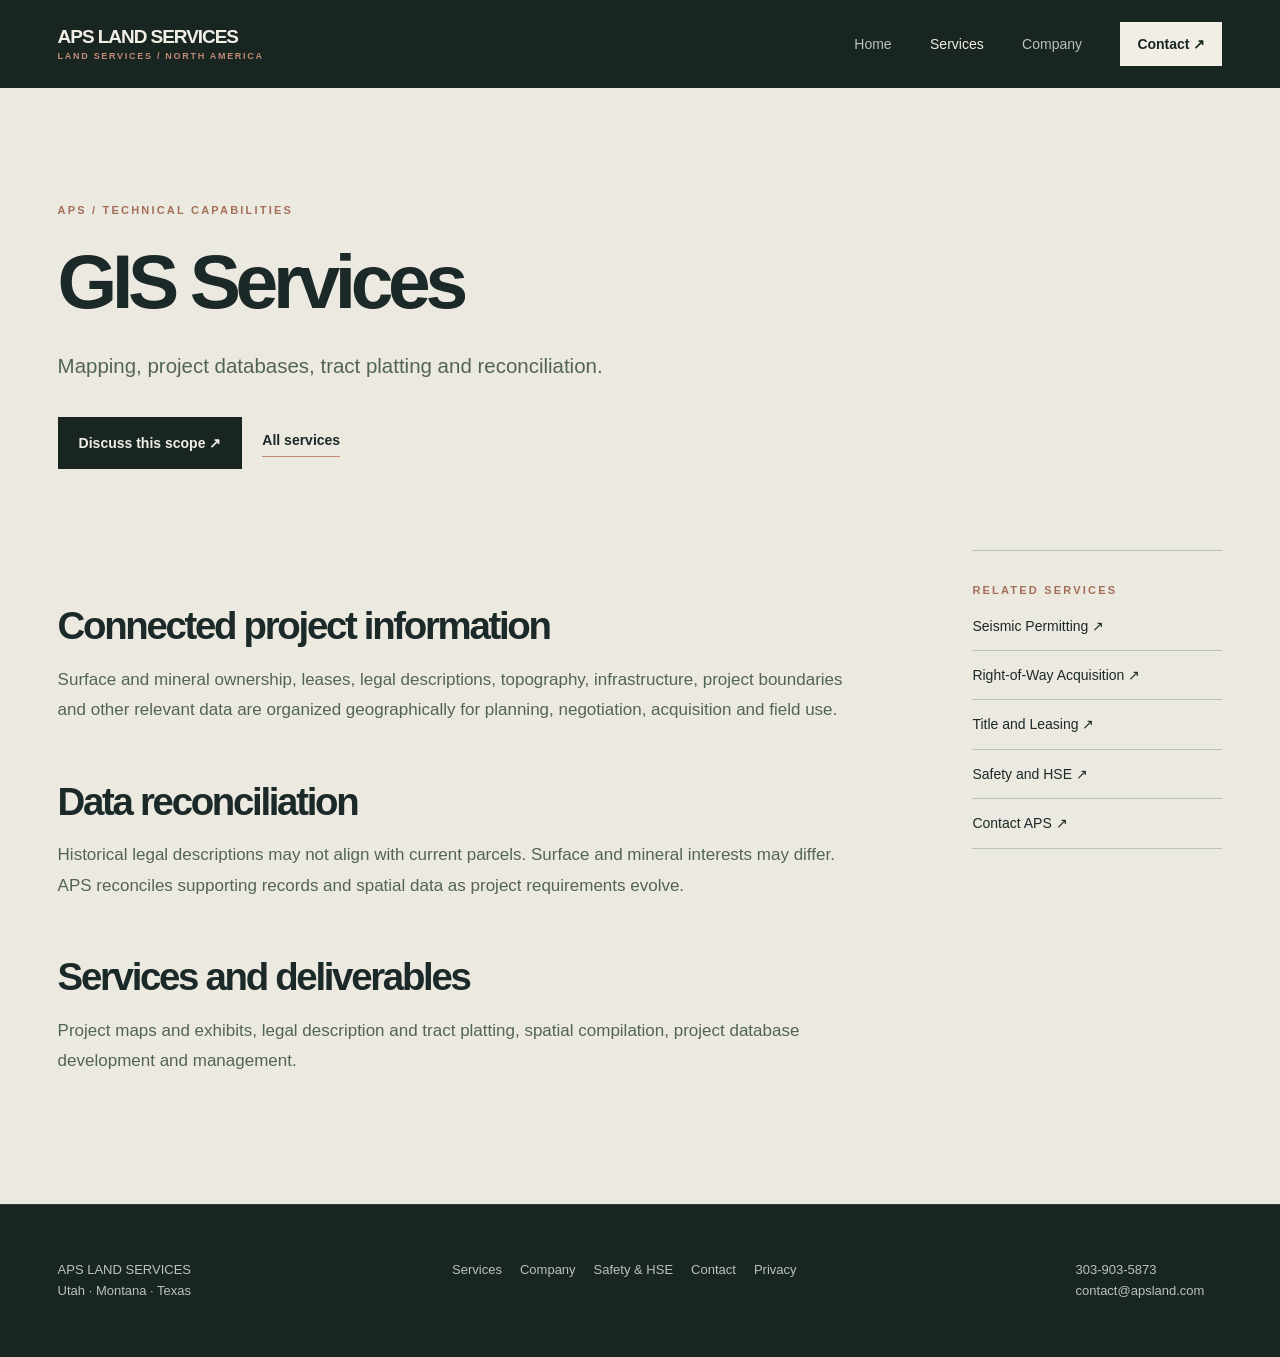
<file: services/gis/index.html>
<!doctype html><html lang="en"><head><meta charset="utf-8"><meta name="viewport" content="width=device-width,initial-scale=1"><meta name="robots" content="noindex,nofollow"><meta name="description" content="Mapping, project databases, tract platting and reconciliation."><meta name="theme-color" content="#182521"><link rel="icon" href="../../favicon.ico"><link rel="apple-touch-icon" href="../../apple-touch-icon.png"><link rel="stylesheet" href="../../css/site.css"><title>GIS Services | APS Land Services</title></head><body class="page-light"><a class="skip" href="#main">Skip to content</a><header class="site-nav shell"><a class="brand-link" href="../../">APS LAND SERVICES<small>LAND SERVICES / NORTH AMERICA</small></a><button class="mobile-menu" aria-label="Toggle navigation" aria-expanded="false">☰</button><nav class="nav-items" aria-label="Main navigation"><a class="" href="../../">Home</a><a aria-current="page" class="" href="../../services/">Services</a><a class="" href="../../company/">Company</a><a class="nav-contact" href="../../contact/">Contact ↗</a></nav></header><main id="main"><section class="intro shell service-page"><span class="eyebrow">APS / TECHNICAL CAPABILITIES</span><h1 style="font-size:clamp(49px,6vw,94px)">GIS Services</h1><p class="lead">Mapping, project databases, tract platting and reconciliation.</p><div class="intro-actions"><a class="btn" href="../../contact/">Discuss this scope ↗</a><a class="text-link" href="../">All services</a></div></section><section class="shell tech-layout"><article class="tech-copy"><h2>Connected project information</h2><p>Surface and mineral ownership, leases, legal descriptions, topography, infrastructure, project boundaries and other relevant data are organized geographically for planning, negotiation, acquisition and field use.</p><h2>Data reconciliation</h2><p>Historical legal descriptions may not align with current parcels. Surface and mineral interests may differ. APS reconciles supporting records and spatial data as project requirements evolve.</p><h2>Services and deliverables</h2><p>Project maps and exhibits, legal description and tract platting, spatial compilation, project database development and management.</p></article><aside class="related"><span class="eyebrow">RELATED SERVICES</span><a href="../seismic-permitting/">Seismic Permitting ↗</a><a href="../right-of-way-acquisition/">Right-of-Way Acquisition ↗</a><a href="../title-leasing/">Title and Leasing ↗</a><a href="../../safety/">Safety and HSE ↗</a><a href="../../contact/">Contact APS ↗</a></aside></section></main><footer class="site-footer"><div class="shell foot-grid"><div>APS LAND SERVICES<br>Utah · Montana · Texas</div><div><a href="../../services/">Services</a><a href="../../company/">Company</a><a href="../../safety/">Safety & HSE</a><a href="../../contact/">Contact</a><a href="../../privacy/">Privacy</a></div><div><a href="tel:3039035873">303-903-5873</a><br><a href="mailto:contact@apsland.com">contact@apsland.com</a></div></div></footer><script src="../../js/site.js" defer></script></body></html>
</file>
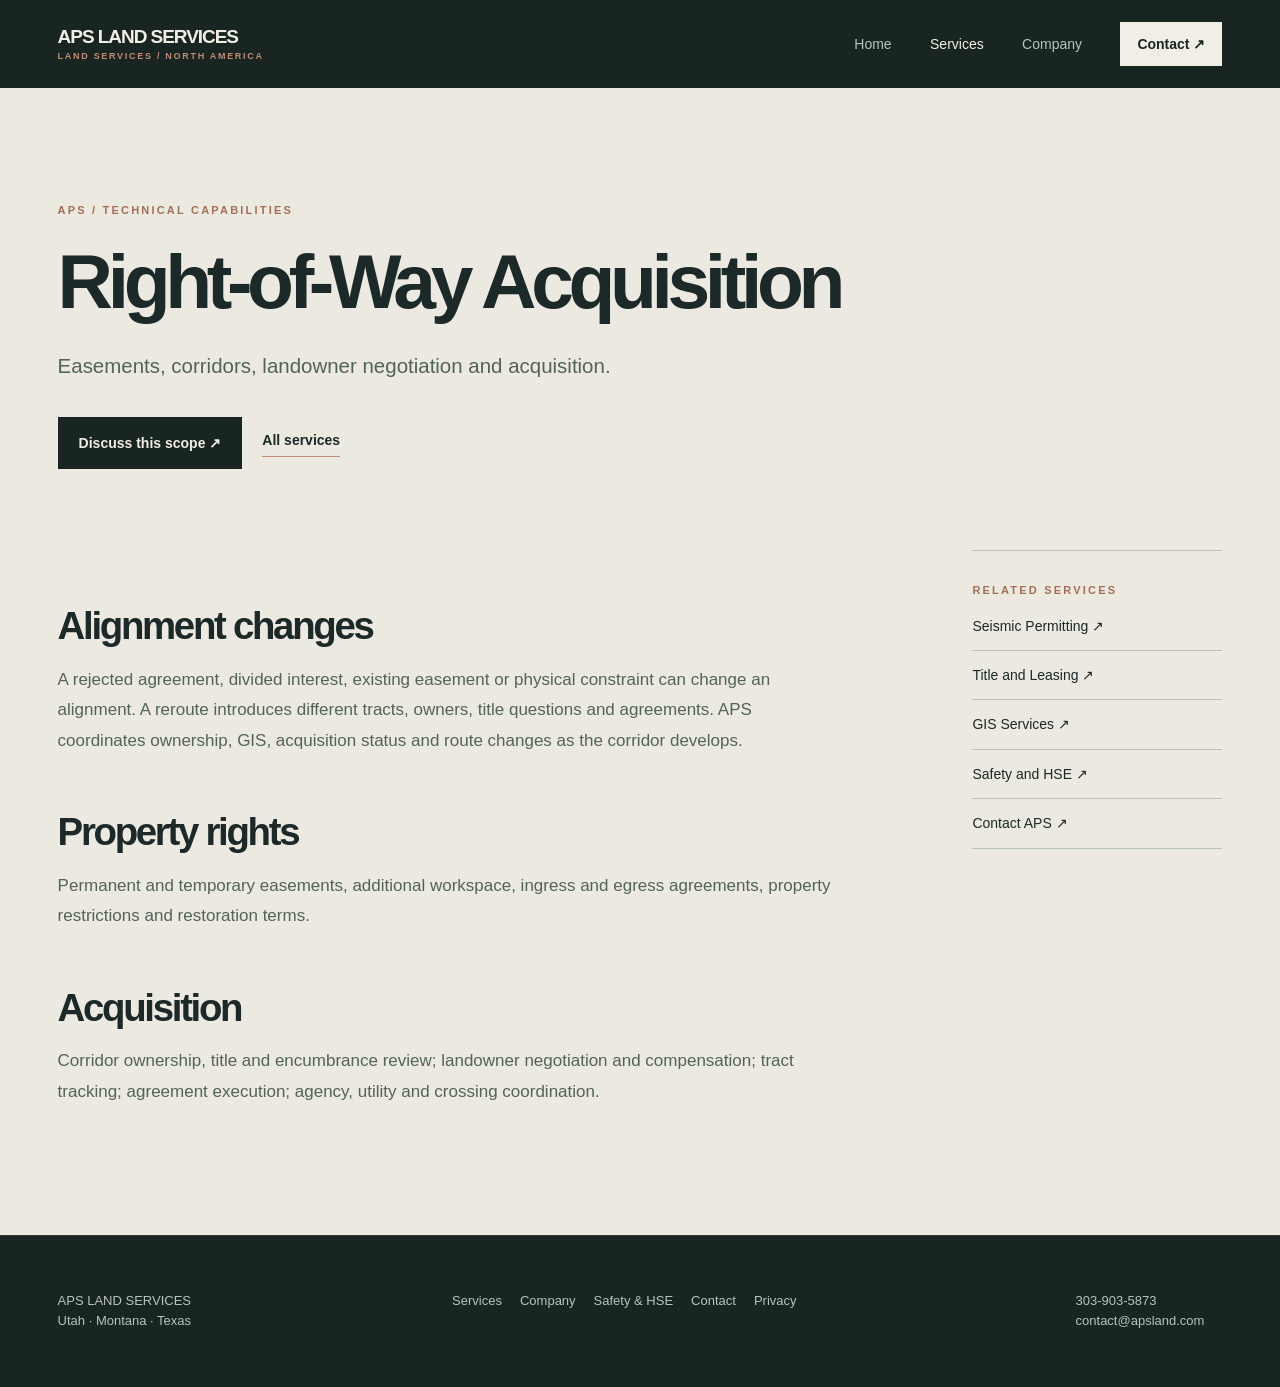
<file: services/right-of-way-acquisition/index.html>
<!doctype html><html lang="en"><head><meta charset="utf-8"><meta name="viewport" content="width=device-width,initial-scale=1"><meta name="robots" content="noindex,nofollow"><meta name="description" content="Easements, corridors, landowner negotiation and acquisition."><meta name="theme-color" content="#182521"><link rel="icon" href="../../favicon.ico"><link rel="apple-touch-icon" href="../../apple-touch-icon.png"><link rel="stylesheet" href="../../css/site.css"><title>Right-of-Way Acquisition | APS Land Services</title></head><body class="page-light"><a class="skip" href="#main">Skip to content</a><header class="site-nav shell"><a class="brand-link" href="../../">APS LAND SERVICES<small>LAND SERVICES / NORTH AMERICA</small></a><button class="mobile-menu" aria-label="Toggle navigation" aria-expanded="false">☰</button><nav class="nav-items" aria-label="Main navigation"><a class="" href="../../">Home</a><a aria-current="page" class="" href="../../services/">Services</a><a class="" href="../../company/">Company</a><a class="nav-contact" href="../../contact/">Contact ↗</a></nav></header><main id="main"><section class="intro shell service-page"><span class="eyebrow">APS / TECHNICAL CAPABILITIES</span><h1 style="font-size:clamp(49px,6vw,94px)">Right-of-Way Acquisition</h1><p class="lead">Easements, corridors, landowner negotiation and acquisition.</p><div class="intro-actions"><a class="btn" href="../../contact/">Discuss this scope ↗</a><a class="text-link" href="../">All services</a></div></section><section class="shell tech-layout"><article class="tech-copy"><h2>Alignment changes</h2><p>A rejected agreement, divided interest, existing easement or physical constraint can change an alignment. A reroute introduces different tracts, owners, title questions and agreements. APS coordinates ownership, GIS, acquisition status and route changes as the corridor develops.</p><h2>Property rights</h2><p>Permanent and temporary easements, additional workspace, ingress and egress agreements, property restrictions and restoration terms.</p><h2>Acquisition</h2><p>Corridor ownership, title and encumbrance review; landowner negotiation and compensation; tract tracking; agreement execution; agency, utility and crossing coordination.</p></article><aside class="related"><span class="eyebrow">RELATED SERVICES</span><a href="../seismic-permitting/">Seismic Permitting ↗</a><a href="../title-leasing/">Title and Leasing ↗</a><a href="../gis/">GIS Services ↗</a><a href="../../safety/">Safety and HSE ↗</a><a href="../../contact/">Contact APS ↗</a></aside></section></main><footer class="site-footer"><div class="shell foot-grid"><div>APS LAND SERVICES<br>Utah · Montana · Texas</div><div><a href="../../services/">Services</a><a href="../../company/">Company</a><a href="../../safety/">Safety & HSE</a><a href="../../contact/">Contact</a><a href="../../privacy/">Privacy</a></div><div><a href="tel:3039035873">303-903-5873</a><br><a href="mailto:contact@apsland.com">contact@apsland.com</a></div></div></footer><script src="../../js/site.js" defer></script></body></html>
</file>
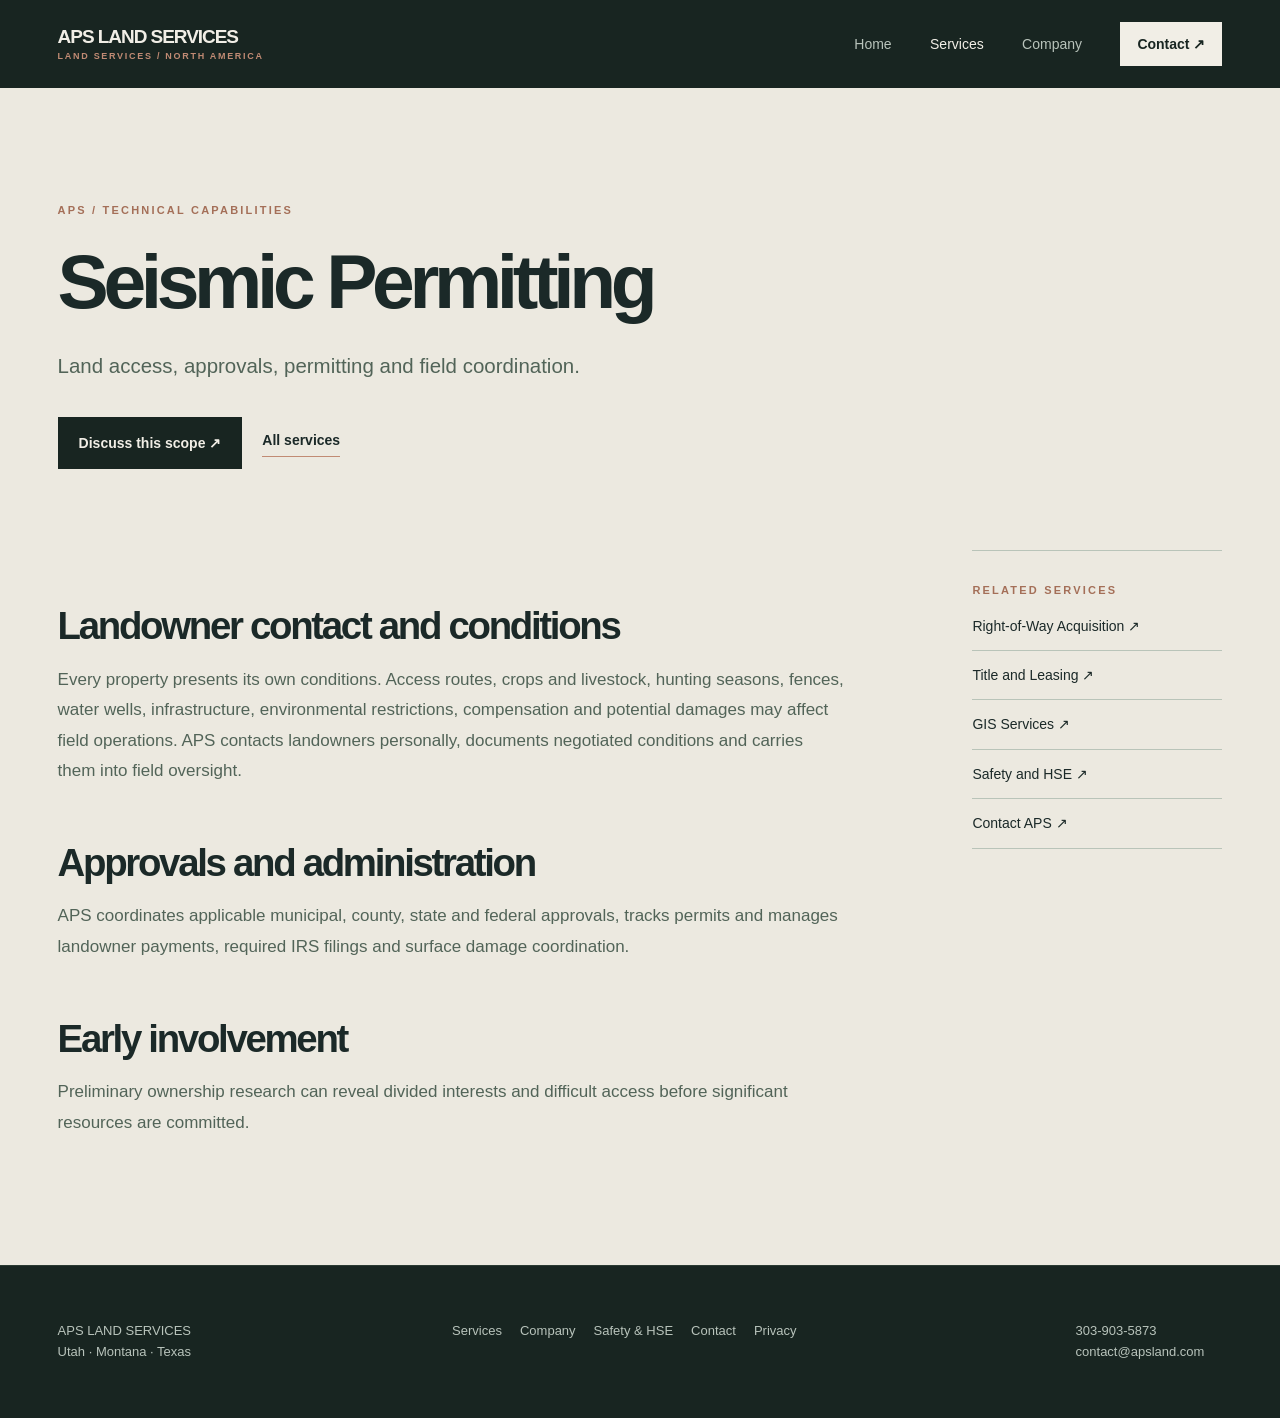
<file: services/seismic-permitting/index.html>
<!doctype html><html lang="en"><head><meta charset="utf-8"><meta name="viewport" content="width=device-width,initial-scale=1"><meta name="robots" content="noindex,nofollow"><meta name="description" content="Land access, approvals, permitting and field coordination."><meta name="theme-color" content="#182521"><link rel="icon" href="../../favicon.ico"><link rel="apple-touch-icon" href="../../apple-touch-icon.png"><link rel="stylesheet" href="../../css/site.css"><title>Seismic Permitting | APS Land Services</title></head><body class="page-light"><a class="skip" href="#main">Skip to content</a><header class="site-nav shell"><a class="brand-link" href="../../">APS LAND SERVICES<small>LAND SERVICES / NORTH AMERICA</small></a><button class="mobile-menu" aria-label="Toggle navigation" aria-expanded="false">☰</button><nav class="nav-items" aria-label="Main navigation"><a class="" href="../../">Home</a><a aria-current="page" class="" href="../../services/">Services</a><a class="" href="../../company/">Company</a><a class="nav-contact" href="../../contact/">Contact ↗</a></nav></header><main id="main"><section class="intro shell service-page"><span class="eyebrow">APS / TECHNICAL CAPABILITIES</span><h1 style="font-size:clamp(49px,6vw,94px)">Seismic Permitting</h1><p class="lead">Land access, approvals, permitting and field coordination.</p><div class="intro-actions"><a class="btn" href="../../contact/">Discuss this scope ↗</a><a class="text-link" href="../">All services</a></div></section><section class="shell tech-layout"><article class="tech-copy"><h2>Landowner contact and conditions</h2><p>Every property presents its own conditions. Access routes, crops and livestock, hunting seasons, fences, water wells, infrastructure, environmental restrictions, compensation and potential damages may affect field operations. APS contacts landowners personally, documents negotiated conditions and carries them into field oversight.</p><h2>Approvals and administration</h2><p>APS coordinates applicable municipal, county, state and federal approvals, tracks permits and manages landowner payments, required IRS filings and surface damage coordination.</p><h2>Early involvement</h2><p>Preliminary ownership research can reveal divided interests and difficult access before significant resources are committed.</p></article><aside class="related"><span class="eyebrow">RELATED SERVICES</span><a href="../right-of-way-acquisition/">Right-of-Way Acquisition ↗</a><a href="../title-leasing/">Title and Leasing ↗</a><a href="../gis/">GIS Services ↗</a><a href="../../safety/">Safety and HSE ↗</a><a href="../../contact/">Contact APS ↗</a></aside></section></main><footer class="site-footer"><div class="shell foot-grid"><div>APS LAND SERVICES<br>Utah · Montana · Texas</div><div><a href="../../services/">Services</a><a href="../../company/">Company</a><a href="../../safety/">Safety & HSE</a><a href="../../contact/">Contact</a><a href="../../privacy/">Privacy</a></div><div><a href="tel:3039035873">303-903-5873</a><br><a href="mailto:contact@apsland.com">contact@apsland.com</a></div></div></footer><script src="../../js/site.js" defer></script></body></html>
</file>
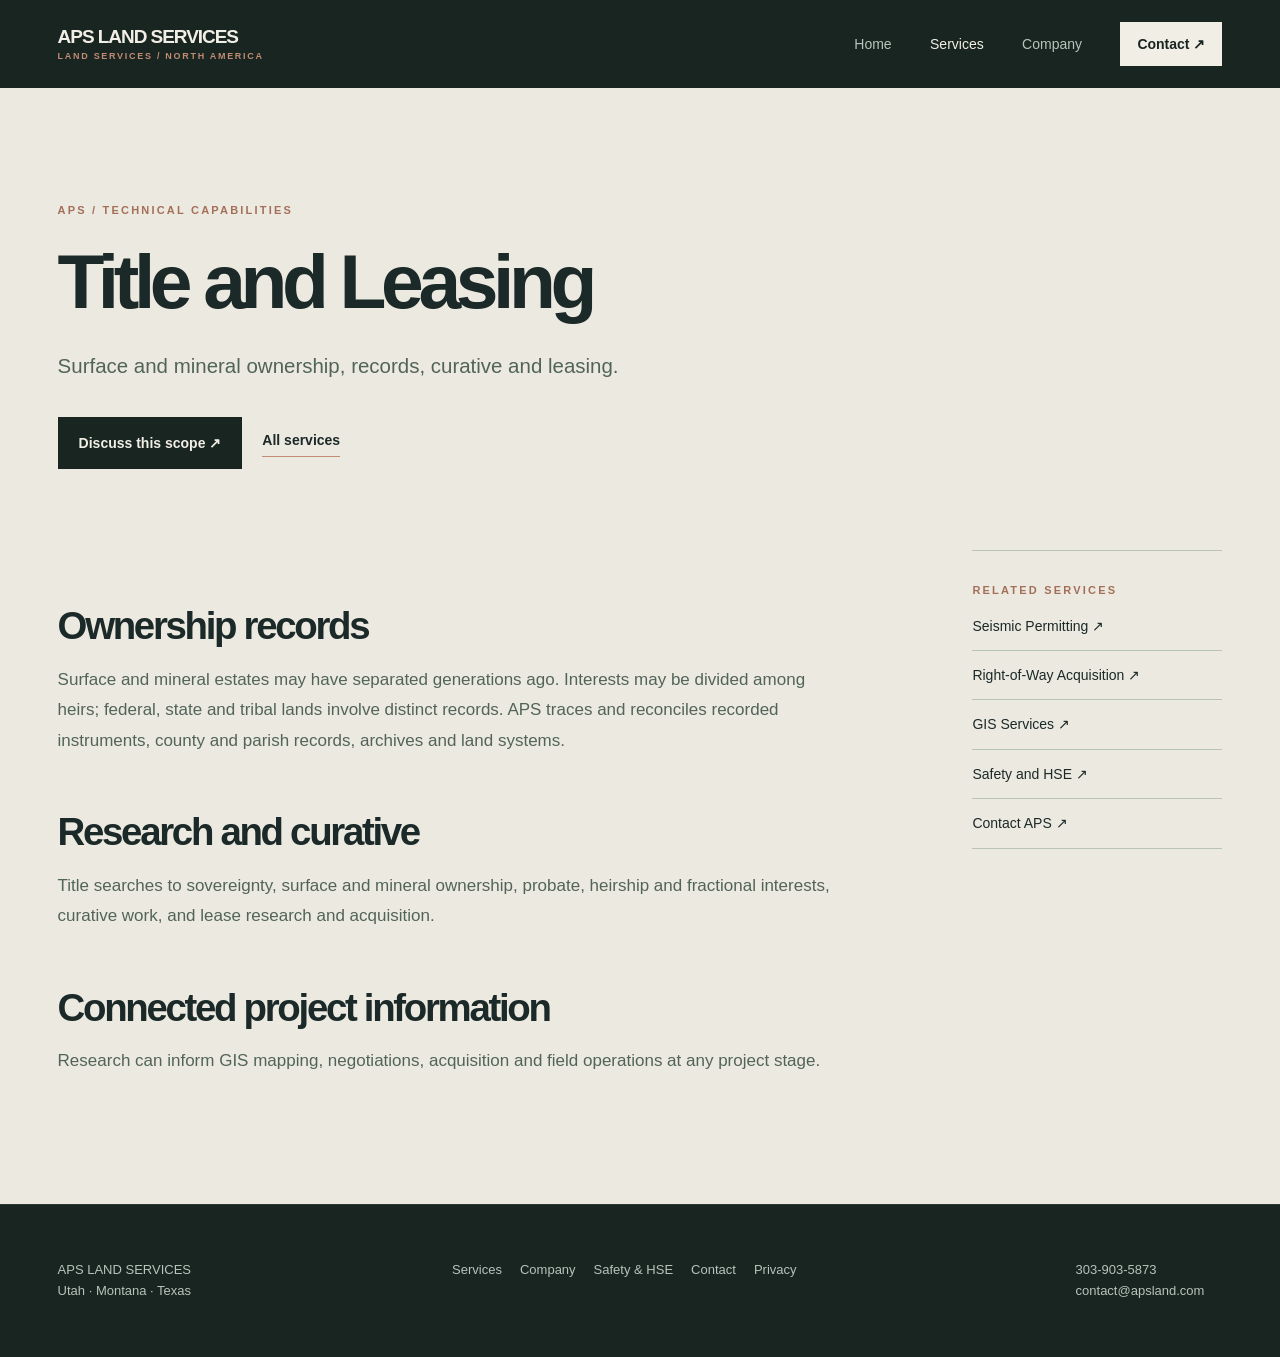
<file: services/title-leasing/index.html>
<!doctype html><html lang="en"><head><meta charset="utf-8"><meta name="viewport" content="width=device-width,initial-scale=1"><meta name="robots" content="noindex,nofollow"><meta name="description" content="Surface and mineral ownership, records, curative and leasing."><meta name="theme-color" content="#182521"><link rel="icon" href="../../favicon.ico"><link rel="apple-touch-icon" href="../../apple-touch-icon.png"><link rel="stylesheet" href="../../css/site.css"><title>Title and Leasing | APS Land Services</title></head><body class="page-light"><a class="skip" href="#main">Skip to content</a><header class="site-nav shell"><a class="brand-link" href="../../">APS LAND SERVICES<small>LAND SERVICES / NORTH AMERICA</small></a><button class="mobile-menu" aria-label="Toggle navigation" aria-expanded="false">☰</button><nav class="nav-items" aria-label="Main navigation"><a class="" href="../../">Home</a><a aria-current="page" class="" href="../../services/">Services</a><a class="" href="../../company/">Company</a><a class="nav-contact" href="../../contact/">Contact ↗</a></nav></header><main id="main"><section class="intro shell service-page"><span class="eyebrow">APS / TECHNICAL CAPABILITIES</span><h1 style="font-size:clamp(49px,6vw,94px)">Title and Leasing</h1><p class="lead">Surface and mineral ownership, records, curative and leasing.</p><div class="intro-actions"><a class="btn" href="../../contact/">Discuss this scope ↗</a><a class="text-link" href="../">All services</a></div></section><section class="shell tech-layout"><article class="tech-copy"><h2>Ownership records</h2><p>Surface and mineral estates may have separated generations ago. Interests may be divided among heirs; federal, state and tribal lands involve distinct records. APS traces and reconciles recorded instruments, county and parish records, archives and land systems.</p><h2>Research and curative</h2><p>Title searches to sovereignty, surface and mineral ownership, probate, heirship and fractional interests, curative work, and lease research and acquisition.</p><h2>Connected project information</h2><p>Research can inform GIS mapping, negotiations, acquisition and field operations at any project stage.</p></article><aside class="related"><span class="eyebrow">RELATED SERVICES</span><a href="../seismic-permitting/">Seismic Permitting ↗</a><a href="../right-of-way-acquisition/">Right-of-Way Acquisition ↗</a><a href="../gis/">GIS Services ↗</a><a href="../../safety/">Safety and HSE ↗</a><a href="../../contact/">Contact APS ↗</a></aside></section></main><footer class="site-footer"><div class="shell foot-grid"><div>APS LAND SERVICES<br>Utah · Montana · Texas</div><div><a href="../../services/">Services</a><a href="../../company/">Company</a><a href="../../safety/">Safety & HSE</a><a href="../../contact/">Contact</a><a href="../../privacy/">Privacy</a></div><div><a href="tel:3039035873">303-903-5873</a><br><a href="mailto:contact@apsland.com">contact@apsland.com</a></div></div></footer><script src="../../js/site.js" defer></script></body></html>
</file>
<file: css/site.css>
:root{--bg:#182521;--fg:#f1eee6;--muted:#b8c3bb;--accent:#c18b74;--surface:#22352e;--paper:#ece9e0;--ink:#1b2928;--sub:#526458}*{box-sizing:border-box}html{scroll-behavior:smooth}body{margin:0;background:var(--bg);color:var(--fg);font:16px/1.6 Arial,Helvetica,sans-serif;-webkit-font-smoothing:antialiased}button,input,textarea{font:inherit}button{cursor:pointer}a{color:inherit}a:focus-visible,button:focus-visible,input:focus-visible,textarea:focus-visible{outline:2px solid var(--accent);outline-offset:4px}.shell{width:min(1370px,calc(100% - 9vw));margin:auto}.site-nav{height:88px;display:flex;justify-content:space-between;align-items:center;gap:30px}.brand-link{text-decoration:none;display:inline-flex;flex-direction:column;font-size:19px;letter-spacing:-.055em;font-weight:800;line-height:1.05}.brand-link small{font-size:9px;letter-spacing:.19em;color:var(--accent);margin-top:5px}.nav-items{display:flex;align-items:center;gap:clamp(20px,3vw,52px)}.nav-items a{color:var(--muted);font-size:14px;text-decoration:none}.nav-items a:hover,.nav-items a[aria-current]{color:var(--fg)}.nav-items .nav-contact{background:var(--fg);color:var(--bg);padding:11px 17px;font-weight:700}.nav-items .nav-contact:hover{background:#d9b29d;color:var(--bg)}.mobile-menu{display:none;background:none;border:0;color:var(--fg);font-size:25px}.site-footer{padding:55px 0;border-top:1px solid #52645855}.foot-grid{display:flex;justify-content:space-between;gap:35px;flex-wrap:wrap;color:var(--muted);font-size:13px}.foot-grid a{text-decoration:none;margin-right:18px}.foot-grid a:hover{color:var(--fg)}.page-light{background:var(--paper);color:var(--ink)}.page-light .site-nav{background:var(--bg);color:var(--fg);padding:0 max(4.5vw,calc((100vw - 1370px)/2));width:100%;max-width:none}.page-light .site-footer{background:var(--bg);color:var(--fg)}.eyebrow{font-size:11px;text-transform:uppercase;letter-spacing:.2em;font-weight:700;color:#a46f58}.intro{padding:clamp(75px,12vh,150px) 0 clamp(60px,9vh,110px)}h1,h2,h3,p{margin-top:0}h1{font-size:clamp(54px,7vw,116px);line-height:1.02;letter-spacing:-.07em;font-weight:730;margin:20px 0 30px}h2{font-size:clamp(36px,4.6vw,76px);letter-spacing:-.06em;line-height:1.08;font-weight:700}h3{font-size:clamp(22px,2.3vw,34px);letter-spacing:-.035em;line-height:1.2}.lead{font-size:clamp(17px,1.6vw,22px);line-height:1.6;max-width:690px;color:var(--sub)}.btn{display:inline-flex;align-items:center;justify-content:center;gap:9px;padding:14px 20px;min-height:48px;border:1px solid transparent;background:var(--bg);color:var(--fg);font-size:14px;font-weight:700;text-decoration:none}.btn:hover{background:#395044}.btn-outline{background:transparent;color:inherit;border-color:#87968b}.btn-outline:hover{background:#d7dbd1;color:var(--ink)}.intro-actions{display:flex;align-items:center;gap:20px;flex-wrap:wrap;margin-top:34px}.text-link{text-decoration:none;border-bottom:1px solid var(--accent);padding-bottom:4px;font-weight:700;font-size:14px}.workspace{padding:0 0 100px}.work-head{display:flex;justify-content:space-between;align-items:center;gap:20px;margin-bottom:22px}.switch{display:inline-flex;background:#d6dbd2;padding:5px;gap:4px}.switch button{border:0;padding:12px 24px;background:transparent;color:#3b5042;font-weight:700}.switch button[aria-selected=true]{background:var(--bg);color:var(--fg)}.desk{display:grid;grid-template-columns:minmax(0,1.5fr) minmax(270px,.72fr);gap:20px;align-items:stretch}.desk-main{background:#f5f3ed;padding:clamp(22px,3.5vw,55px);min-height:460px}.desk-side{background:var(--bg);color:var(--fg);padding:clamp(22px,3vw,42px);display:flex;flex-direction:column;justify-content:space-between;gap:35px}.service-item{border-bottom:1px solid #c8cfc5;padding:18px 0;display:flex;align-items:center;gap:14px}.service-item:first-child{border-top:1px solid #c8cfc5}.service-info{flex:1;min-width:0}.service-title{border:0;background:transparent;padding:0;text-align:left;font-weight:700;font-size:clamp(17px,1.8vw,23px);letter-spacing:-.03em;color:var(--ink)}.service-title:hover{text-decoration:underline;text-decoration-color:var(--accent)}.service-item p{font-size:13px;color:var(--sub);margin:4px 0 0}.add-btn{border:1px solid #b8c3b8;background:transparent;padding:9px 13px;color:var(--ink);font-size:13px;white-space:nowrap}.add-btn[aria-pressed=true]{background:var(--bg);color:var(--fg)}.small-note{font-size:13px;color:var(--muted)}.desk-side .small-note{line-height:1.65}.side-title{font-size:clamp(28px,2.5vw,42px);letter-spacing:-.05em;line-height:1.12}.scope-chips{display:flex;flex-wrap:wrap;gap:8px}.scope-chips span{border:1px solid #63786a;padding:5px 9px;font-size:12px}.qual-row{width:100%;display:flex;align-items:center;justify-content:space-between;gap:15px;text-align:left;padding:20px 0;background:none;border:0;border-bottom:1px solid #c8cfc5;color:var(--ink)}.qual-row strong{font-size:19px}.qual-row span{font-size:13px;color:var(--sub)}.standards{background:var(--bg);color:var(--fg);padding:clamp(75px,11vh,135px) 0}.standard-grid{display:grid;grid-template-columns:1fr 1fr;gap:70px}.standard-list{display:grid;grid-template-columns:1fr 1fr;gap:34px}.standard-list strong{display:block;margin-bottom:6px;font-size:17px}.standard-list p{font-size:14px;color:var(--muted)}.closing{padding:clamp(90px,14vh,165px) 0}.closing h2{max-width:900px}.closing .lead{margin-bottom:30px}.slide-overlay{position:fixed;inset:0;background:#0a1511aa;z-index:100;display:none;justify-content:flex-end}.slide-overlay.open{display:flex}.detail-panel{background:var(--bg);color:var(--fg);height:100%;width:min(660px,100%);overflow-y:auto;padding:clamp(26px,5vw,75px);box-shadow:-25px 0 80px #0003}.panel-top{display:flex;justify-content:space-between;align-items:center;margin-bottom:70px}.panel-close{background:none;color:var(--fg);border:1px solid #718477;padding:9px 13px}.panel-body h2{font-size:clamp(36px,4vw,62px)}.panel-body p{color:var(--muted);line-height:1.75}.panel-body h3{font-size:22px;margin:40px 0 10px}.panel-body ul{color:var(--muted);padding-left:22px}.panel-body li{margin-bottom:9px}.service-page .intro{padding-bottom:65px}.tech-layout{display:grid;grid-template-columns:minmax(0,1fr) 250px;gap:10vw;padding-bottom:110px}.tech-copy{max-width:810px}.tech-copy h2{font-size:clamp(29px,3vw,45px);margin:55px 0 18px}.tech-copy p,.tech-copy li{color:var(--sub);font-size:17px;line-height:1.8}.tech-copy ul{padding-left:20px}.related{position:sticky;top:25px;align-self:start;border-top:1px solid #b9c4b9;padding-top:25px}.related a{display:block;text-decoration:none;border-bottom:1px solid #b9c4b9;padding:13px 0;font-size:14px}.related a:hover{color:#a46f58}.people{display:grid;grid-template-columns:1fr 1fr;gap:30px;padding:30px 0 100px}.person{display:grid;grid-template-columns:minmax(140px,.7fr) 1fr;gap:25px;align-items:center}.person img{width:100%;height:360px;object-fit:cover}.person h3{margin-bottom:10px}.person p{color:var(--sub)}.contact-grid{display:grid;grid-template-columns:1fr 1fr;gap:9vw;padding-bottom:120px}.contact-grid a{display:block;font-size:clamp(21px,2.2vw,33px);font-weight:700;text-decoration:none;margin:12px 0}.contact-form{background:#f5f3ed;padding:35px}.contact-form label{display:block;font-size:13px;font-weight:700;margin:18px 0 6px}.contact-form input,.contact-form textarea{width:100%;background:var(--paper);border:1px solid #aeb8ae;padding:13px;color:var(--ink)}.contact-form textarea{min-height:130px;resize:vertical}.selection-list{margin:10px 0 20px}.selection-list label{font-weight:400;margin:9px 0}.selection-list input{width:auto;margin-right:8px}.privacy-note{font-size:12px;color:var(--sub);line-height:1.5}.site-banner{background:#d7c3ad;color:#24372e;text-align:center;padding:8px 15px;font-size:12px}.site-banner strong{margin-right:8px}.skip{position:absolute;left:-10000px;top:10px;z-index:999;background:white;color:black;padding:10px}.skip:focus{left:10px}.empty-note{color:var(--sub);font-size:13px}.page-dark{background:var(--bg);color:var(--fg)}.page-dark .lead,.page-dark .tech-copy p{color:var(--muted)}@media(max-width:850px){.shell{width:calc(100% - 42px)}.site-nav{height:75px}.page-light .site-nav{padding:0 21px}.mobile-menu{display:block}.nav-items{display:none;position:absolute;z-index:30;top:75px;left:0;right:0;background:var(--surface);padding:22px;flex-direction:column;align-items:stretch}.nav-items.open{display:flex}.desk,.standard-grid,.tech-layout,.contact-grid{grid-template-columns:1fr}.desk-side{min-height:240px}.people{grid-template-columns:1fr}.related{position:static}.intro{padding-top:75px}.standard-list{gap:20px}.work-head{align-items:flex-start;flex-direction:column}.contact-grid{gap:30px}}@media(max-width:540px){h1{font-size:clamp(46px,13vw,70px)}.service-item{align-items:flex-start}.service-title{font-size:18px}.add-btn{padding:8px}.standard-list{grid-template-columns:1fr}.person{grid-template-columns:1fr}.person img{height:340px}.switch{width:100%}.switch button{flex:1;padding:11px}.desk-main{padding:22px}.intro-actions{align-items:stretch}.intro-actions .btn{width:100%}}@media(prefers-reduced-motion:reduce){html{scroll-behavior:auto}*,*:before,*:after{animation:none!important;transition:none!important}}
</file>
